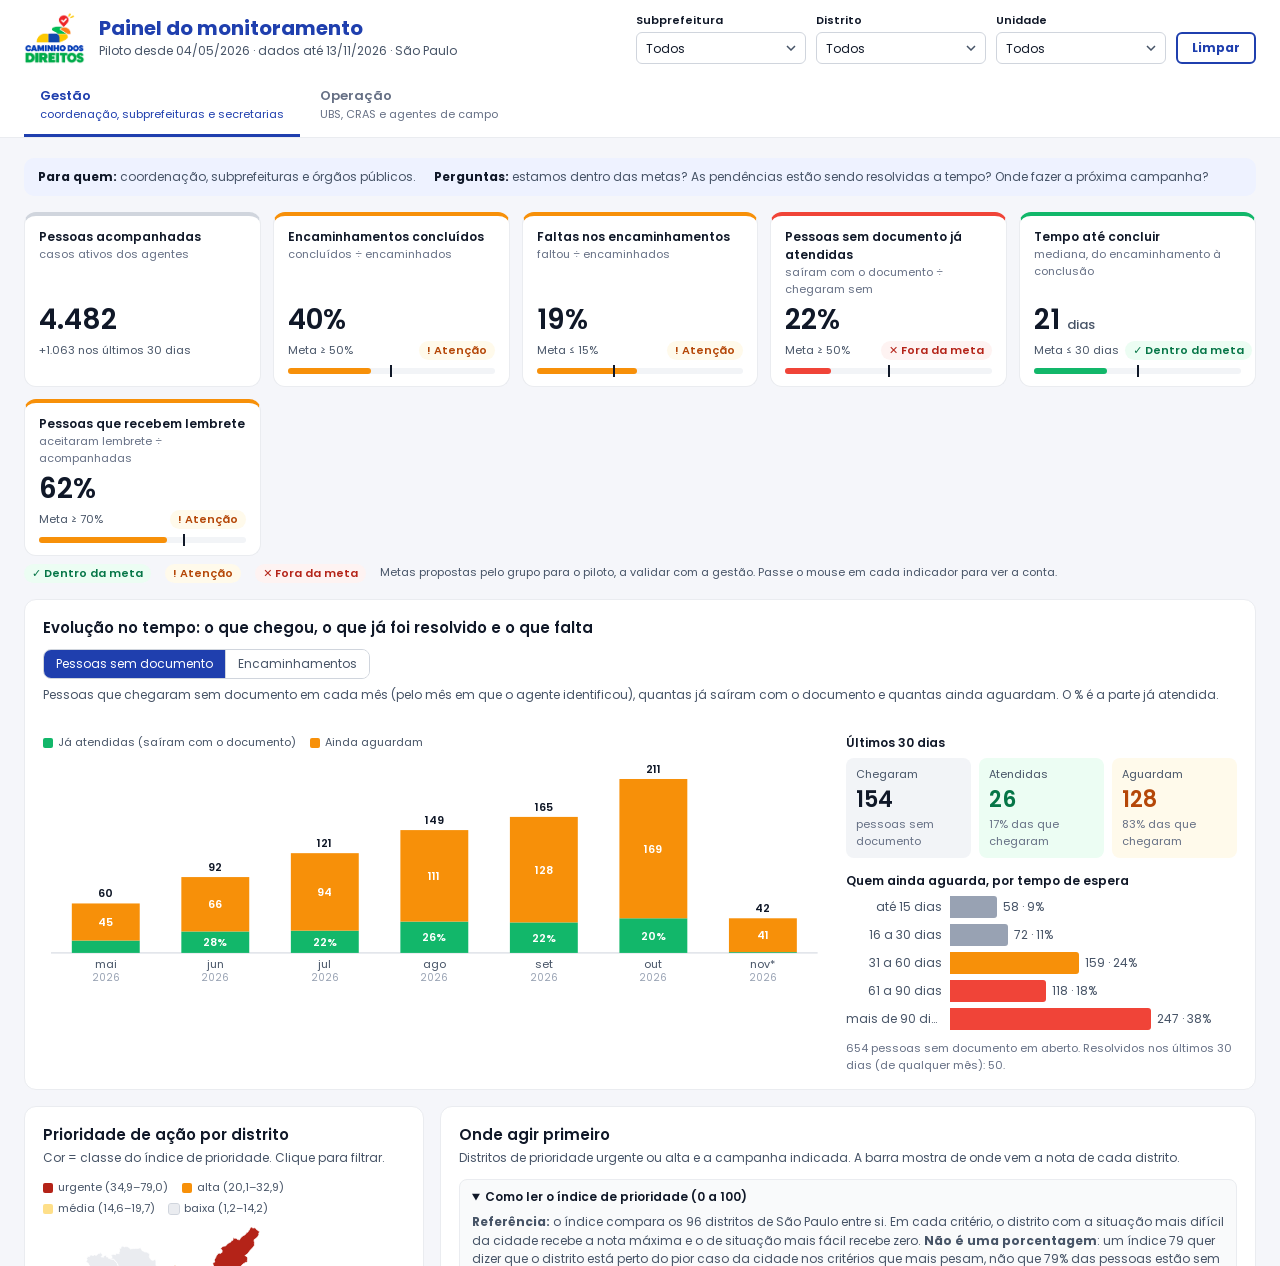
<file: index.html>
<!DOCTYPE html>
<html lang="pt-BR">
<head>
<meta charset="utf-8">
<meta name="viewport" content="width=device-width, initial-scale=1">
<title>Caminho dos Direitos</title>
<meta http-equiv="refresh" content="0; url=dashboard/">
<link rel="canonical" href="dashboard/">
</head>
<body style="font-family:system-ui,sans-serif;text-align:center;padding:40px">
<p>Abrindo o <a href="dashboard/">Painel do monitoramento</a>…</p>
</body>
</html>
</file>
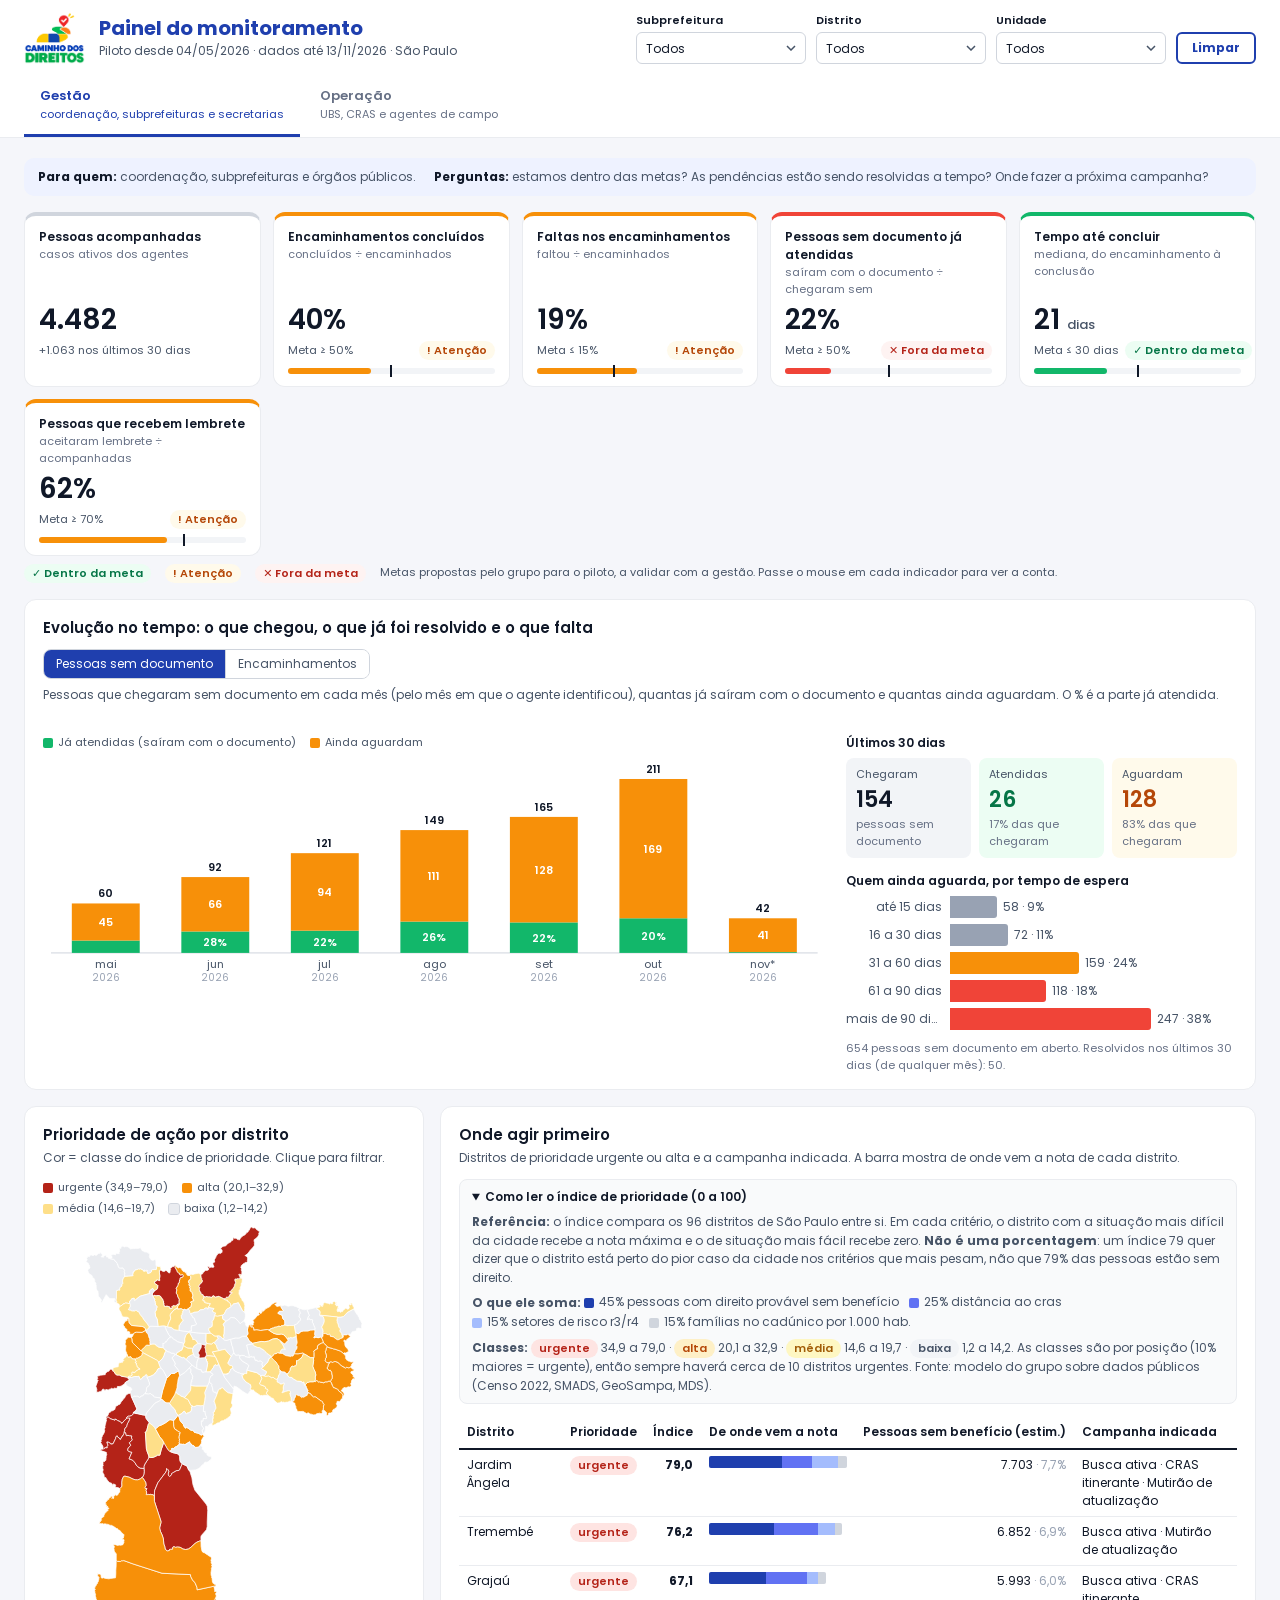
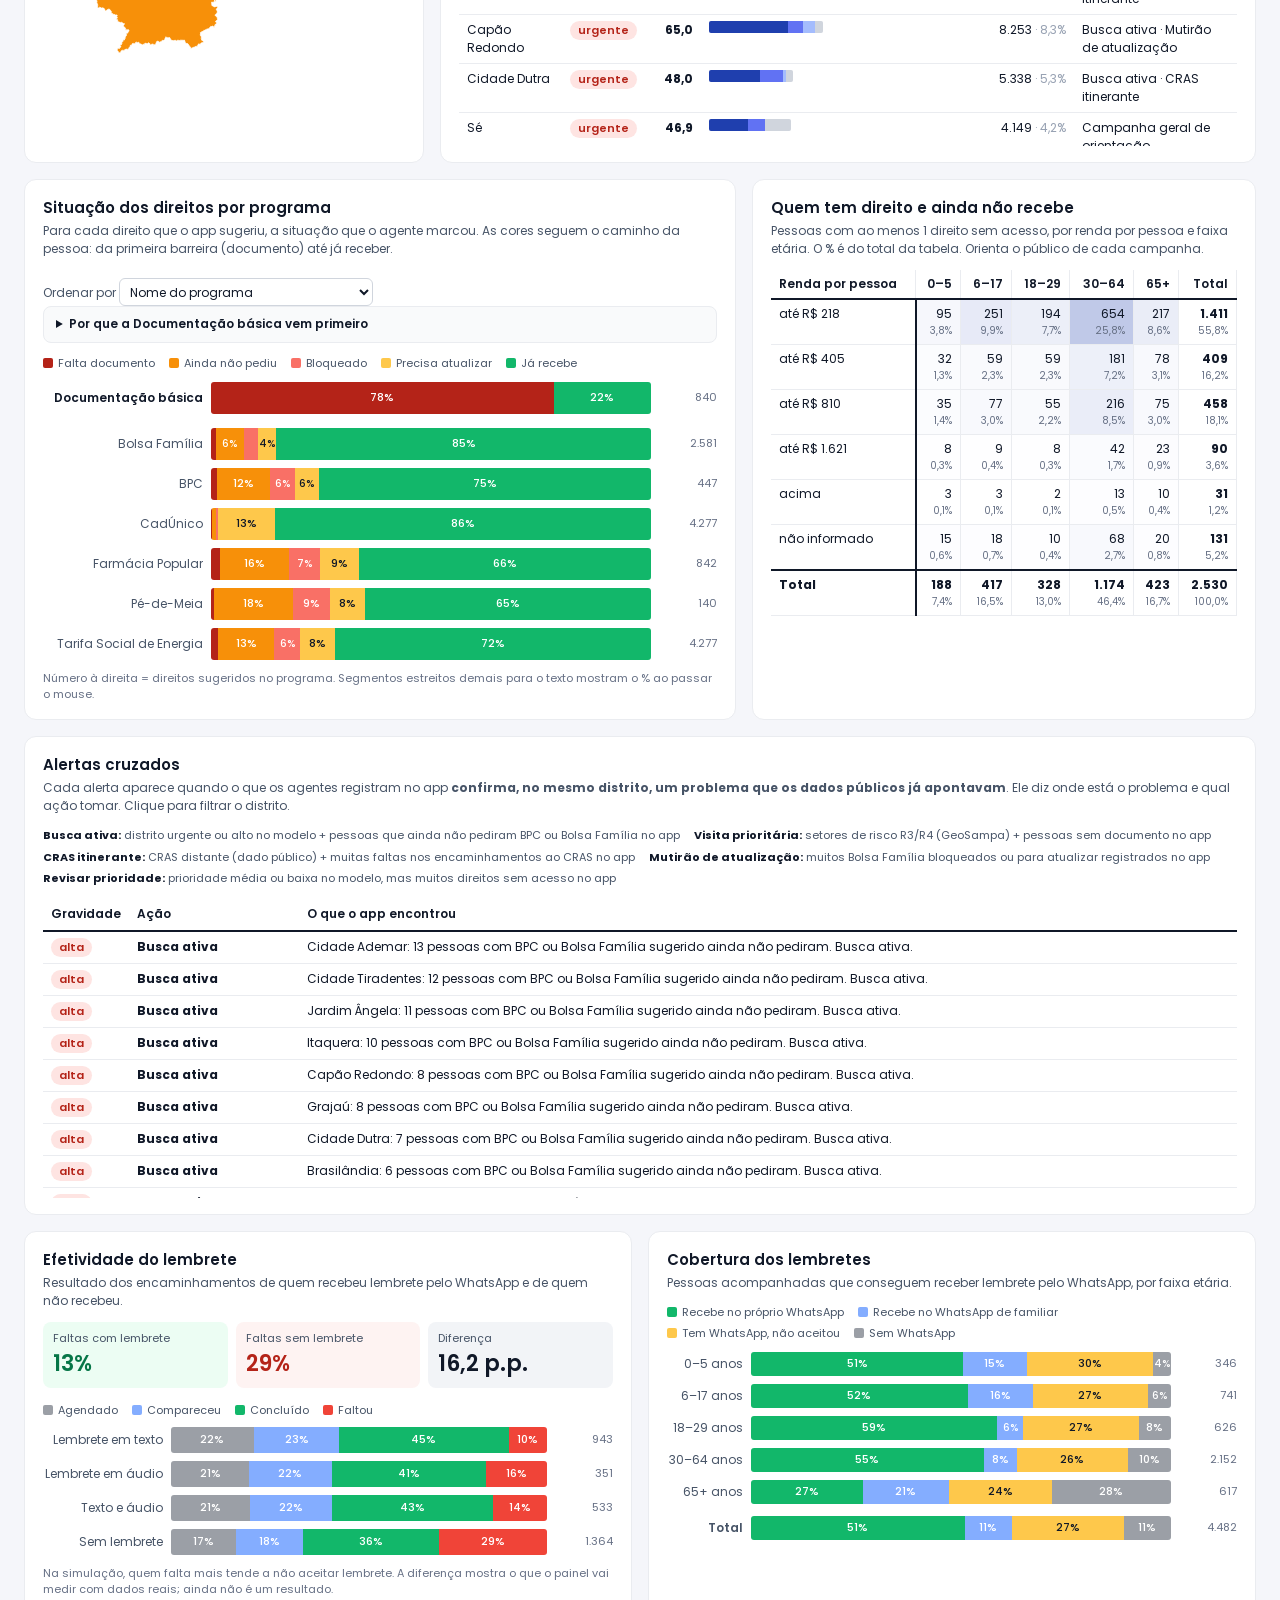
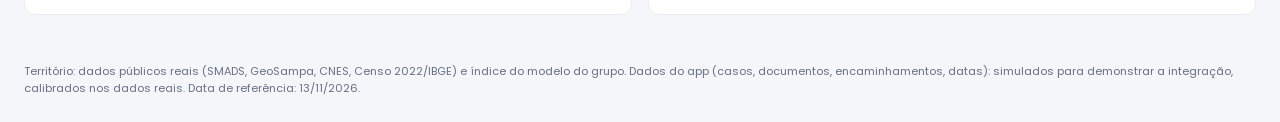
<file: dashboard/index.html>
<!DOCTYPE html>
<html lang="pt-BR">
<head>
<meta charset="utf-8">
<meta name="viewport" content="width=device-width, initial-scale=1">
<title>Caminho dos Direitos · Painel do monitoramento</title>
<link rel="preconnect" href="https://fonts.googleapis.com">
<link rel="preconnect" href="https://fonts.gstatic.com" crossorigin>
<link href="https://fonts.googleapis.com/css2?family=Poppins:wght@400;500;600;700&display=swap" rel="stylesheet">
<style>
  :root{
    --ink:#101828; --ink2:#475467; --ink3:#667085; --line:#EAECF0; --line2:#D0D5DD; --bg:#F5F6FA; --card:#fff;
    --blue:#1F3FAE; --blue-bg:#EEF2FF;
    --ok:#067647; --ok-bg:#ECFDF3; --ok-bar:#12B76A;
    --warn:#B54708; --warn-bg:#FFFAEB; --warn-bar:#F79009;
    --bad:#B42318; --bad-bg:#FEF3F2; --bad-bar:#F04438;
  }
  *{box-sizing:border-box}
  html,body{margin:0;background:var(--bg);font-family:Poppins,"Segoe UI",system-ui,sans-serif;color:var(--ink);font-size:13px}
  button,select{font:inherit}
  /* cabeçalho */
  header{background:#fff;border-bottom:1px solid var(--line);position:sticky;top:0;z-index:5}
  .topo{max-width:1440px;margin:0 auto;padding:12px 24px;display:flex;flex-wrap:wrap;align-items:center;gap:12px 24px}
  .marca{display:flex;align-items:center;gap:14px;margin-right:auto}
  .marca img{height:52px}
  .marca h1{margin:0;font-size:20px;color:var(--blue);font-weight:700;line-height:1.2}
  .marca p{margin:2px 0 0;font-size:12px;color:var(--ink2)}
  #filtros{display:flex;flex-wrap:wrap;gap:10px;align-items:flex-end}
  .slicer{display:flex;flex-direction:column;gap:3px;width:170px}
  .slicer label{font-size:11px;font-weight:600}
  .slicer select{appearance:none;-webkit-appearance:none;font-size:12px;color:var(--ink);height:32px;padding:0 26px 0 9px;
     border:1px solid var(--line2);border-radius:6px;background:#fff url("data:image/svg+xml,%3Csvg xmlns='http://www.w3.org/2000/svg' width='10' height='6'%3E%3Cpath d='M1 1l4 4 4-4' fill='none' stroke='%23475467' stroke-width='1.5'/%3E%3C/svg%3E") right 9px center no-repeat;
     cursor:pointer;text-overflow:ellipsis;white-space:nowrap;overflow:hidden;width:100%}
  .slicer select.on{border-color:var(--blue);box-shadow:0 0 0 1px var(--blue) inset}
  .slicer select:disabled{background-color:#F2F4F7;color:var(--ink2);cursor:not-allowed}
  #limpar{height:32px;padding:0 14px;border:2px solid var(--blue);border-radius:6px;background:#fff;color:var(--blue);font-weight:700;font-size:12px;cursor:pointer}
  #limpar:hover{background:var(--blue-bg)}
  .abas{max-width:1440px;margin:0 auto;padding:0 24px;display:flex;gap:4px}
  .aba{border:none;background:none;padding:10px 16px 11px;font-size:13px;font-weight:600;color:var(--ink3);cursor:pointer;border-bottom:3px solid transparent;text-align:left}
  .aba small{display:block;font-size:11px;font-weight:400}
  .aba[aria-selected="true"]{color:var(--blue);border-bottom-color:var(--blue)}
  .aba:hover{color:var(--ink)}
  main{max-width:1440px;margin:0 auto;padding:20px 24px 32px}
  .intro{display:flex;flex-wrap:wrap;gap:6px 18px;align-items:baseline;background:var(--blue-bg);border-radius:10px;padding:10px 14px;margin-bottom:16px;font-size:12px;color:var(--ink2)}
  .intro b{color:var(--ink)}
  /* grade */
  .grade{display:grid;grid-template-columns:repeat(12,1fr);gap:16px;margin-bottom:16px}
  .c3{grid-column:span 3}.c4{grid-column:span 4}.c5{grid-column:span 5}.c6{grid-column:span 6}.c7{grid-column:span 7}.c8{grid-column:span 8}.c12{grid-column:span 12}
  @media (max-width:1100px){ .c3,.c4,.c5,.c6,.c7,.c8{grid-column:span 12} }
  .card{background:var(--card);border:1px solid var(--line);border-radius:12px;padding:16px 18px;min-width:0}
  .card h2{margin:0;font-size:15px;font-weight:600}
  .card .sub{margin:3px 0 12px;font-size:12px;color:var(--ink2);line-height:1.5}
  .cab{display:flex;flex-wrap:wrap;gap:8px 16px;justify-content:space-between;align-items:flex-start}
  .nota{font-size:11px;color:var(--ink3);line-height:1.5;margin-top:10px}
  details.doc{background:#F9FAFB;border:1px solid var(--line);border-radius:8px;padding:8px 12px;margin:0 0 12px;font-size:12px;color:var(--ink2);line-height:1.55}
  details.doc summary{cursor:pointer;font-weight:600;color:var(--ink)}
  details.doc p{margin:6px 0 0}
  /* KPIs com meta */
  .kpis{display:grid;grid-template-columns:repeat(auto-fit,minmax(200px,1fr));gap:12px;margin-bottom:8px}
  .kpi{background:#fff;border:1px solid var(--line);border-radius:12px;padding:12px 14px;border-top:4px solid var(--line2);cursor:default;display:flex;flex-direction:column}
  .kpi .cabk{flex:1}  /* título ocupa o espaço que sobra: o número fica na mesma altura em todos os cards */
  .kpi.ok{border-top-color:var(--ok-bar)}.kpi.atencao{border-top-color:var(--warn-bar)}.kpi.ruim{border-top-color:var(--bad-bar)}
  .kpi .t{font-size:12px;font-weight:600}
  .kpi .d{font-size:11px;color:var(--ink3);min-height:15px}
  .kpi .v{font-size:28px;font-weight:600;line-height:1.15;margin:6px 0 4px;font-variant-numeric:tabular-nums}
  .kpi .v small{font-size:13px;font-weight:500;color:var(--ink2)}
  .kpi .m span{white-space:nowrap}
  .kpi .m{min-height:20px;display:flex;justify-content:space-between;align-items:center;gap:6px;font-size:11px;color:var(--ink2)}
  .st{display:inline-flex;align-items:center;gap:4px;padding:1px 8px;border-radius:10px;font-size:11px;font-weight:600;white-space:nowrap}
  .st.ok{background:var(--ok-bg);color:var(--ok)}.st.atencao{background:var(--warn-bg);color:var(--warn)}.st.ruim{background:var(--bad-bg);color:var(--bad)}.st.neutro{background:#F2F4F7;color:var(--ink2)}
  .trilho{position:relative;height:6px;background:#F2F4F7;border-radius:3px;margin-top:8px}
  .trilho i{position:absolute;left:0;top:0;bottom:0;border-radius:3px}
  .trilho b{position:absolute;top:-3px;width:2px;height:12px;background:var(--ink)}
  .legenda-metas{display:flex;flex-wrap:wrap;gap:6px 14px;font-size:11px;color:var(--ink2);margin-bottom:16px}
  /* controles */
  .seg-ctl{display:inline-flex;border:1px solid var(--line2);border-radius:8px;overflow:hidden}
  .seg-ctl button{border:none;background:#fff;padding:5px 12px;font-size:12px;color:var(--ink2);cursor:pointer}
  .seg-ctl button+button{border-left:1px solid var(--line2)}
  .seg-ctl button[aria-pressed="true"]{background:var(--blue);color:#fff}
  .sel-mini{font-size:12px;height:28px;border:1px solid var(--line2);border-radius:6px;padding:0 6px;background:#fff;color:var(--ink)}
  /* barras */
  .legend{display:flex;flex-wrap:wrap;gap:4px 14px;font-size:11px;color:var(--ink2)}
  .lg{display:inline-flex;align-items:center;gap:5px}
  .lg i{width:10px;height:10px;border-radius:2px;display:inline-block}
  .brow{display:flex;align-items:center;gap:8px;cursor:pointer;margin-bottom:8px}
  .brow .lbl{font-size:12px;color:var(--ink2);text-align:right;flex:none;white-space:nowrap;overflow:hidden;text-overflow:ellipsis}
  .brow .bar{flex:1;display:flex;height:100%;overflow:hidden;border-radius:3px}
  .brow .tot{flex:none;width:58px;font-size:11px;color:var(--ink3);text-align:right;font-variant-numeric:tabular-nums}
  .seg{height:100%;display:flex;align-items:center;justify-content:center;font-size:11px;font-weight:500;white-space:nowrap;overflow:hidden;transition:flex-basis .25s}
  .brow.dim{opacity:.3}
  .brow:hover .lbl{color:var(--ink)}
  .dbar{height:100%;background:#8EA0CA;border-radius:0 3px 3px 0;transition:width .25s}
  .dval{font-size:12px;color:var(--ink2);margin-left:6px;font-variant-numeric:tabular-nums;white-space:nowrap}
  /* tabelas */
  .tbl{overflow:auto;font-size:12px}
  .tbl table{width:100%;border-collapse:collapse}
  .tbl th{position:sticky;top:0;background:#fff;text-align:left;font-weight:600;font-size:12px;padding:7px 8px;border-bottom:2px solid var(--ink);white-space:nowrap;z-index:1}
  .tbl td{padding:6px 8px;border-bottom:1px solid var(--line);vertical-align:top}
  .tbl tbody tr{cursor:pointer}
  .tbl tbody tr:hover td{background:#F2F4F7}
  .tbl tr.sel td{background:var(--blue-bg)}
  .tbl td.num,.tbl th.num{text-align:right;font-variant-numeric:tabular-nums}
  .pill{display:inline-block;padding:1px 8px;border-radius:10px;font-size:11px;font-weight:600;white-space:nowrap}
  .p-urgente{background:#FEE4E2;color:#B42318}.p-alta{background:#FEF0C7;color:#B54708}.p-media{background:#FEF7C3;color:#A15C07}.p-baixa{background:#F2F4F7;color:#475467}
  .tbl::-webkit-scrollbar{width:8px;height:8px}.tbl::-webkit-scrollbar-thumb{background:var(--line2);border-radius:4px}
  .comp{display:flex;height:12px;width:120px;border-radius:2px;overflow:hidden;background:#F2F4F7}
  .comp i{height:100%}
  /* mapa */
  #mapa{width:100%;height:auto;display:block;max-height:430px}
  #mapa path{stroke:#fff;stroke-width:.7;cursor:pointer;transition:opacity .15s}
  #mapa path:hover{stroke:#101828;stroke-width:1.2}
  #mapa path.sel{stroke:#101828;stroke-width:1.8}
  /* matriz */
  #matriz table{border-collapse:collapse;font-size:12px;width:100%}
  #matriz th,#matriz td{padding:5px 8px;border:1px solid var(--line);text-align:right;font-variant-numeric:tabular-nums}
  #matriz th{font-weight:600;border-top:none;border-bottom:2px solid var(--ink)}
  #matriz th:first-child,#matriz td:first-child{text-align:left;border-left:none;white-space:nowrap}
  #matriz td:first-child{border-right:2px solid var(--ink)}
  #matriz tr.tot td{font-weight:700;border-top:2px solid var(--ink)}
  #matriz td.t{font-weight:700}
  #matriz td small{display:block;font-size:10px;color:var(--ink3);font-weight:400}
  /* evolução */
  .evo{display:grid;grid-template-columns:minmax(0,2fr) minmax(240px,1fr);gap:20px}
  @media (max-width:900px){ .evo{grid-template-columns:1fr} }
  .tiles{display:grid;grid-template-columns:repeat(3,1fr);gap:8px;margin-bottom:14px}
  .tile{border-radius:8px;padding:8px 10px;background:#F2F4F7}
  .tile .a{font-size:11px;color:var(--ink2)}
  .tile .b{font-size:22px;font-weight:600;font-variant-numeric:tabular-nums}
  .tile .c{font-size:11px;color:var(--ink3)}
  svg text{font-family:Poppins,"Segoe UI",system-ui,sans-serif}
  .vazio{color:var(--ink3);font-size:12px;padding:20px;text-align:center}
  .tag-risco{display:inline-block;font-size:10px;font-weight:600;color:#B42318;background:#FEE4E2;border-radius:4px;padding:0 5px;margin-left:4px}
  .dias{display:inline-block;min-width:44px;text-align:center;border-radius:10px;font-size:11px;font-weight:600;padding:1px 6px}
  /* tooltip */
  #tip{position:fixed;pointer-events:none;z-index:10;background:#fff;border:1px solid var(--line2);border-radius:8px;box-shadow:0 8px 24px rgba(16,24,40,.14);
       padding:9px 11px;font-size:12px;min-width:170px;max-width:320px;display:none;line-height:1.45}
  #tip .h{font-weight:700;font-size:13px;margin-bottom:3px}
  #tip .r{display:flex;justify-content:space-between;gap:14px}
  #tip .r span:first-child{color:var(--ink3)}
  footer{max-width:1440px;margin:0 auto;padding:0 24px 24px;font-size:11px;color:var(--ink3);line-height:1.6}
  [hidden]{display:none!important}
  @media (max-width:700px){
    header{position:static}
    .topo,.abas,main,footer{padding-left:16px;padding-right:16px}
    .marca img{height:40px}.marca h1{font-size:17px}
    #filtros{display:grid;grid-template-columns:1fr 1fr;width:100%}
    .slicer{width:auto}
    #limpar{grid-column:span 2}
    .brow .lbl{width:92px!important}
    .brow .tot{width:40px}
    .tiles{grid-template-columns:1fr}
  }
</style>
</head>
<body>
<header>
  <div class="topo">
    <div class="marca">
      <img src="../assets/logo.png" alt="Caminho dos Direitos">
      <div><h1>Painel do monitoramento</h1><p id="periodo">Monitoramento de documentos e benefícios · São Paulo</p></div>
    </div>
    <div id="filtros">
      <div class="slicer"><label for="f-sub">Subprefeitura</label><select id="f-sub"></select></div>
      <div class="slicer"><label for="f-dist">Distrito</label><select id="f-dist"></select></div>
      <div class="slicer"><label for="f-uni">Unidade</label><select id="f-uni"></select></div>
      <button id="limpar" type="button">Limpar</button>
    </div>
  </div>
  <div class="abas" role="tablist">
    <button class="aba" role="tab" id="tab-gestao" aria-controls="aba-gestao" data-aba="gestao">Gestão<small>coordenação, subprefeituras e secretarias</small></button>
    <button class="aba" role="tab" id="tab-operacao" aria-controls="aba-operacao" data-aba="operacao">Operação<small>UBS, CRAS e agentes de campo</small></button>
  </div>
</header>

<main>
<!-- ===================== GESTÃO ===================== -->
<section id="aba-gestao" role="tabpanel" aria-labelledby="tab-gestao">
  <div class="intro"><span><b>Para quem:</b> coordenação, subprefeituras e órgãos públicos.</span><span><b>Perguntas:</b> estamos dentro das metas? As pendências estão sendo resolvidas a tempo? Onde fazer a próxima campanha?</span></div>

  <div class="kpis" id="kpis-g"></div>
  <div class="legenda-metas"><span class="st ok">✓ Dentro da meta</span><span class="st atencao">! Atenção</span><span class="st ruim">✕ Fora da meta</span><span>Metas propostas pelo grupo para o piloto, a validar com a gestão. Passe o mouse em cada indicador para ver a conta.</span></div>

  <div class="grade">
    <div class="card c12">
      <h2>Evolução no tempo: o que chegou, o que já foi resolvido e o que falta</h2>
      <div class="seg-ctl" id="evo-tipo" style="margin:10px 0 4px"><button data-v="doc" aria-pressed="true">Pessoas sem documento</button><button data-v="enc" aria-pressed="false">Encaminhamentos</button></div>
      <p class="sub" id="evo-sub" style="min-height:36px"></p>
      <div class="evo">
        <div><div class="legend" id="evo-leg" style="margin-bottom:6px"></div><div id="evo-graf"></div></div>
        <div>
          <div style="font-size:12px;font-weight:600;margin-bottom:6px">Últimos 30 dias</div>
          <div class="tiles" id="evo-30"></div>
          <div style="font-size:12px;font-weight:600;margin-bottom:6px">Quem ainda aguarda, por tempo de espera</div>
          <div id="evo-espera"></div>
        </div>
      </div>
    </div>
  </div>

  <div class="grade">
    <div class="card c4">
      <h2>Prioridade de ação por distrito</h2>
      <p class="sub">Cor = classe do índice de prioridade. Clique para filtrar.</p>
      <div class="legend" id="legenda-mapa" style="margin-bottom:8px"></div>
      <svg id="mapa" role="img" aria-label="Mapa dos distritos de São Paulo por prioridade"></svg>
    </div>
    <div class="card c8">
      <h2>Onde agir primeiro</h2>
      <p class="sub">Distritos de prioridade urgente ou alta e a campanha indicada. A barra mostra de onde vem a nota de cada distrito.</p>
      <details class="doc" open>
        <summary>Como ler o índice de prioridade (0 a 100)</summary>
        <p><b>Referência:</b> o índice compara os 96 distritos de São Paulo entre si. Em cada critério, o distrito com a situação mais difícil da cidade recebe a nota máxima e o de situação mais fácil recebe zero. <b>Não é uma porcentagem</b>: um índice 79 quer dizer que o distrito está perto do pior caso da cidade nos critérios que mais pesam, não que 79% das pessoas estão sem direito.</p>
        <p><b>O que ele soma:</b> <span id="pesos-leg"></span></p>
        <p><b>Classes:</b> <span id="faixas-leg"></span>. As classes são por posição (10% maiores = urgente), então sempre haverá cerca de 10 distritos urgentes. Fonte: modelo do grupo sobre dados públicos (Censo 2022, SMADS, GeoSampa, MDS).</p>
      </details>
      <div id="campanhas" class="tbl" style="max-height:330px"></div>
    </div>
  </div>

  <div class="grade">
    <div class="card c7">
      <div class="cab">
        <div><h2>Situação dos direitos por programa</h2>
        <p class="sub">Para cada direito que o app sugeriu, a situação que o agente marcou. As cores seguem o caminho da pessoa: da primeira barreira (documento) até já receber.</p></div>
        <label style="font-size:12px;color:var(--ink2)">Ordenar por <select id="ord-sit" class="sel-mini"></select></label>
      </div>
      <details class="doc">
        <summary>Por que a Documentação básica vem primeiro</summary>
        <p>Sem RG, CPF ou certidão a pessoa não consegue pedir nenhum dos outros benefícios. Por isso ela fica sempre no topo, como pré-requisito, e os outros programas seguem a ordem escolhida ao lado.</p>
      </details>
      <div class="legend" id="sit-leg" style="margin-bottom:10px"></div>
      <div id="situacao"></div>
    </div>
    <div class="card c5">
      <h2>Quem tem direito e ainda não recebe</h2>
      <p class="sub">Pessoas com ao menos 1 direito sem acesso, por renda por pessoa e faixa etária. O % é do total da tabela. Orienta o público de cada campanha.</p>
      <div id="matriz" class="tbl"></div>
    </div>
  </div>

  <div class="grade">
    <div class="card c12">
      <h2>Alertas cruzados</h2>
      <p class="sub">Cada alerta aparece quando o que os agentes registram no app <b>confirma, no mesmo distrito, um problema que os dados públicos já apontavam</b>. Ele diz onde está o problema e qual ação tomar. Clique para filtrar o distrito.</p>
      <div class="legend" id="regras-leg" style="margin-bottom:10px;line-height:1.6"></div>
      <div id="alertas-g" class="tbl" style="max-height:300px"></div>
    </div>
  </div>

  <div class="grade">
    <div class="card c6">
      <h2>Efetividade do lembrete</h2>
      <p class="sub">Resultado dos encaminhamentos de quem recebeu lembrete pelo WhatsApp e de quem não recebeu.</p>
      <div id="efetividade"></div>
    </div>
    <div class="card c6">
      <h2>Cobertura dos lembretes</h2>
      <p class="sub">Pessoas acompanhadas que conseguem receber lembrete pelo WhatsApp, por faixa etária.</p>
      <div id="cobertura"></div>
    </div>
  </div>
</section>

<!-- ===================== OPERAÇÃO ===================== -->
<section id="aba-operacao" role="tabpanel" aria-labelledby="tab-operacao" hidden>
  <div class="intro"><span><b>Para quem:</b> UBS, CRAS e agentes de campo.</span><span><b>Perguntas:</b> quem está esperando, há quanto tempo, e qual é o próximo passo de cada caso?</span></div>

  <div class="kpis" id="kpis-o"></div>
  <div class="legenda-metas"><span class="st ok">✓ Dentro da meta</span><span class="st atencao">! Atenção</span><span class="st ruim">✕ Fora da meta</span><span>Prazo de referência: nenhuma pendência deveria passar de 30 dias sem resposta.</span></div>

  <div class="grade">
    <div class="card c12">
      <h2>Ritmo da equipe nas últimas 12 semanas</h2>
      <p class="sub">Casos novos cadastrados e pendências resolvidas (encaminhamento concluído) por semana. Quando os casos novos ficam acima dos resolvidos por várias semanas, a fila cresce.</p>
      <div class="legend" id="ritmo-leg" style="margin-bottom:6px"></div>
      <div id="ritmo"></div>
    </div>
  </div>

  <div class="grade">
    <div class="card c12">
      <div class="cab">
        <div><h2>Fila de trabalho</h2>
        <p class="sub">Pessoas com pendência em aberto (documento faltando ou encaminhamento sem conclusão), das que esperam há mais tempo para as mais recentes. Casos em área de risco aparecem marcados.</p></div>
        <div class="seg-ctl" id="fila-filtro"><button data-v="todas" aria-pressed="true">Todas</button><button data-v="atraso" aria-pressed="false">Há mais de 30 dias</button><button data-v="faltou" aria-pressed="false">Faltou: remarcar</button></div>
      </div>
      <div id="fila" class="tbl" style="max-height:420px"></div>
      <div class="nota" id="fila-nota"></div>
    </div>
  </div>

  <div class="grade">
    <div class="card c5">
      <h2>Documentos que faltam</h2>
      <p class="sub">Pessoas com o documento ainda pendente. O % é das pessoas sem documento. Clique para filtrar.</p>
      <div id="documentos"></div>
    </div>
    <div class="card c7">
      <h2>Encaminhamentos por destino</h2>
      <p class="sub">Do encaminhamento ao resultado, em % dos encaminhamentos de cada destino. Clique para filtrar.</p>
      <div id="encaminhamentos"></div>
    </div>
  </div>

  <div class="grade">
    <div class="card c12">
      <h2>Alertas cruzados do território</h2>
      <p class="sub">Problemas que o app confirmou em distritos que os dados públicos já apontavam. Use para planejar a busca ativa e as visitas da semana.</p>
      <div id="alertas-o" class="tbl" style="max-height:300px"></div>
    </div>
  </div>
</section>
</main>
<footer id="fonte"></footer>
<div id="tip"></div>

<script src="dados_painel.js"></script>
<script>
/* ======================= constantes ======================= */
const fmt = n => n.toLocaleString('pt-BR');
const pct = (n, d=0) => (n*100).toLocaleString('pt-BR',{minimumFractionDigits:d,maximumFractionDigits:d})+'%';
const num1 = n => n.toLocaleString('pt-BR',{minimumFractionDigits:1,maximumFractionDigits:1});
const esc = s => String(s).replace(/[&<>"]/g, c => ({'&':'&amp;','<':'&lt;','>':'&gt;','"':'&quot;'}[c]));
const $ = id => document.getElementById(id);

const COR_CLASSE = {urgente:'#B42318', alta:'#F79009', 'média':'#FEDF89', baixa:'#EAECF0'};
const CLASSES = ['urgente','alta','média','baixa'];
const COR_SIT = {'Falta documento':'#B42318','Ainda não pediu':'#F79009','Bloqueado':'#F97066','Precisa atualizar':'#FEC84B','Já recebe':'#12B76A'};
const TXT_SIT = {'Precisa atualizar':'#101828'};
const COR_RES = {'Agendado':'#9B9FA6','Compareceu':'#84ADFF','Concluído':'#12B76A','Faltou':'#F04438'};
const COR_COMP = ['#1F3FAE','#6172F3','#A4BCFD','#D0D5DD'];
const NOME_COMP = ['Pessoas com direito provável sem benefício','Distância ao CRAS','Setores de risco R3/R4','Famílias no CadÚnico por 1.000 hab.'];
const COR_FEITO = '#12B76A', COR_ABERTO = '#F79009';
const MESES = ['jan','fev','mar','abr','mai','jun','jul','ago','set','out','nov','dez'];

/* regras dos alertas: nome claro + o que cruza */
const REGRAS = {
  'Prioridade alta + direito não pedido': ['Busca ativa', 'distrito urgente ou alto no modelo + pessoas que ainda não pediram BPC ou Bolsa Família no app'],
  'Risco + documento': ['Visita prioritária', 'setores de risco R3/R4 (GeoSampa) + pessoas sem documento no app'],
  'Distância + falta': ['CRAS itinerante', 'CRAS distante (dado público) + muitas faltas nos encaminhamentos ao CRAS no app'],
  'Bloqueio no Bolsa Família': ['Mutirão de atualização', 'muitos Bolsa Família bloqueados ou para atualizar registrados no app'],
  'Modelo subestimando': ['Revisar prioridade', 'prioridade média ou baixa no modelo, mas muitos direitos sem acesso no app'],
};

/* metas: valor bom, limite de atenção, direção. Propostas do grupo para o piloto. */
const METAS = {
  conc:  {meta:.50, atencao:.35, dir:'max', txt:'≥ 50%'},
  falta: {meta:.15, atencao:.25, dir:'min', txt:'≤ 15%'},
  doc:   {meta:.50, atencao:.30, dir:'max', txt:'≥ 50%'},
  tempo: {meta:30,  atencao:45,  dir:'min', txt:'≤ 30 dias'},
  lemb:  {meta:.70, atencao:.55, dir:'max', txt:'≥ 70%'},
  atraso:{meta:.20, atencao:.40, dir:'min', txt:'≤ 20%'},
};
function status(id, v){
  const m = METAS[id]; if (v===null || isNaN(v)) return 'neutro';
  if (m.dir==='max') return v>=m.meta ? 'ok' : v>=m.atencao ? 'atencao' : 'ruim';
  return v<=m.meta ? 'ok' : v<=m.atencao ? 'atencao' : 'ruim';
}
const ROT_ST = {ok:'✓ Dentro da meta', atencao:'! Atenção', ruim:'✕ Fora da meta', neutro:'sem dados'};

/* datas: D guarda "dia do piloto" (0 = início) */
const T0 = Date.parse(D.inicio+'T00:00:00Z');
const dataDe = d => new Date(T0 + d*864e5);
const dataTxt = d => { const x = dataDe(d); return String(x.getUTCDate()).padStart(2,'0')+'/'+String(x.getUTCMonth()+1).padStart(2,'0')+'/'+x.getUTCFullYear(); };
const mesDe = d => { const x = dataDe(d); return x.getUTCFullYear()*12 + x.getUTCMonth(); };
const REF = D.ref;
$('periodo').textContent = `Piloto desde ${dataTxt(0)} · dados até ${dataTxt(REF)} · São Paulo`;

const progId = Object.fromEntries(Object.entries(D.prog).map(([k,v])=>[v,+k]));
const ID_DOC = progId['Documentação básica'];

/* ======================= índices auxiliares ======================= */
const docsPorCaso = {}; D.docs.forEach(x => (docsPorCaso[x[0]] ||= []).push(x));
const docsPendPorCaso = {}; D.docs.forEach(([c,d,di,dr]) => { if (dr<0) (docsPendPorCaso[c] ||= new Set()).add(d); });
const encPorCaso = {}; D.enc.forEach(x => (encPorCaso[x[0]] ||= []).push(x));
const destPorCaso = {}; D.enc.forEach(([c,p,de]) => (destPorCaso[c] ||= new Set()).add(de));
const lemPorCaso = {}; D.enc.forEach(([c,p,de,r,l]) => (lemPorCaso[c] ||= new Set()).add(l));
const subs = [...new Set(Object.values(D.distritos).map(d=>d.s))].sort((a,b)=>a.localeCompare(b,'pt'));
const iConc = D.RES.indexOf('Concluído'), iFaltou = D.RES.indexOf('Faltou'), iAg = D.RES.indexOf('Agendado'), iComp = D.RES.indexOf('Compareceu');

/* ======================= estado ======================= */
const F = {sub:null, dist:null, uni:null, doc:null, dest:null, lem:null, cob:null};
const UI = {aba:'gestao', evo:'doc', ordSit:'nome', fila:'todas'};
const TRAVA = {};
(() => {
  const q = new URLSearchParams(location.search);
  const sub = q.get('sub'), uni = +q.get('uni'), dist = +q.get('dist'), aba = q.get('aba');
  if (sub && subs.includes(sub)) F.sub = sub;
  if (dist && D.distritos[dist]) { F.dist = dist; F.sub = F.sub || D.distritos[dist].s; }
  if (uni && D.unidades[uni]) { F.uni = uni; F.sub = D.distritos[D.unidades[uni][1]].s; }
  if (q.get('travar') === '1') { if (F.sub) TRAVA.sub = F.sub; if (F.uni) TRAVA.uni = F.uni; }
  UI.aba = aba==='operacao' || aba==='gestao' ? aba : (uni ? 'operacao' : 'gestao');
})();
function aplicarTrava(){
  if (TRAVA.sub) { F.sub = TRAVA.sub; if (F.dist && D.distritos[F.dist].s !== TRAVA.sub) F.dist = null; }
  if (TRAVA.uni) { F.uni = TRAVA.uni; F.dist = null; }
}
function distritosGeo(){
  if (F.uni) return new Set([D.unidades[F.uni][1]]);
  return new Set(Object.keys(D.distritos).map(Number).filter(k =>
    (!F.sub || D.distritos[k].s === F.sub) && (!F.dist || k === F.dist)));
}
function casoPassa(id, c, geo, ignorar){
  if (!geo.has(c[0])) return false;
  if (F.uni && c[1] !== F.uni) return false;
  if (F.doc!==null && ignorar!=='doc' && !(docsPendPorCaso[id] && docsPendPorCaso[id].has(F.doc))) return false;
  if (F.dest!==null && ignorar!=='dest' && !(destPorCaso[id] && destPorCaso[id].has(F.dest))) return false;
  if (F.lem!==null && ignorar!=='lem' && !(lemPorCaso[id] && lemPorCaso[id].has(F.lem))) return false;
  if (F.cob!==null && ignorar!=='cob' && c[6]!==F.cob) return false;
  return true;
}
function casosFiltrados(geo, ignorar){
  const s = new Set();
  for (const [id,c] of Object.entries(D.casos)) if (casoPassa(+id, c, geo, ignorar)) s.add(+id);
  return s;
}

/* ======================= filtros e abas ======================= */
function opts(sel, itens, atual){
  sel.innerHTML = '<option value="">Todos</option>' + itens.map(([v,t]) => `<option value="${esc(v)}"${String(v)===String(atual)?' selected':''}>${esc(t)}</option>`).join('');
  sel.classList.toggle('on', atual!==null && atual!=='');
}
function montarFiltros(){
  aplicarTrava();
  opts($('f-sub'), subs.map(s=>[s,s]), F.sub);
  const ds = Object.entries(D.distritos).filter(([k,d]) => !F.sub || d.s===F.sub)
     .sort((a,b)=>a[1].n.localeCompare(b[1].n,'pt')).map(([k,d])=>[k,d.n]);
  opts($('f-dist'), ds, F.dist);
  const us = Object.entries(D.unidades).filter(([k,u]) => {
     const d = D.distritos[u[1]]; return d && (!F.sub || d.s===F.sub) && (!F.dist || u[1]===F.dist);
  }).sort((a,b)=>a[1][0].localeCompare(b[1][0],'pt')).map(([k,u])=>[k,u[0]]);
  opts($('f-uni'), us, F.uni);
  $('f-sub').disabled = !!TRAVA.sub; $('f-dist').disabled = !!TRAVA.uni; $('f-uni').disabled = !!TRAVA.uni;
}
$('f-sub').onchange = e => { F.sub = e.target.value || null; F.dist = null; F.uni = null; render(); };
$('f-dist').onchange = e => { F.dist = e.target.value ? +e.target.value : null; F.uni = null; render(); };
$('f-uni').onchange = e => { F.uni = e.target.value ? +e.target.value : null; render(); };
$('limpar').onclick = () => { Object.keys(F).forEach(k=>F[k]=null); render(); };
function escolherDistrito(k){
  if (F.dist === k) F.dist = null;
  else { F.dist = k; if (F.sub && D.distritos[k].s !== F.sub) F.sub = null; }
  F.uni = null; render();
}
document.querySelectorAll('.aba').forEach(b => b.onclick = () => {
  UI.aba = b.dataset.aba;
  const q = new URLSearchParams(location.search); q.set('aba', UI.aba);
  try { history.replaceState(null, '', '?' + q.toString()); } catch(e) {}
  render();
});
function ligarSeg(id, chave){
  $(id).querySelectorAll('button').forEach(b => b.onclick = () => { UI[chave] = b.dataset.v; render(); });
}
ligarSeg('evo-tipo','evo'); ligarSeg('fila-filtro','fila');
function marcarSeg(id, v){ $(id).querySelectorAll('button').forEach(b => b.setAttribute('aria-pressed', String(b.dataset.v===v))); }

/* ======================= tooltip ======================= */
const tip = $('tip');
function mostrarTip(e, html){ tip.innerHTML = html; tip.style.display='block'; moverTip(e); }
function moverTip(e){
  const w = tip.offsetWidth, h = tip.offsetHeight;
  let x = e.clientX + 14, y = e.clientY + 14;
  if (x + w > innerWidth - 6) x = e.clientX - w - 14;
  if (y + h > innerHeight - 6) y = e.clientY - h - 14;
  tip.style.left = Math.max(6,x)+'px'; tip.style.top = Math.max(6,y)+'px';
}
function esconderTip(){ tip.style.display='none'; }
function ligarTip(el, fn){ el.onmouseenter = e => mostrarTip(e, fn()); el.onmousemove = moverTip; el.onmouseleave = esconderTip; }
const linha = (a,b) => `<div class="r"><span>${a}</span><b>${b}</b></div>`;
const dica = t => `<div style="color:#667085;font-size:11px;margin-top:4px">${t}</div>`;

/* ======================= peças reutilizáveis ======================= */
function kpiCard(o){
  // o: {t, d, v (texto), st, metaTxt, frac (0..1 para o trilho), metaFrac, tip}
  const el = document.createElement('div');
  el.className = 'kpi ' + (o.st || '');
  el.innerHTML = `<div class="cabk"><div class="t">${o.t}</div><div class="d">${o.d||''}</div></div><div class="v">${o.v}</div>
    <div class="m">${o.metaTxt ? `<span>Meta ${o.metaTxt}</span>` : `<span>${o.extra||''}</span>`}${o.st ? `<span class="st ${o.st}">${ROT_ST[o.st]}</span>` : ''}</div>
    ${o.frac!==undefined ? `<div class="trilho"><i style="width:${Math.min(100,o.frac*100)}%;background:${o.st==='ok'?'var(--ok-bar)':o.st==='atencao'?'var(--warn-bar)':o.st==='ruim'?'var(--bad-bar)':'#98A2B3'}"></i>${o.metaFrac!==undefined?`<b style="left:calc(${Math.min(100,o.metaFrac*100)}% - 1px)"></b>`:''}</div>` : '<div class="trilho" style="visibility:hidden"></div>'}`;
  if (o.tip) ligarTip(el, () => o.tip);
  return el;
}
/* barra empilhada com % em todos os segmentos que cabem; o resto fica no tooltip */
function barraEmp(cont, {nome, v, cats, cores, txt={}, larguraLbl=150, altura=30, dim=false, onClick, tipExtra='', unidade='', mostrarTot=true}){
  const tot = v.reduce((a,b)=>a+b,0);
  const row = document.createElement('div');
  row.className = 'brow' + (dim ? ' dim' : '');
  row.style.height = altura+'px';
  row.innerHTML = `<div class="lbl" style="width:${larguraLbl}px" title="${esc(nome)}">${esc(nome)}</div><div class="bar">${
    tot ? cats.map((s,i) => v[i] ? `<div class="seg" data-i="${i}" style="flex:0 0 ${v[i]/tot*100}%;background:${cores[s]||cores[i]};color:${txt[s]||'#fff'}${v[i]/tot < .07 ? ';font-size:10px' : ''}">${pct(v[i]/tot)}</div>` : '').join('') : '<span class="dval">sem dados</span>'
  }</div>${mostrarTot?`<div class="tot">${fmt(tot)}${unidade}</div>`:''}`;
  if (onClick) row.onclick = onClick;
  row.querySelectorAll('.seg').forEach(sg => {
    const i = +sg.dataset.i;
    ligarTip(sg, () => `<div class="h">${esc(nome)}</div>${linha(cats[i], fmt(v[i]))}${linha('% da linha', pct(v[i]/tot,1))}${linha('Total da linha', fmt(tot))}${tipExtra}`);
  });
  cont.appendChild(row);
  // mostra o % em todo segmento onde o texto cabe; nos estreitos demais ele fica no tooltip
  const larg = row.querySelector('.bar').clientWidth;
  row.querySelectorAll('.seg').forEach(sg => { const i = +sg.dataset.i; if (larg * v[i]/tot < sg.textContent.length * 6.2 + 4) sg.textContent = ''; });
  return row;
}
function legenda(el, cats, cores){ el.innerHTML = cats.map((s,i)=>`<span class="lg"><i style="background:${cores[s]||cores[i]}"></i>${esc(s)}</span>`).join(''); }
const corDias = d => d > 60 ? ['#FEE4E2','#B42318'] : d > 30 ? ['#FEF0C7','#B54708'] : ['#F2F4F7','#475467'];

/* barras verticais empilhadas (feito + aberto) com rótulos — SVG */
function grafColunas(el, grupos, {series, cores, altura=230, rotTopo, rotDentro, tipFn}){
  const W = Math.max(320, el.clientWidth || 700), H = altura, mL = 8, mR = 8, mT = 22, mB = 34;
  const n = grupos.length, bw = Math.min(70, (W-mL-mR)/n*0.62), passo = (W-mL-mR)/n;
  const max = Math.max(1, ...grupos.map(g => series.reduce((a,s)=>a+g[s],0)));
  const y = v => (H-mB) - v/max*(H-mB-mT);
  let s = `<svg width="100%" viewBox="0 0 ${W} ${H}" role="img">`;
  s += `<line x1="${mL}" x2="${W-mR}" y1="${H-mB}" y2="${H-mB}" stroke="#D0D5DD"/>`;
  grupos.forEach((g,i) => {
    const x = mL + passo*i + (passo-bw)/2; let base = 0;
    series.forEach(ser => {
      const v = g[ser]; if (!v) return;
      const y1 = y(base+v), y0 = y(base);
      s += `<rect class="col" data-i="${i}" x="${x}" y="${y1}" width="${bw}" height="${Math.max(0,y0-y1)}" fill="${cores[ser]}"/>`;
      const rd = rotDentro && rotDentro(g, ser);
      if (rd && y0-y1 >= 15) s += `<text x="${x+bw/2}" y="${(y0+y1)/2+4}" text-anchor="middle" font-size="11" fill="#fff" font-weight="600" pointer-events="none">${rd}</text>`;
      base += v;
    });
    s += `<text x="${x+bw/2}" y="${y(base)-6}" text-anchor="middle" font-size="11" fill="#101828" font-weight="600">${rotTopo(g)}</text>`;
    s += `<text x="${x+bw/2}" y="${H-mB+15}" text-anchor="middle" font-size="11" fill="#475467">${g.rot}</text>`;
    if (g.rot2) s += `<text x="${x+bw/2}" y="${H-mB+28}" text-anchor="middle" font-size="10" fill="#98A2B3">${g.rot2}</text>`;
  });
  el.innerHTML = s + '</svg>';
  el.querySelectorAll('rect.col').forEach(r => ligarTip(r, () => tipFn(grupos[+r.dataset.i])));
}

/* ======================= mapa ======================= */
const svg = $('mapa');
svg.setAttribute('viewBox', `0 0 ${D.mapW} ${D.mapH}`);
const pathEls = {};
for (const [k,d] of Object.entries(D.paths)) {
  const p = document.createElementNS('http://www.w3.org/2000/svg','path');
  p.setAttribute('d', d); svg.appendChild(p); pathEls[k] = p;
  p.onclick = () => { esconderTip(); escolherDistrito(+k); };
}
$('legenda-mapa').innerHTML = CLASSES.map(c => `<span class="lg"><i style="background:${COR_CLASSE[c]};${c==='baixa'?'outline:1px solid #D0D5DD':''}"></i>${c} (${num1(D.faixas[c][0])}–${num1(D.faixas[c][1])})</span>`).join('');
$('pesos-leg').innerHTML = D.pesos.map((w,i)=>`<span class="lg" style="margin-right:10px"><i style="background:${COR_COMP[i]}"></i>${Math.round(w*100)}% ${NOME_COMP[i].toLowerCase()}</span>`).join('');
$('faixas-leg').innerHTML = CLASSES.map(c=>`<span class="pill p-${c==='média'?'media':c}">${c}</span> ${num1(D.faixas[c][0])} a ${num1(D.faixas[c][1])}`).join(' · ');
$('regras-leg').innerHTML = Object.values(REGRAS).map(([n,t])=>`<span><b style="color:#101828">${n}:</b> ${t}</span>`).join('');
legenda($('sit-leg'), D.SIT, COR_SIT);
$('ord-sit').innerHTML = `<option value="nome">Nome do programa</option>` + D.SIT.map((s,i)=>`<option value="${i}">% ${s.toLowerCase()} (maior primeiro)</option>`).join('');
$('ord-sit').onchange = e => { UI.ordSit = e.target.value; render(); };
$('fonte').textContent = `Território: dados públicos reais (SMADS, GeoSampa, CNES, Censo 2022/IBGE) e índice do modelo do grupo. Dados do app (casos, documentos, encaminhamentos, datas): simulados para demonstrar a integração, calibrados nos dados reais. Data de referência: ${dataTxt(REF)}.`;

/* ======================= cálculos comuns ======================= */
function fluxoDocs(casos){
  // por pessoa: chegou sem documento em [di]; atendida quando todos os documentos foram resolvidos
  const out = [];
  casos.forEach(id => {
    const ds = docsPorCaso[id]; if (!ds) return;
    const fs = F.doc===null ? ds : ds.filter(x=>x[1]===F.doc); if (!fs.length) return;
    const di = Math.min(...fs.map(x=>x[2])), pend = fs.some(x=>x[3]<0);
    out.push({id, ini:di, fim: pend ? -1 : Math.max(...fs.map(x=>x[3]))});
  });
  return out;
}
function fluxoEnc(casos){
  const out = [];
  D.enc.forEach(([c,p,de,r,l,dEnc,dRes]) => {
    if (!casos.has(c) ||(F.dest!==null && de!==F.dest) || (F.lem!==null && l!==F.lem)) return;
    out.push({id:c, ini:dEnc, fim: r===iConc ? dRes : -1, r, de, p});
  });
  return out;
}
const mediana = a => { if (!a.length) return null; const s=[...a].sort((x,y)=>x-y), m=s.length>>1; return s.length%2 ? s[m] : (s[m-1]+s[m])/2; };

/* ======================= render ======================= */
function render(){
  esconderTip();
  montarFiltros();
  document.querySelectorAll('.aba').forEach(b => b.setAttribute('aria-selected', String(b.dataset.aba===UI.aba)));
  $('aba-gestao').hidden = UI.aba!=='gestao'; $('aba-operacao').hidden = UI.aba!=='operacao';
  const geo = distritosGeo();
  const casos = casosFiltrados(geo);
  const ctx = {geo, casos};
  if (UI.aba==='gestao') renderGestao(ctx); else renderOperacao(ctx);
}

/* ----------------------- GESTÃO ----------------------- */
function renderGestao({geo, casos}){
  // KPIs com meta
  let ativos = 0, novos30 = 0;
  casos.forEach(id => { const c = D.casos[id]; if (c[5]) ativos++; if (c[7] > REF-30) novos30++; });
  const fe = fluxoEnc(casos);
  const encTot = fe.length, encConc = fe.filter(x=>x.r===iConc).length, encFalta = fe.filter(x=>x.r===iFaltou).length;
  const tempos = fe.filter(x=>x.r===iConc && x.fim>=0).map(x=>x.fim-x.ini);
  const tMed = mediana(tempos);
  const fd = fluxoDocs(casos), docAt = fd.filter(x=>x.fim>=0).length;
  let lembSim = 0; casos.forEach(id => { const c = D.casos[id]; if (c[5] && c[6]<=1) lembSim++; });
  const vConc = encTot ? encConc/encTot : null, vFalta = encTot ? encFalta/encTot : null, vDoc = fd.length ? docAt/fd.length : null, vLemb = ativos ? lembSim/ativos : null;
  const k = $('kpis-g'); k.innerHTML = '';
  k.appendChild(kpiCard({t:'Pessoas acompanhadas', d:'casos ativos dos agentes', v:fmt(ativos), extra:`+${fmt(novos30)} nos últimos 30 dias`,
    tip:`<div class="h">Pessoas acompanhadas</div>${linha('Casos ativos', fmt(ativos))}${linha('Total, com encerrados', fmt(casos.size))}${linha('Cadastrados nos últimos 30 dias', fmt(novos30))}${dica('Contexto, sem meta: o volume depende do tamanho da equipe.')}`}));
  const st1 = status('conc', vConc);
  k.appendChild(kpiCard({t:'Encaminhamentos concluídos', d:'concluídos ÷ encaminhados', v: vConc===null?'–':pct(vConc), st:st1, metaTxt:METAS.conc.txt, frac:vConc||0, metaFrac:METAS.conc.meta,
    tip:`<div class="h">Encaminhamentos concluídos</div>${linha('Concluídos', fmt(encConc))}${linha('Encaminhados', fmt(encTot))}${linha('Meta', METAS.conc.txt)}${dica('Atenção entre 35% e 50%. Abaixo de 35%, fora da meta.')}`}));
  const st2 = status('falta', vFalta);
  k.appendChild(kpiCard({t:'Faltas nos encaminhamentos', d:'faltou ÷ encaminhados', v: vFalta===null?'–':pct(vFalta), st:st2, metaTxt:METAS.falta.txt, frac:(vFalta||0)/.4, metaFrac:METAS.falta.meta/.4,
    tip:`<div class="h">Faltas nos encaminhamentos</div>${linha('Faltaram', fmt(encFalta))}${linha('Encaminhados', fmt(encTot))}${linha('Meta', METAS.falta.txt)}${dica('Quanto menor, melhor. Atenção até 25%. A barra vai de 0% a 40%.')}`}));
  const st3 = status('doc', vDoc);
  k.appendChild(kpiCard({t:'Pessoas sem documento já atendidas', d:'saíram com o documento ÷ chegaram sem', v: vDoc===null?'–':pct(vDoc), st:st3, metaTxt:METAS.doc.txt, frac:vDoc||0, metaFrac:METAS.doc.meta,
    tip:`<div class="h">Pessoas sem documento já atendidas</div>${linha('Chegaram sem documento', fmt(fd.length))}${linha('Já atendidas', fmt(docAt))}${linha('Ainda aguardam', fmt(fd.length-docAt))}${linha('Meta', METAS.doc.txt)}`}));
  const st4 = status('tempo', tMed);
  k.appendChild(kpiCard({t:'Tempo até concluir', d:'mediana, do encaminhamento à conclusão', v: tMed===null?'–':`${fmt(Math.round(tMed))} <small>dias</small>`, st:st4, metaTxt:METAS.tempo.txt, frac:(tMed||0)/60, metaFrac:METAS.tempo.meta/60,
    tip:`<div class="h">Tempo até concluir</div>${linha('Mediana', tMed===null?'–':fmt(Math.round(tMed))+' dias')}${linha('Encaminhamentos concluídos', fmt(tempos.length))}${linha('Meta', METAS.tempo.txt)}${dica('Quanto menor, melhor. Metade dos encaminhamentos concluídos levou até esse tempo. A barra vai de 0 a 60 dias.')}`}));
  const st5 = status('lemb', vLemb);
  k.appendChild(kpiCard({t:'Pessoas que recebem lembrete', d:'aceitaram lembrete ÷ acompanhadas', v: vLemb===null?'–':pct(vLemb), st:st5, metaTxt:METAS.lemb.txt, frac:vLemb||0, metaFrac:METAS.lemb.meta,
    tip:`<div class="h">Pessoas que recebem lembrete</div>${linha('Recebem (próprio ou de familiar)', fmt(lembSim))}${linha('Pessoas acompanhadas', fmt(ativos))}${linha('Meta', METAS.lemb.txt)}${dica('O lembrete reduz faltas: veja "Efetividade do lembrete".')}`}));

  // evolução no tempo
  marcarSeg('evo-tipo', UI.evo);
  const fl = UI.evo==='doc' ? fd : fe;
  const rotulos = UI.evo==='doc'
    ? {feito:'Já atendidas (saíram com o documento)', aberto:'Ainda aguardam', quem:'pessoas sem documento', chegou:'Chegaram sem documento', feitoC:'Atendidas', aguardaC:'Aguardam', dos:'das que chegaram'}
    : {feito:'Concluídos', aberto:'Em aberto (agendado, compareceu ou faltou)', quem:'encaminhamentos', chegou:'Encaminhados', feitoC:'Concluídos', aguardaC:'Em aberto', dos:'dos encaminhados'};
  $('evo-sub').innerHTML = UI.evo==='doc'
    ? 'Pessoas que chegaram sem documento em cada mês (pelo mês em que o agente identificou), quantas já saíram com o documento e quantas ainda aguardam. O % é a parte já atendida.'
    : 'Encaminhamentos feitos em cada mês, quantos já foram concluídos e quantos seguem em aberto. O % é a parte concluída.';
  legenda($('evo-leg'), [rotulos.feito, rotulos.aberto], [COR_FEITO, COR_ABERTO]);
  const m0 = mesDe(0), m1 = mesDe(REF);
  const grupos = [];
  for (let m = m0; m <= m1; m++) grupos.push({m, rot: MESES[m%12] + (m===m1 ? '*' : ''), rot2: String(Math.floor(m/12)), feito:0, aberto:0});
  fl.forEach(x => { const g = grupos[mesDe(x.ini)-m0]; if (!g) return; if (x.fim>=0) g.feito++; else g.aberto++; });
  grafColunas($('evo-graf'), grupos, {series:['feito','aberto'], cores:{feito:COR_FEITO, aberto:COR_ABERTO},
    rotTopo: g => fmt(g.feito+g.aberto), rotDentro: (g,s) => s==='feito' && g.feito ? pct(g.feito/(g.feito+g.aberto)) : (s==='aberto' && g.aberto ? fmt(g.aberto) : ''),
    tipFn: g => { const t=g.feito+g.aberto; return `<div class="h">${MESES[g.m%12]}/${Math.floor(g.m/12)}${g.m===m1?' (até '+dataTxt(REF)+')':''}</div>${linha(rotulos.chegou, fmt(t))}${linha(rotulos.feitoC, fmt(g.feito)+(t?' ('+pct(g.feito/t)+')':''))}${linha('Ainda aguardam', fmt(g.aberto)+(t?' ('+pct(g.aberto/t)+')':''))}`; }});
  // últimos 30 dias
  const rec = fl.filter(x => x.ini > REF-30), recF = rec.filter(x=>x.fim>=0).length;
  const resolvidos30 = fl.filter(x => x.fim > REF-30).length;
  $('evo-30').innerHTML = `
    <div class="tile"><div class="a">Chegaram</div><div class="b">${fmt(rec.length)}</div><div class="c">${rotulos.quem}</div></div>
    <div class="tile" style="background:var(--ok-bg)"><div class="a">${rotulos.feitoC}</div><div class="b" style="color:var(--ok)">${fmt(recF)}</div><div class="c">${rec.length?pct(recF/rec.length):'–'} ${rotulos.dos}</div></div>
    <div class="tile" style="background:var(--warn-bg)"><div class="a">${rotulos.aguardaC}</div><div class="b" style="color:var(--warn)">${fmt(rec.length-recF)}</div><div class="c">${rec.length?pct((rec.length-recF)/rec.length):'–'} ${rotulos.dos}</div></div>`;
  // espera de quem está em aberto
  const abertos = fl.filter(x=>x.fim<0).map(x=>REF-x.ini);
  const FX = [['até 15 dias',0,15],['16 a 30 dias',16,30],['31 a 60 dias',31,60],['61 a 90 dias',61,90],['mais de 90 dias',91,1e9]];
  const cnt = FX.map(([n,a,b]) => abertos.filter(d=>d>=a&&d<=b).length), maxF = Math.max(1,...cnt);
  $('evo-espera').innerHTML = FX.map(([n],i) => {
    const cor = i>=3 ? 'var(--bad-bar)' : i===2 ? 'var(--warn-bar)' : '#98A2B3';
    return `<div class="brow" style="height:22px;margin-bottom:6px;cursor:default"><div class="lbl" style="width:96px">${n}</div><div style="flex:1;display:flex;align-items:center;height:100%"><div class="dbar" style="width:${cnt[i]/maxF*70}%;background:${cor}"></div><span class="dval">${fmt(cnt[i])} · ${abertos.length?pct(cnt[i]/abertos.length):'–'}</span></div></div>`;
  }).join('') + `<div class="nota">${fmt(abertos.length)} ${rotulos.quem} em aberto. Resolvidos nos últimos 30 dias (de qualquer mês): ${fmt(resolvidos30)}.</div>`;

  // mapa
  const casosDistTodos = {};
  casosFiltrados(new Set(Object.keys(D.distritos).map(Number))).forEach(id => { const c = D.casos[id]; if (c[5] && (!F.uni || c[1]===F.uni)) casosDistTodos[c[0]] = (casosDistTodos[c[0]]||0)+1; });
  for (const [kk,p] of Object.entries(pathEls)) {
    const d = D.distritos[kk];
    p.setAttribute('fill', COR_CLASSE[d.c] || '#EAECF0');
    p.style.opacity = geo.has(+kk) ? 1 : .22;
    p.classList.toggle('sel', F.dist === +kk);
    ligarTip(p, () => `<div class="h">${esc(d.n)}</div>${linha('Subprefeitura', esc(d.s))}${linha('Índice de prioridade (0–100)', num1(d.idx))}${linha('Prioridade', `<span class="pill p-${d.c==='média'?'media':d.c}">${d.c}</span>`)}${linha('Pessoas com direito provável sem benefício', fmt(Math.round(d.lac)))}${linha('Distância ao CRAS', d.cras.toLocaleString('pt-BR',{maximumFractionDigits:1})+' km')}${linha('Setores de risco R3/R4', fmt(d.risco))}${linha('Pessoas acompanhadas (app)', fmt(casosDistTodos[kk]||0))}${dica('Clique para filtrar')}`);
  }

  // onde agir primeiro
  const regras = {};
  [...D.alertas].sort((a,b)=>a[4]-b[4]).forEach(([kk,regra]) => { const n = (REGRAS[regra]||[regra])[0]; (regras[kk] ||= []); if (!regras[kk].includes(n)) regras[kk].push(n); });
  const lacTot = Object.values(D.distritos).reduce((a,d)=>a+d.lac,0);
  const linhasCamp = Object.entries(D.distritos).filter(([kk,d]) => geo.has(+kk) && (d.c==='urgente' || d.c==='alta')).sort((a,b)=>b[1].idx-a[1].idx);
  $('campanhas').innerHTML = linhasCamp.length ? `<table><thead><tr><th>Distrito</th><th>Prioridade</th><th class="num">Índice</th><th>De onde vem a nota</th><th class="num">Pessoas sem benefício (estim.)</th><th>Campanha indicada</th></tr></thead><tbody>${
    linhasCamp.map(([kk,d]) => `<tr data-k="${kk}" class="${F.dist===+kk?'sel':''}"><td>${esc(d.n)}</td><td><span class="pill p-${d.c==='média'?'media':d.c}">${d.c}</span></td><td class="num"><b>${num1(d.idx)}</b></td>
      <td><div class="comp" style="width:${Math.max(8,d.idx/80*140)}px">${d.comp.map((v,i)=>`<i style="width:${v/d.idx*100}%;background:${COR_COMP[i]}"></i>`).join('')}</div></td>
      <td class="num">${fmt(Math.round(d.lac))} <span style="color:#98A2B3">· ${pct(d.lac/lacTot,1)}</span></td><td>${esc((regras[kk]||['Campanha geral de orientação']).join(' · '))}</td></tr>`).join('')
  }</tbody></table>` : `<div class="vazio">Nenhum distrito de prioridade urgente ou alta na seleção.<br>Campanhas só são indicadas para prioridade urgente ou alta.</div>`;
  $('campanhas').querySelectorAll('tbody tr').forEach(tr => {
    const kk = +tr.dataset.k, d = D.distritos[kk];
    tr.onclick = () => escolherDistrito(kk);
    ligarTip(tr, () => `<div class="h">${esc(d.n)} · índice ${num1(d.idx)}</div>${d.comp.map((v,i)=>linha(`<i style="display:inline-block;width:8px;height:8px;background:${COR_COMP[i]};margin-right:4px"></i>${NOME_COMP[i]} (peso ${Math.round(D.pesos[i]*100)}%)`, num1(v)+' pts')).join('')}
      <div style="border-top:1px solid #EAECF0;margin:4px 0"></div>${linha('Pessoas sem benefício (estim.)', fmt(Math.round(d.lac)))}${linha('Distância ao CRAS', d.cras.toLocaleString('pt-BR',{maximumFractionDigits:1})+' km')}${linha('Setores R3/R4', fmt(d.risco))}${linha('CadÚnico por 1.000 hab.', num1(d.cad1000))}${dica('Pts = quanto cada critério soma no índice. Clique para filtrar.')}`);
  });

  // situação dos direitos por programa
  const sit = {}; Object.keys(D.prog).forEach(p => sit[p] = D.SIT.map(()=>0));
  D.itens.forEach(([c,p,s]) => { if (casos.has(c)) sit[p][s]++; });
  $('ord-sit').value = UI.ordSit;
  const outros = Object.keys(D.prog).map(Number).filter(p => p!==ID_DOC);
  const share = (p,i) => { const t = sit[p].reduce((a,b)=>a+b,0); return t ? sit[p][i]/t : 0; };
  outros.sort((a,b) => UI.ordSit==='nome' ? D.prog[a].localeCompare(D.prog[b],'pt') : share(b,+UI.ordSit)-share(a,+UI.ordSit));
  const el = $('situacao'); el.innerHTML = '';
  [ID_DOC, ...outros].forEach((id, ix) => {
    const row = barraEmp(el, {nome:D.prog[id], v:sit[id], cats:D.SIT, cores:COR_SIT, txt:TXT_SIT, larguraLbl:160, altura:32, unidade:''});
    if (ix===0) { row.style.marginBottom='14px'; row.querySelector('.lbl').style.fontWeight='600'; row.querySelector('.lbl').style.color='#101828'; }
  });
  el.insertAdjacentHTML('beforeend', `<div class="nota">Número à direita = direitos sugeridos no programa. Segmentos estreitos demais para o texto mostram o % ao passar o mouse.</div>`);

  // matriz renda × faixa etária
  const m = D.REN.map(()=>D.ETA.map(()=>new Set()));
  D.itens.forEach(([c,p,s]) => { if (casos.has(c) && D.SIT[s]!=='Já recebe') { const kc = D.casos[c]; m[kc[3]][kc[2]].add(c); } });
  const colTot = D.ETA.map(()=>new Set()), linTot = D.REN.map(()=>new Set()), tudo = new Set();
  m.forEach((row,i)=>row.forEach((s,j)=>s.forEach(c=>{colTot[j].add(c);linTot[i].add(c);tudo.add(c);})));
  const T = tudo.size || 1, maxC = Math.max(1, ...m.flat().map(s=>s.size));
  const celula = n => `${n?fmt(n):'–'}<small>${n?pct(n/T,1):''}</small>`;
  $('matriz').innerHTML = `<table><thead><tr><th>Renda por pessoa</th>${D.ETA.map(e=>`<th>${e}</th>`).join('')}<th>Total</th></tr></thead><tbody>${
    D.REN.map((r,i)=>`<tr><td>${esc(r)}</td>${D.ETA.map((e,j)=>`<td class="cell" data-i="${i}" data-j="${j}" style="background:rgba(31,63,174,${(m[i][j].size/maxC*.28).toFixed(3)})">${celula(m[i][j].size)}</td>`).join('')}<td class="t">${celula(linTot[i].size)}</td></tr>`).join('')
  }<tr class="tot"><td>Total</td>${colTot.map(s=>`<td>${celula(s.size)}</td>`).join('')}<td>${celula(tudo.size)}</td></tr></tbody></table>`;
  $('matriz').querySelectorAll('td.cell').forEach(td => {
    const i = +td.dataset.i, j = +td.dataset.j;
    ligarTip(td, () => `<div class="h">Renda ${esc(D.REN[i])} · ${D.ETA[j]} anos</div>${linha('Pessoas com direito sem acesso', fmt(m[i][j].size))}${linha('% do total da tabela', pct(m[i][j].size/T,1))}${linha('% da faixa de renda', linTot[i].size?pct(m[i][j].size/linTot[i].size,1):'–')}`);
  });

  renderAlertas($('alertas-g'), geo);

  // efetividade do lembrete
  const casosSL = casosFiltrados(geo, 'lem');
  const porLem = D.LEM.map(()=>D.RES.map(()=>0));
  D.enc.forEach(([c,p,de,r,l]) => { if (casosSL.has(c) && (F.dest===null || de===F.dest)) porLem[l][r]++; });
  const somaL = v => v.reduce((a,b)=>a+b,0);
  const comL = D.RES.map((_,j)=>porLem[0][j]+porLem[1][j]+porLem[2][j]), semL = porLem[3];
  const taxa = (v,j) => somaL(v) ? v[j]/somaL(v) : 0;
  const ef = $('efetividade');
  ef.innerHTML = `<div class="tiles">
      <div class="tile" style="background:var(--ok-bg)"><div class="a">Faltas com lembrete</div><div class="b" style="color:var(--ok)">${somaL(comL)?pct(taxa(comL,iFaltou)):'–'}</div></div>
      <div class="tile" style="background:var(--bad-bg)"><div class="a">Faltas sem lembrete</div><div class="b" style="color:var(--bad)">${somaL(semL)?pct(taxa(semL,iFaltou)):'–'}</div></div>
      <div class="tile"><div class="a">Diferença</div><div class="b">${somaL(comL)&&somaL(semL)?((taxa(semL,iFaltou)-taxa(comL,iFaltou))*100).toLocaleString('pt-BR',{maximumFractionDigits:1})+' p.p.':'–'}</div></div>
    </div><div class="legend" id="ef-leg" style="margin-bottom:8px"></div>`;
  legenda($('ef-leg'), D.RES, COR_RES);
  const rotL = ['Lembrete em texto','Lembrete em áudio','Texto e áudio','Sem lembrete'];
  D.LEM.forEach((n,i) => barraEmp(ef, {nome:rotL[i], v:porLem[i], cats:D.RES, cores:COR_RES, larguraLbl:120, altura:26, dim: F.lem!==null && F.lem!==i,
    onClick: () => { F.lem = F.lem===i ? null : i; render(); }, tipExtra: dica('Clique para filtrar')}));
  ef.insertAdjacentHTML('beforeend', `<div class="nota">Na simulação, quem falta mais tende a não aceitar lembrete. A diferença mostra o que o painel vai medir com dados reais; ainda não é um resultado.</div>`);

  // cobertura dos lembretes
  const COR_COB = ['#12B76A','#84ADFF','#FEC84B','#9B9FA6'];
  const casosSC = casosFiltrados(geo, 'cob');
  const cobM = D.ETA.map(()=>D.COB.map(()=>0)); const cobT = D.COB.map(()=>0);
  casosSC.forEach(id => { const c = D.casos[id]; if (c[5]) { cobM[c[2]][c[6]]++; cobT[c[6]]++; } });
  const co = $('cobertura'); co.innerHTML = `<div class="legend" id="cob-leg" style="margin-bottom:10px"></div>`;
  legenda($('cob-leg'), D.COB, COR_COB);
  [...D.ETA.map((e,i)=>[e+' anos',cobM[i]]), ['Total',cobT]].forEach(([nome,v]) => {
    const row = barraEmp(co, {nome, v, cats:D.COB, cores:COR_COB, txt:{'Tem WhatsApp, não aceitou':'#101828'}, larguraLbl:76, altura:24});
    row.style.cursor = 'default';
    row.querySelectorAll('.seg').forEach(sg => { const kk = +sg.dataset.i; sg.style.cursor='pointer'; sg.style.opacity = F.cob!==null&&F.cob!==kk ? .3 : 1; sg.onclick = e => { e.stopPropagation(); F.cob = F.cob===kk ? null : kk; render(); }; });
    if (nome==='Total') { row.style.marginTop='12px'; row.querySelector('.lbl').style.fontWeight='600'; }
  });
}

/* alertas cruzados (as duas abas) */
function renderAlertas(box, geo){
  const gOrd = {alta:0,'média':1,baixa:2};
  const al = D.alertas.filter(a => geo.has(a[0])).sort((a,b)=>(gOrd[a[3]]-gOrd[b[3]]) || a[4]-b[4]);
  box.innerHTML = al.length ? `<table><thead><tr><th style="width:80px">Gravidade</th><th style="width:170px">Ação</th><th>O que o app encontrou</th></tr></thead><tbody>${
    al.map(a=>`<tr data-k="${a[0]}" class="${F.dist===a[0]?'sel':''}"><td><span class="pill p-${a[3]==='média'?'media':a[3]==='alta'?'urgente':'baixa'}">${a[3]}</span></td><td><b>${esc((REGRAS[a[1]]||[a[1]])[0])}</b></td><td>${esc(a[2])}</td></tr>`).join('')
  }</tbody></table>` : '<div class="vazio">Nenhum alerta para a seleção.</div>';
  box.querySelectorAll('tbody tr').forEach((tr,ix) => {
    const a = al[ix];
    tr.onclick = () => escolherDistrito(a[0]);
    ligarTip(tr, () => `<div class="h">${esc(D.distritos[a[0]].n)}</div>${linha('Ação', esc((REGRAS[a[1]]||[a[1]])[0]))}${linha('Gravidade', a[3])}<div style="margin-top:4px;color:#475467">Cruza: ${esc((REGRAS[a[1]]||['',a[1]])[1])}.</div>`);
  });
}

/* ----------------------- OPERAÇÃO ----------------------- */
function renderOperacao({geo, casos}){
  // pendências abertas por pessoa (ativos)
  const fila = [];
  casos.forEach(id => {
    const c = D.casos[id]; if (!c[5]) return;
    const itensAb = [];
    const ds = (docsPorCaso[id]||[]).filter(x => x[3]<0 && (F.doc===null || x[1]===F.doc));
    const encs = (encPorCaso[id]||[]).filter(x => (F.dest===null || x[2]===F.dest) && (F.lem===null || x[4]===F.lem));
    const encDoc = encs.filter(x => x[1]===ID_DOC);
    if (ds.length) {
      const e = encDoc.find(x => x[3]!==iConc);
      let passo = `Encaminhar para emitir ${ds.map(x=>D.DOCS[x[1]]).join(', ')}`, ord = 2;
      if (e && e[3]===iFaltou) { passo = `Remarcar no ${D.DEST[e[2]]} e ativar lembrete`; ord = 0; }
      else if (e && e[3]===iAg) { passo = `Confirmar ida ao ${D.DEST[e[2]]}`; ord = 3; }
      else if (e && e[3]===iComp) { passo = `Acompanhar a emissão no ${D.DEST[e[2]]}`; ord = 4; }
      itensAb.push({desde: Math.min(...ds.map(x=>x[2])), txt:`Sem ${ds.map(x=>D.DOCS[x[1]]).join(', ')}`, passo, ord, faltou: e && e[3]===iFaltou});
    }
    encs.filter(x => x[1]!==ID_DOC && x[3]!==iConc).forEach(x => {
      const r = x[3], dest = D.DEST[x[2]];
      const passo = r===iFaltou ? `Remarcar no ${dest} e ativar lembrete` : r===iAg ? `Confirmar presença no ${dest}` : `Acompanhar a resposta do ${dest}`;
      itensAb.push({desde:x[5], txt:`${D.prog[x[1]]} → ${dest}: ${D.RES[r].toLowerCase()}`, passo, ord: r===iFaltou?0:r===iAg?3:4, faltou: r===iFaltou});
    });
    if (!itensAb.length) return;
    itensAb.sort((a,b)=>a.ord-b.ord || a.desde-b.desde);
    const desde = Math.min(...itensAb.map(x=>x.desde));
    fila.push({id, c, desde, dias: REF-desde, itens: itensAb, faltou: itensAb.some(x=>x.faltou)});
  });
  fila.sort((a,b) => b.dias-a.dias || b.c[4]-a.c[4]);

  let ativos = 0; casos.forEach(id => { if (D.casos[id][5]) ativos++; });
  const atraso = fila.filter(x=>x.dias>30).length, vAtraso = fila.length ? atraso/fila.length : null;
  const fe = fluxoEnc(new Set([...casos].filter(id=>D.casos[id][5])));
  const agend = fe.filter(x=>x.r===iAg).length, faltas = fe.filter(x=>x.r===iFaltou).length;
  const semDoc = new Set(); D.docs.forEach(([c,d,di,dr]) => { if (dr<0 && casos.has(c) && D.casos[c][5] && (F.doc===null || d===F.doc)) semDoc.add(c); });
  const k = $('kpis-o'); k.innerHTML = '';
  k.appendChild(kpiCard({t:'Pessoas acompanhadas', d:'casos ativos', v:fmt(ativos), extra:`${fmt(fila.length)} com pendência em aberto`,
    tip:`<div class="h">Pessoas acompanhadas</div>${linha('Casos ativos', fmt(ativos))}${linha('Com pendência em aberto', fmt(fila.length))}${linha('Sem pendência', fmt(ativos-fila.length))}`}));
  const st = status('atraso', vAtraso);
  k.appendChild(kpiCard({t:'Esperando há mais de 30 dias', d:'pessoas com pendência antiga ÷ com pendência', v: vAtraso===null?'–':pct(vAtraso), st, metaTxt:METAS.atraso.txt, frac:vAtraso||0, metaFrac:METAS.atraso.meta,
    tip:`<div class="h">Esperando há mais de 30 dias</div>${linha('Pessoas', fmt(atraso))}${linha('Com pendência em aberto', fmt(fila.length))}${linha('Meta', METAS.atraso.txt)}${dica('Quanto menor, melhor. Atenção até 40%.')}`}));
  k.appendChild(kpiCard({t:'Pessoas sem documento', d:'ao menos 1 documento pendente', v:fmt(semDoc.size), extra: ativos?pct(semDoc.size/ativos)+' das acompanhadas':'',
    tip:`<div class="h">Pessoas sem documento</div>${linha('Com documento pendente', fmt(semDoc.size))}${linha('% das acompanhadas', ativos?pct(semDoc.size/ativos):'–')}`}));
  k.appendChild(kpiCard({t:'Agendados', d:'confirmar presença com a pessoa', v:fmt(agend), extra: fe.length?pct(agend/fe.length)+' dos encaminhamentos':'',
    tip:`<div class="h">Agendados</div>${linha('Encaminhamentos agendados', fmt(agend))}${dica('Enviar lembrete e confirmar a ida evita faltas.')}`}));
  k.appendChild(kpiCard({t:'Faltas para remarcar', d:'a pessoa não foi ao serviço', v:fmt(faltas), extra: fe.length?pct(faltas/fe.length)+' dos encaminhamentos':'',
    tip:`<div class="h">Faltas para remarcar</div>${linha('Encaminhamentos com falta', fmt(faltas))}${dica('Use o filtro "Faltou: remarcar" na fila de trabalho.')}`}));

  // ritmo semanal (12 semanas que terminam na data de referência)
  const sem = [];
  for (let i = 11; i >= 0; i--) { const fim = REF - 7*i, ini = fim - 6; sem.push({ini, fim, novos:0, resolv:0, rot: dataTxt(ini).slice(0,5), rot2: ''}); }
  casos.forEach(id => { const c = D.casos[id]; const s = sem.find(w => c[7]>=w.ini && c[7]<=w.fim); if (s) s.novos++; });
  fluxoEnc(casos).forEach(x => { if (x.fim>=0) { const s = sem.find(w => x.fim>=w.ini && x.fim<=w.fim); if (s) s.resolv++; } });
  legenda($('ritmo-leg'), ['Casos novos','Encaminhamentos concluídos'], ['#1F3FAE', COR_FEITO]);
  grafAgrupado($('ritmo'), sem);

  // fila de trabalho
  marcarSeg('fila-filtro', UI.fila);
  const vis = fila.filter(x => UI.fila==='todas' || (UI.fila==='atraso' ? x.dias>30 : x.faltou));
  const LIM = 150, mostra = vis.slice(0, LIM);
  $('fila').innerHTML = mostra.length ? `<table><thead><tr><th>Caso</th><th>Unidade · distrito</th><th>O que está pendente</th><th>Próximo passo</th><th class="num">Esperando há</th></tr></thead><tbody>${
    mostra.map(x => { const [bg,cor] = corDias(x.dias); const u = D.unidades[x.c[1]];
      return `<tr data-k="${x.c[0]}"><td>#${x.id}${x.c[4]?'<span class="tag-risco">R3/R4</span>':''}</td><td>${esc(u?u[0]:'–')}<br><span style="color:#667085">${esc(D.distritos[x.c[0]].n)}</span></td>
      <td>${x.itens.map(i=>esc(i.txt)).join('<br>')}</td><td><b>${esc(x.itens[0].passo)}</b>${x.itens.length>1?`<br><span style="color:#667085">+${x.itens.length-1} pendência(s)</span>`:''}</td>
      <td class="num"><span class="dias" style="background:${bg};color:${cor}">${x.dias} dias</span></td></tr>`; }).join('')
  }</tbody></table>` : '<div class="vazio">Nenhuma pendência em aberto para a seleção.</div>';
  $('fila').querySelectorAll('tbody tr').forEach((tr,ix) => {
    const x = mostra[ix];
    ligarTip(tr, () => `<div class="h">Caso #${x.id}</div>${linha('Aberto em', dataTxt(x.c[7]))}${linha('Pendência mais antiga desde', dataTxt(x.desde))}${linha('Faixa etária', D.ETA[x.c[2]]+' anos')}${linha('Área de risco R3/R4', x.c[4]?'sim':'não')}${dica('Nome e CPF não aparecem no painel (LGPD).')}`);
  });
  $('fila-nota').textContent = `${fmt(vis.length)} pessoas nesta lista${vis.length>LIM?`; mostrando as ${LIM} que esperam há mais tempo. Use os filtros de unidade ou distrito para ver a sua fila`:''}. Cores: cinza até 30 dias, laranja de 31 a 60, vermelho acima de 60.`;

  // documentos que faltam
  const casosSD = casosFiltrados(geo, 'doc');
  const porDoc = D.DOCS.map(()=>new Set()), comAlgum = new Set();
  D.docs.forEach(([c,d,di,dr]) => { if (dr<0 && casosSD.has(c) && D.casos[c][5]) { porDoc[d].add(c); comAlgum.add(c); } });
  const ordDoc = D.DOCS.map((n,i)=>[n,i,porDoc[i].size]).sort((a,b)=>b[2]-a[2]);
  const maxDoc = Math.max(1, ...ordDoc.map(x=>x[2]));
  const ed = $('documentos'); ed.innerHTML = '';
  ordDoc.forEach(([n,i,v]) => {
    const row = document.createElement('div');
    row.className = 'brow' + (F.doc!==null && F.doc!==i ? ' dim' : '');
    row.style.height = '26px'; row.style.marginBottom = '12px';
    row.innerHTML = `<div class="lbl" style="width:160px" title="${esc(n)}">${esc(n)}</div><div style="flex:1;display:flex;align-items:center;height:100%"><div class="dbar" style="width:${v/maxDoc*68}%"></div><span class="dval">${fmt(v)} · ${comAlgum.size?pct(v/comAlgum.size):'–'}</span></div>`;
    row.onclick = () => { F.doc = F.doc===i ? null : i; render(); };
    ligarTip(row, () => `<div class="h">${esc(n)}</div>${linha('Pessoas com o documento pendente', fmt(v))}${linha('% das pessoas sem documento', comAlgum.size?pct(v/comAlgum.size,1):'–')}${dica('Uma pessoa pode faltar mais de um documento, por isso a soma passa de 100%. Clique para filtrar.')}`);
    ed.appendChild(row);
  });
  ed.insertAdjacentHTML('beforeend', `<div class="nota">${fmt(comAlgum.size)} pessoas acompanhadas com ao menos 1 documento pendente.</div>`);

  // encaminhamentos por destino
  const casosSE = casosFiltrados(geo, 'dest');
  const porDest = D.DEST.map(()=>D.RES.map(()=>0));
  D.enc.forEach(([c,p,de,r,l]) => { if (casosSE.has(c) && (F.lem===null || l===F.lem)) porDest[de][r]++; });
  const ordDest = D.DEST.map((n,i)=>[n,i,porDest[i].reduce((a,b)=>a+b,0)]).sort((a,b)=>b[2]-a[2]);
  const ee = $('encaminhamentos'); ee.innerHTML = `<div class="legend" id="enc-leg" style="margin-bottom:10px"></div>`;
  legenda($('enc-leg'), D.RES, COR_RES);
  ordDest.forEach(([n,i]) => barraEmp(ee, {nome:n, v:porDest[i], cats:D.RES, cores:COR_RES, larguraLbl:84, altura:32, dim: F.dest!==null && F.dest!==i,
    onClick: () => { F.dest = F.dest===i ? null : i; render(); }, tipExtra: dica('Clique para filtrar')}));
  ee.insertAdjacentHTML('beforeend', `<div class="nota">Número à direita = encaminhamentos para o destino.</div>`);

  renderAlertas($('alertas-o'), geo);
}

/* colunas agrupadas do ritmo semanal */
function grafAgrupado(el, sem){
  const W = Math.max(320, el.clientWidth || 900), H = 210, mL = 8, mR = 8, mT = 20, mB = 26;
  const n = sem.length, passo = (W-mL-mR)/n, bw = Math.min(26, passo*0.34);
  const max = Math.max(1, ...sem.map(s=>Math.max(s.novos,s.resolv)));
  const y = v => (H-mB) - v/max*(H-mB-mT);
  let s = `<svg width="100%" viewBox="0 0 ${W} ${H}" role="img"><line x1="${mL}" x2="${W-mR}" y1="${H-mB}" y2="${H-mB}" stroke="#D0D5DD"/>`;
  sem.forEach((w,i) => {
    const cx = mL + passo*i + passo/2;
    [['novos','#1F3FAE',-bw-1],['resolv',COR_FEITO,1]].forEach(([k,cor,off]) => {
      const v = w[k];
      s += `<rect class="col" data-i="${i}" x="${cx+off}" y="${y(v)}" width="${bw}" height="${(H-mB)-y(v)}" fill="${cor}"/>`;
      s += `<text x="${cx+off+bw/2}" y="${y(v)-4}" text-anchor="middle" font-size="10" fill="#475467">${v}</text>`;
    });
    s += `<text x="${cx}" y="${H-mB+15}" text-anchor="middle" font-size="10" fill="#475467">${w.rot}</text>`;
  });
  el.innerHTML = s + '</svg>';
  el.querySelectorAll('rect.col').forEach(r => { const w = sem[+r.dataset.i];
    ligarTip(r, () => `<div class="h">Semana de ${dataTxt(w.ini)} a ${dataTxt(w.fim)}</div>${linha('Casos novos', fmt(w.novos))}${linha('Encaminhamentos concluídos', fmt(w.resolv))}${linha('Saldo da fila', (w.novos-w.resolv>0?'+':'')+fmt(w.novos-w.resolv))}`); });
}

let tR; addEventListener('resize', () => { clearTimeout(tR); tR = setTimeout(render, 150); });
render();
</script>
</body>
</html>
</file>
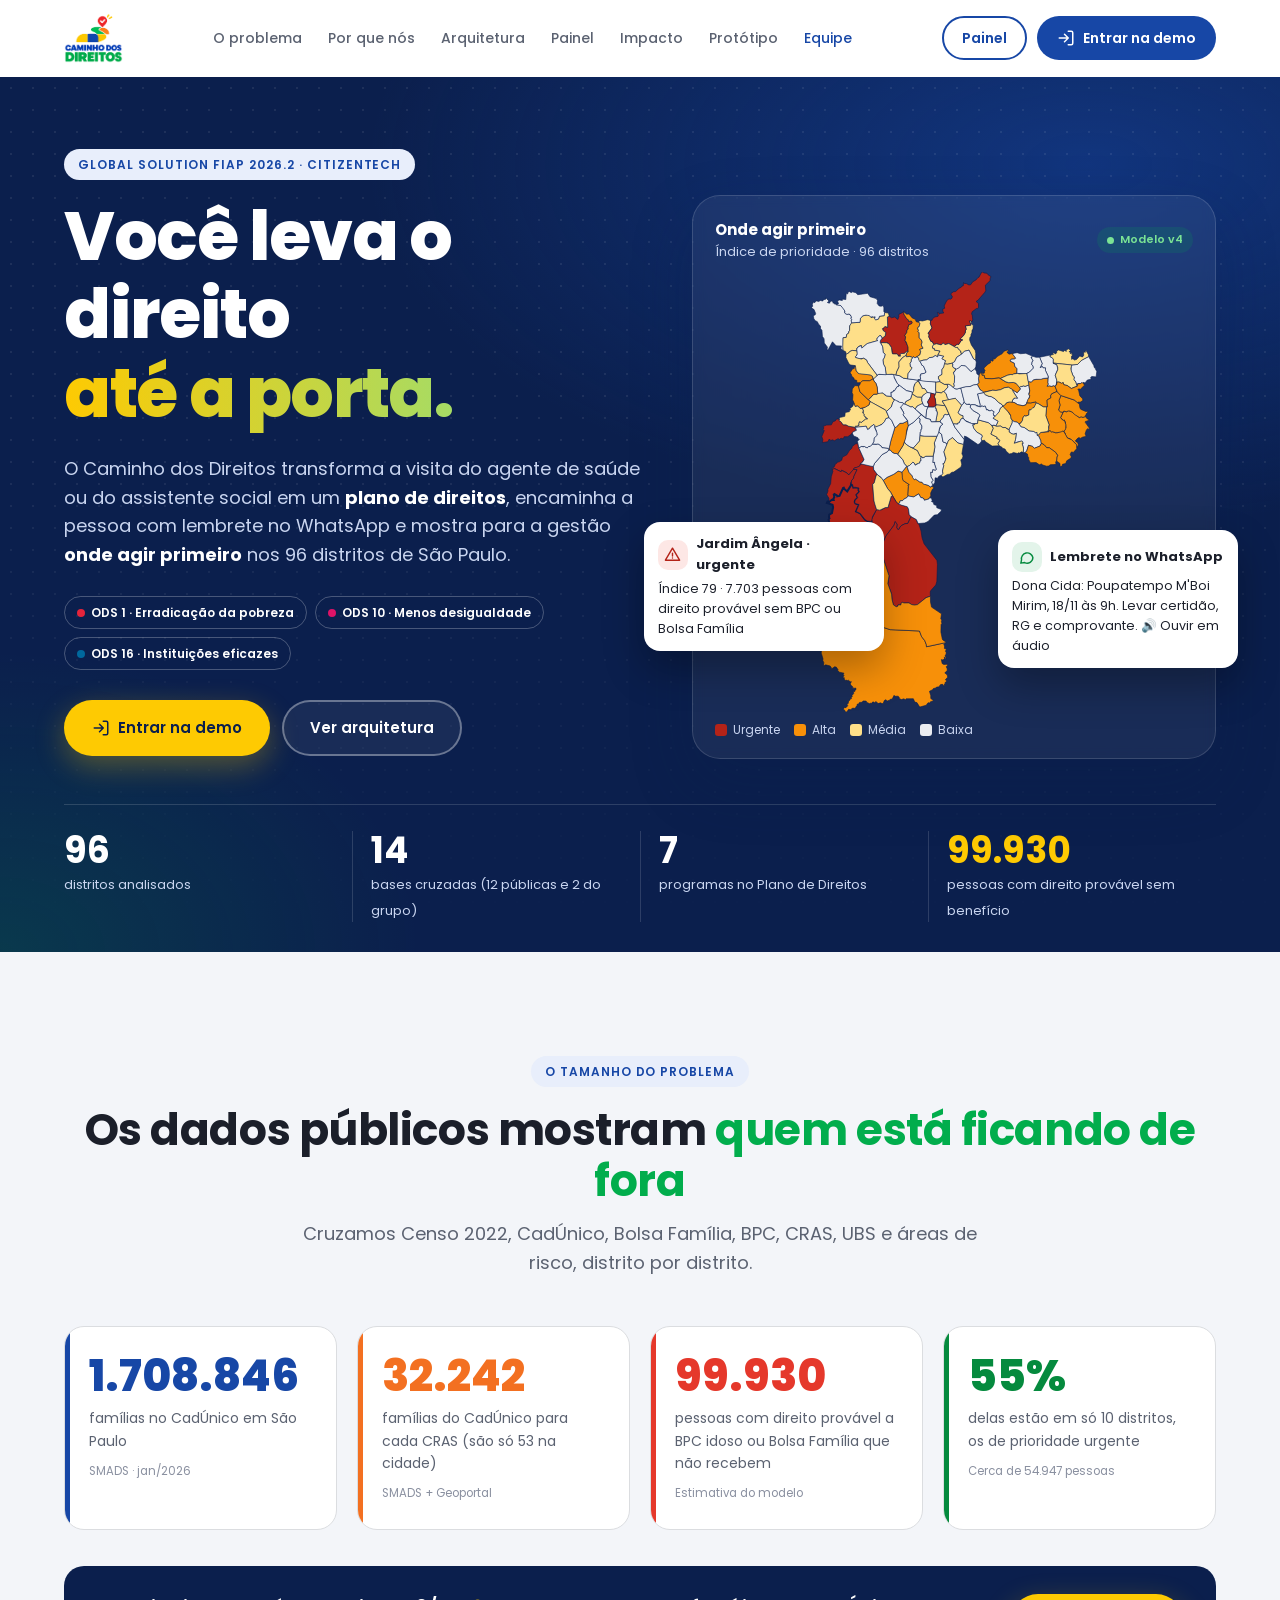
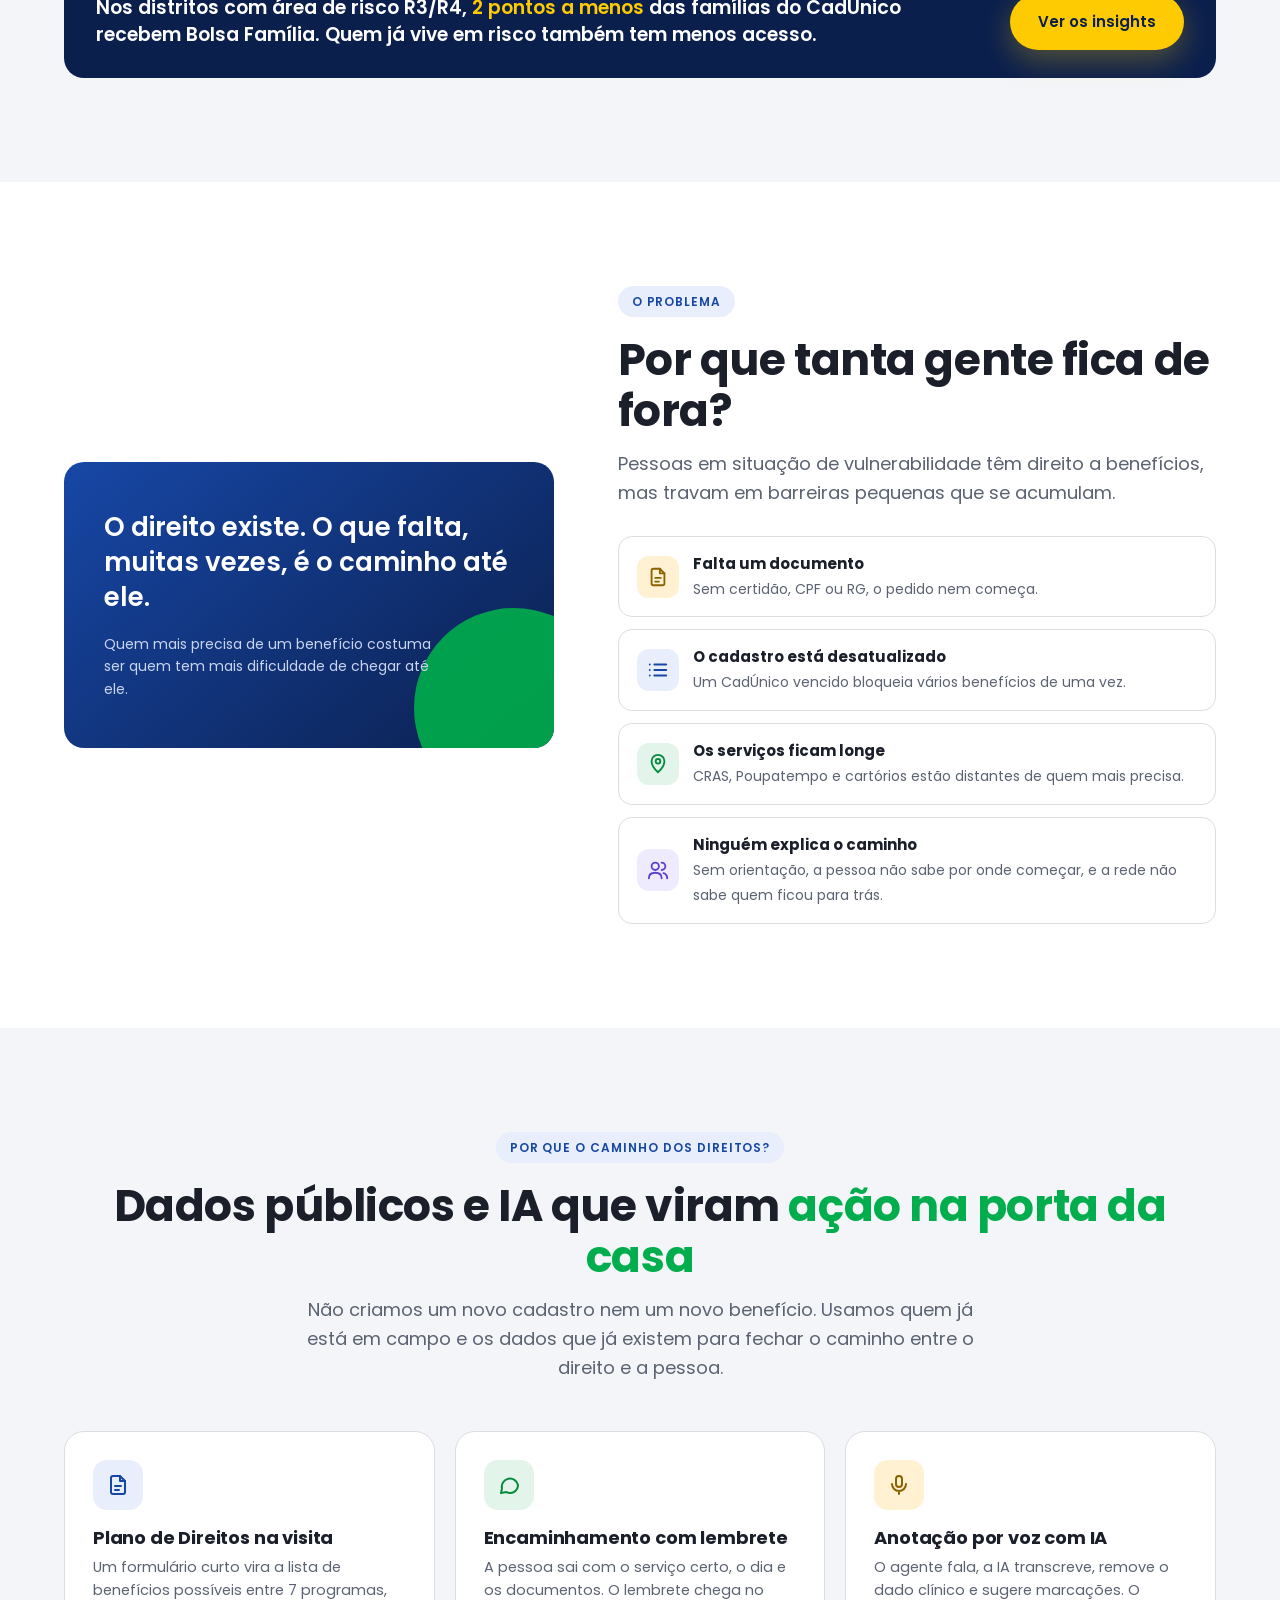
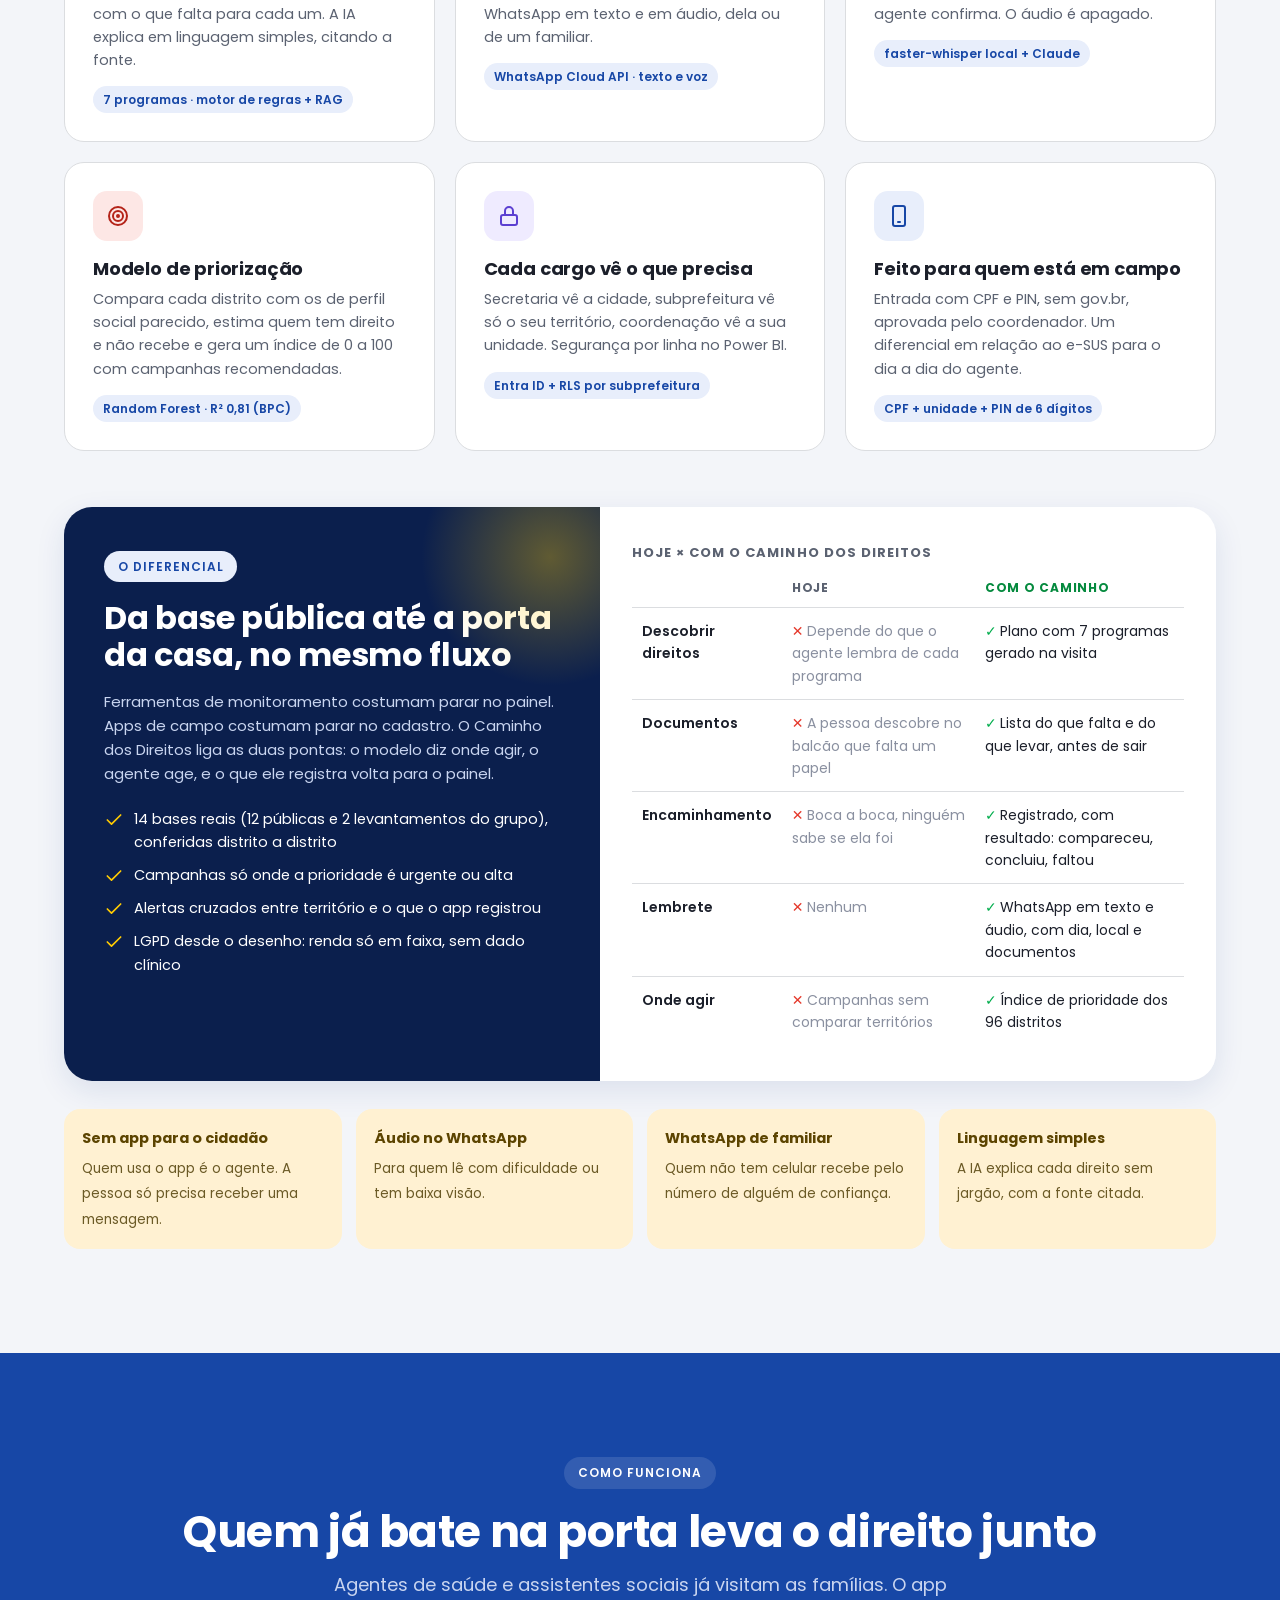
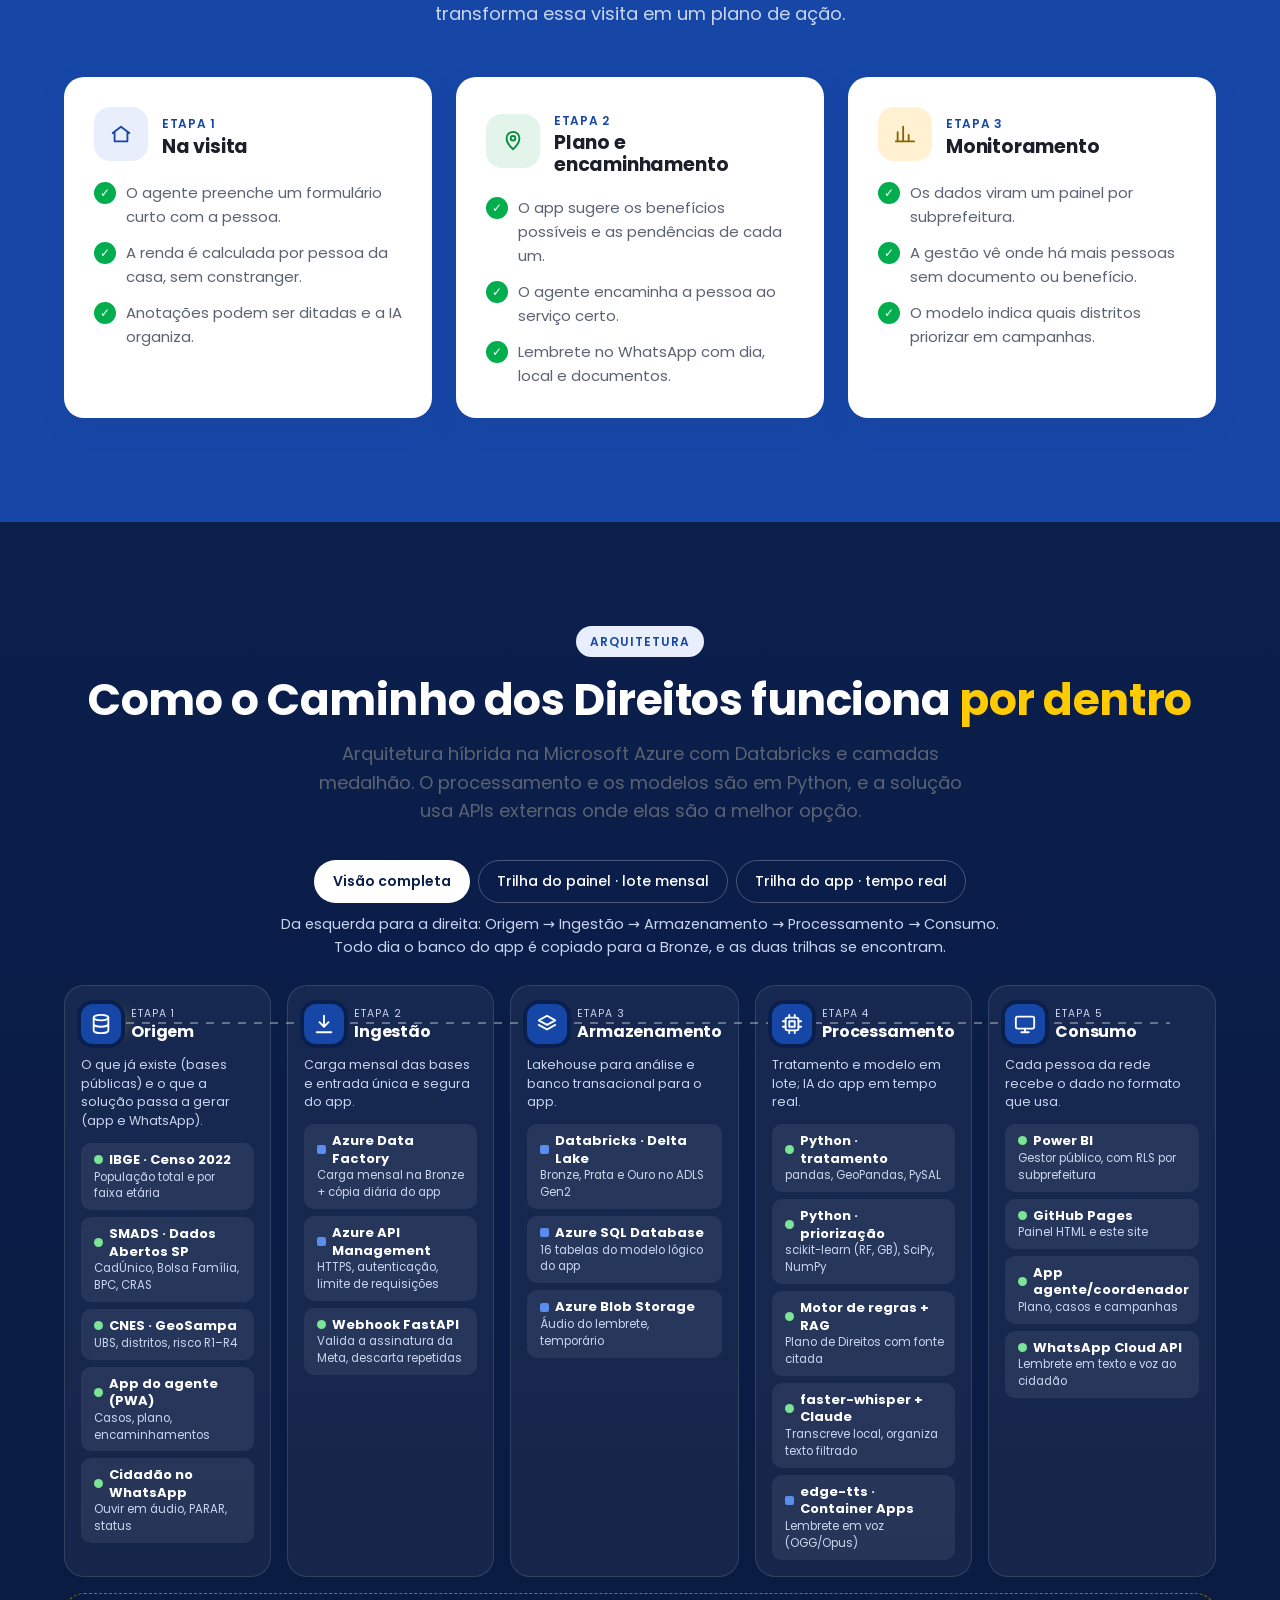
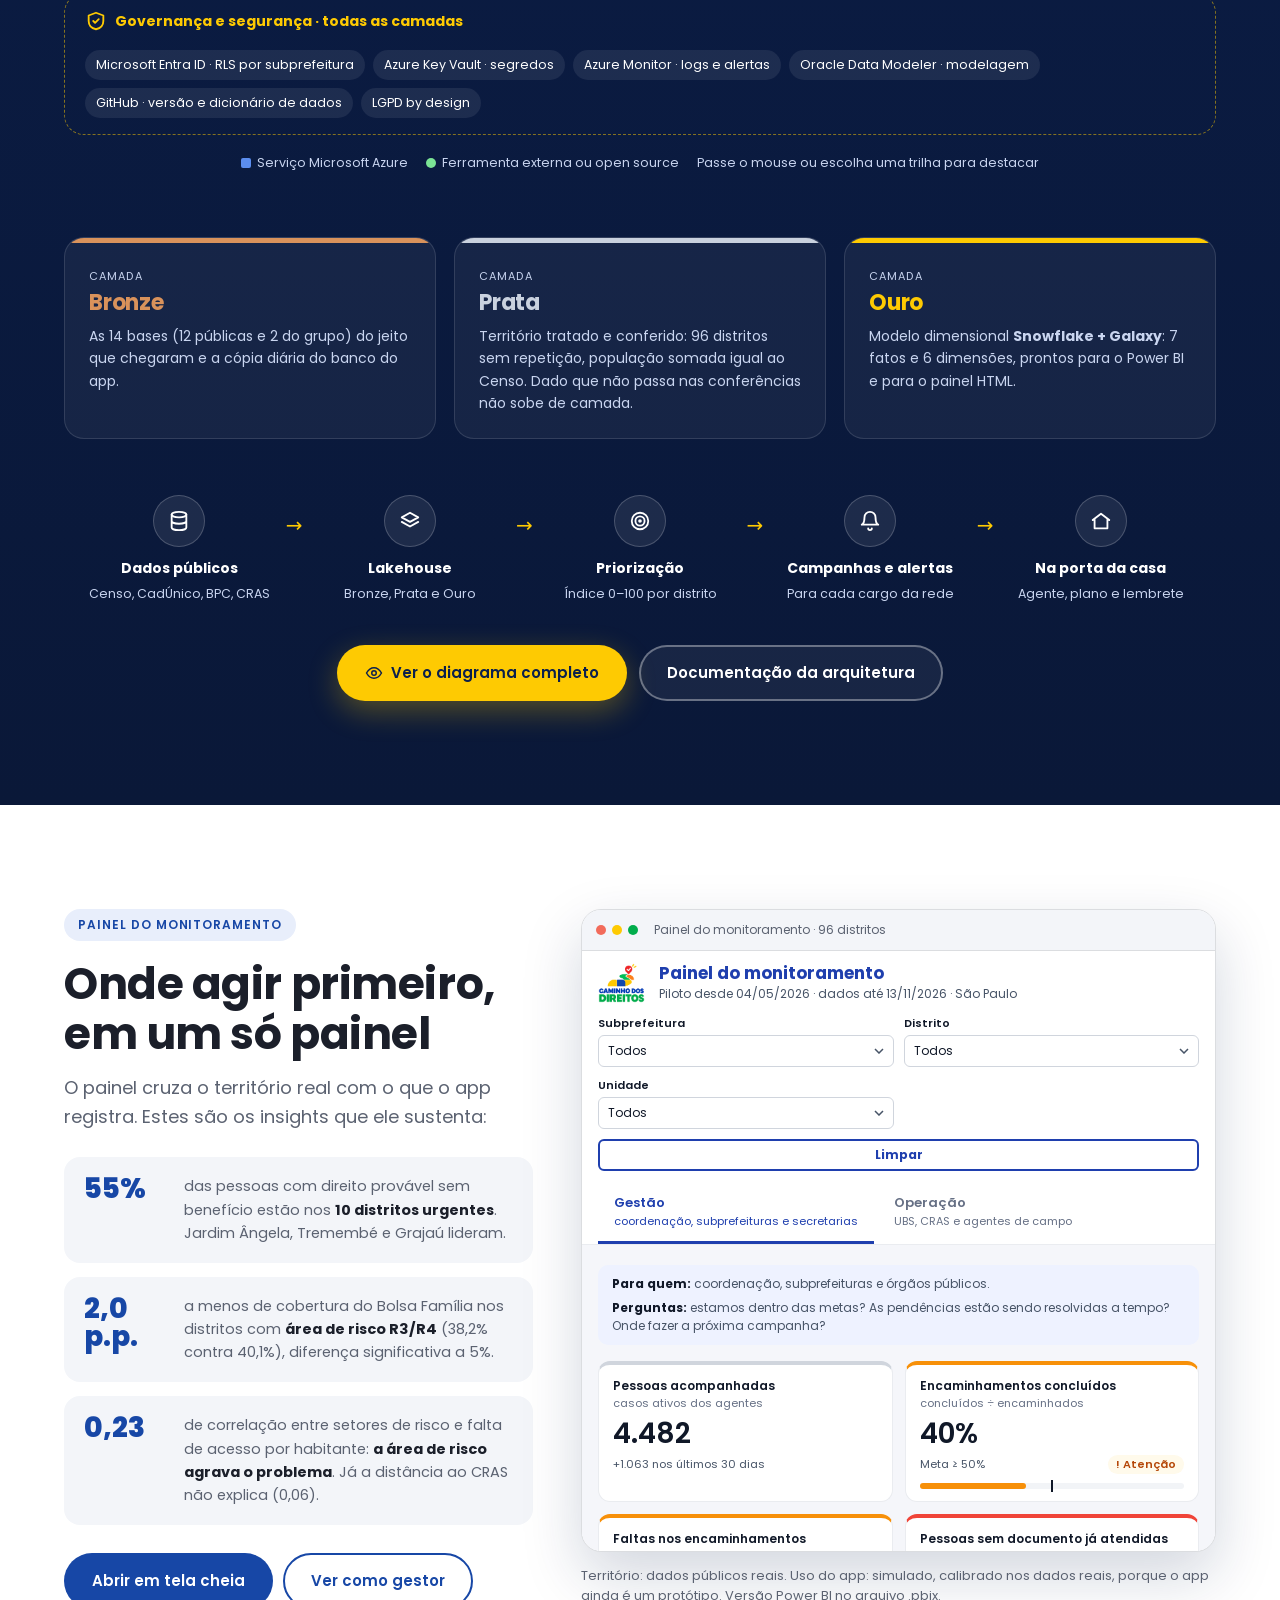
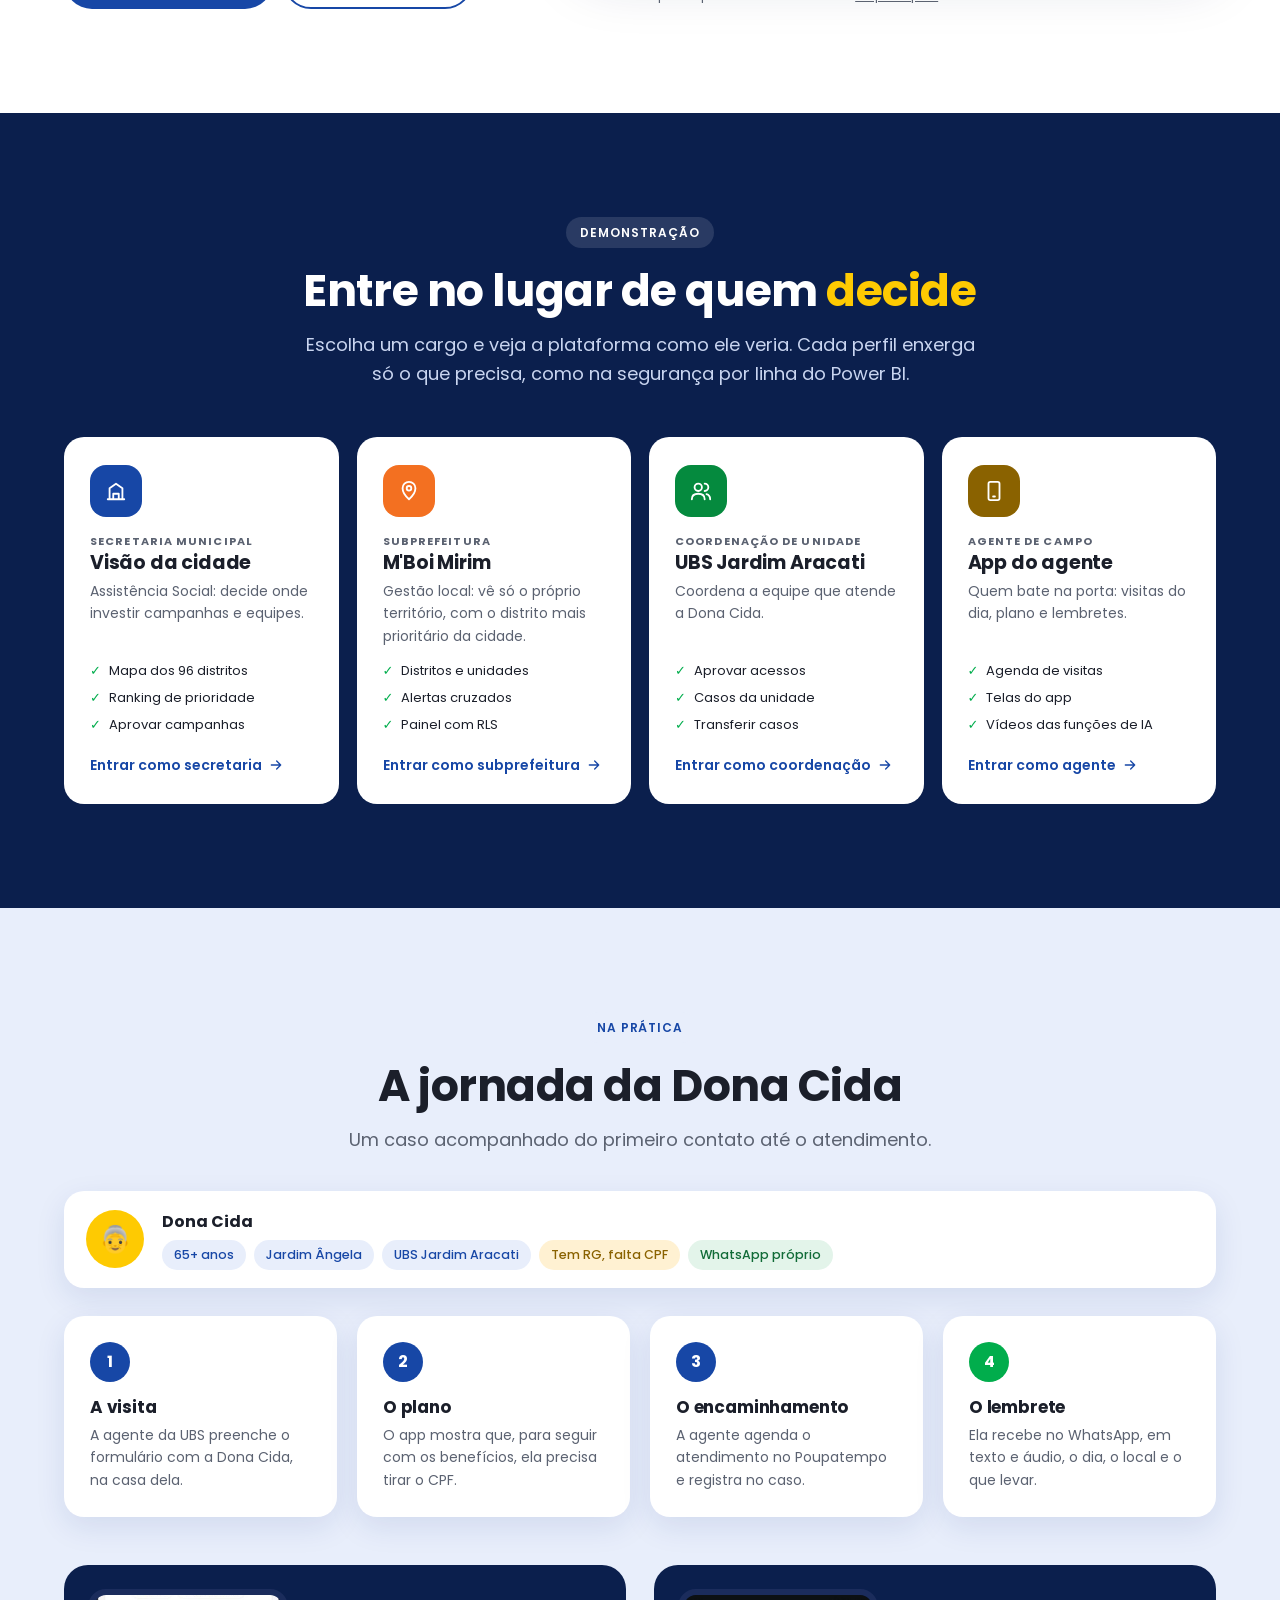
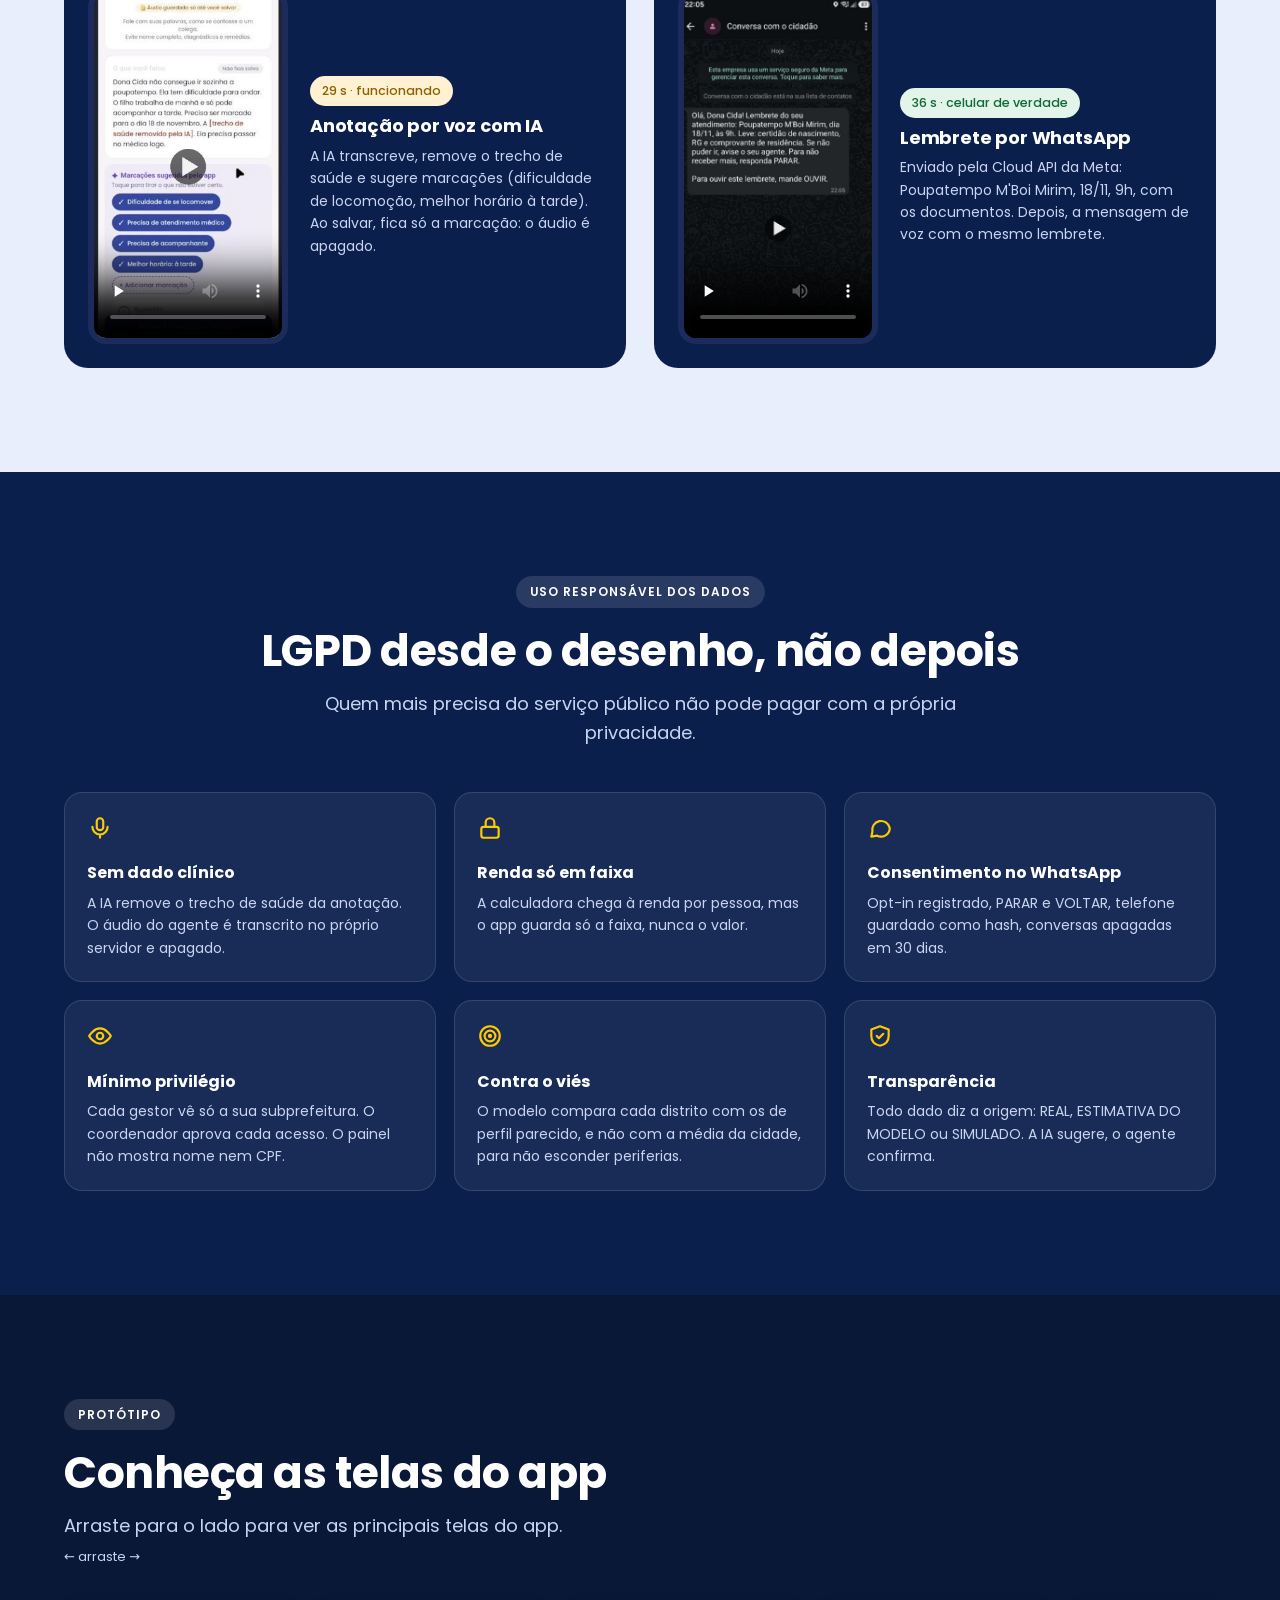
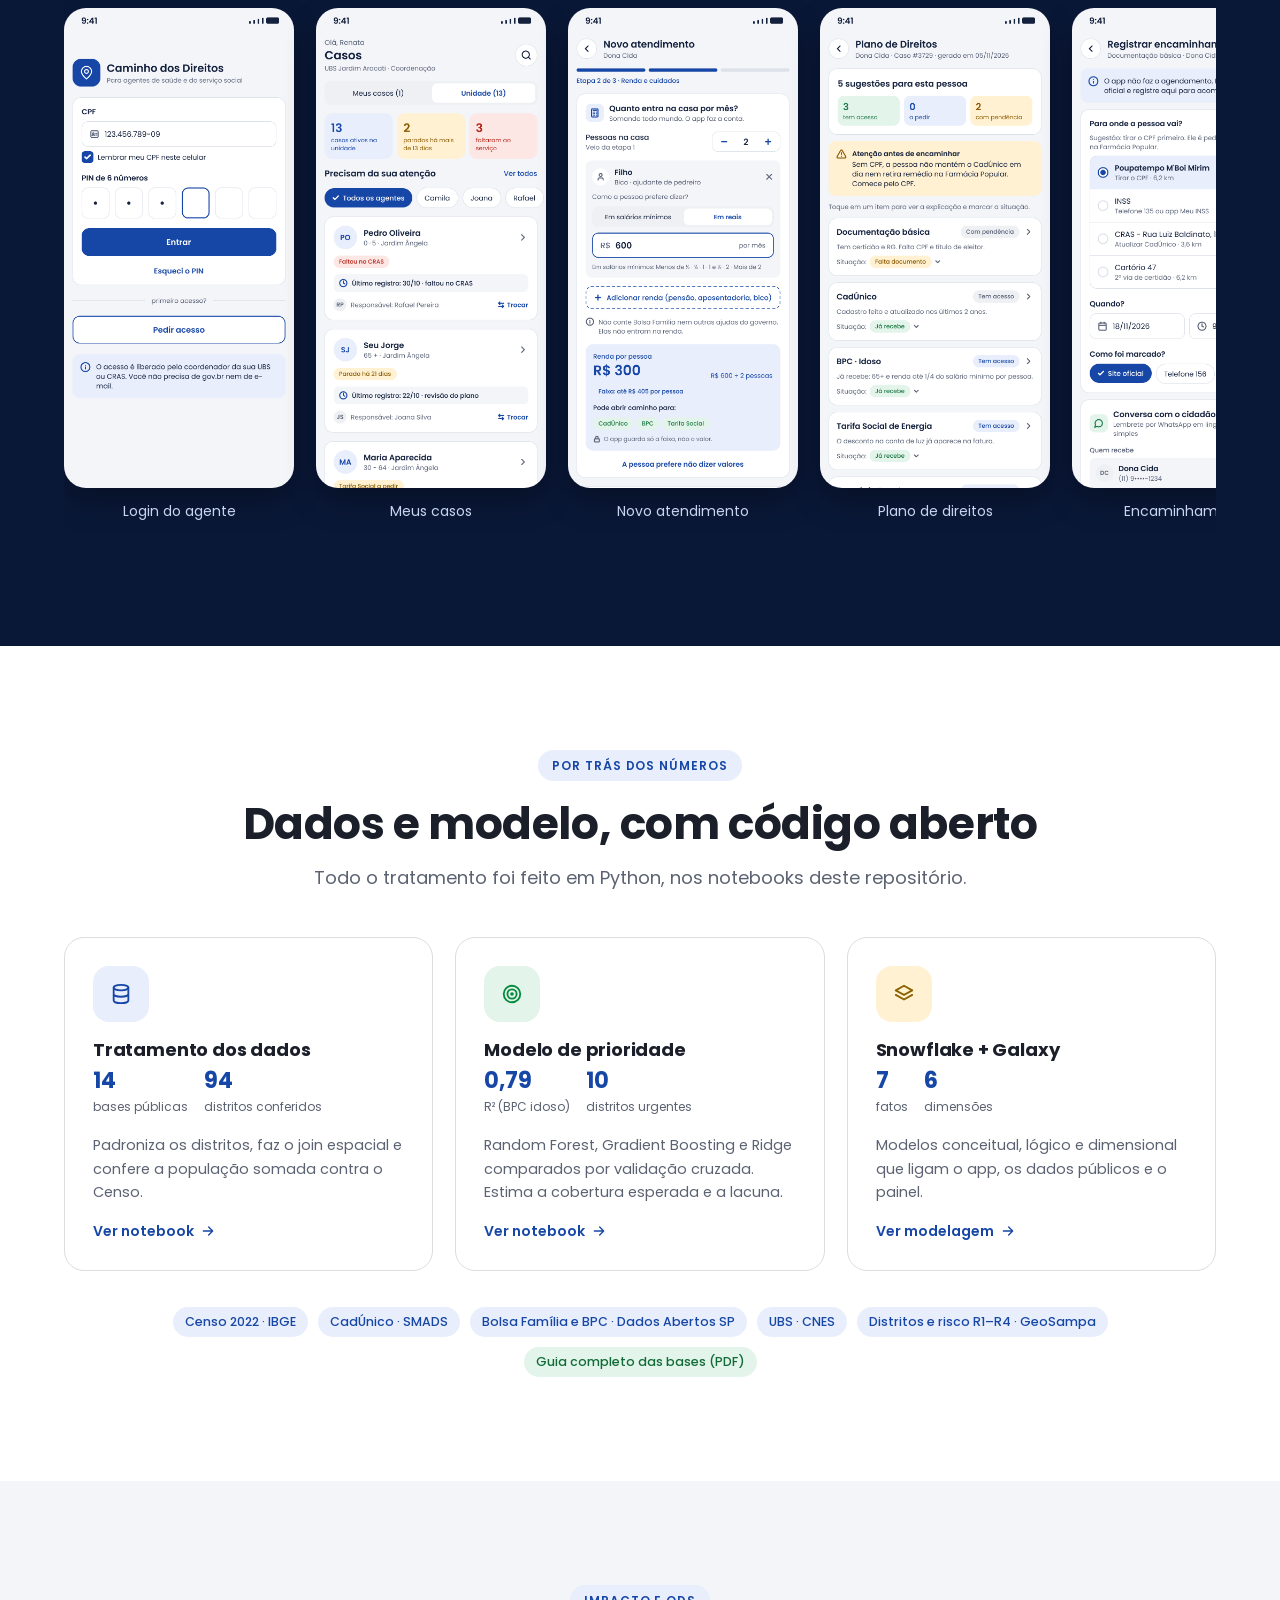
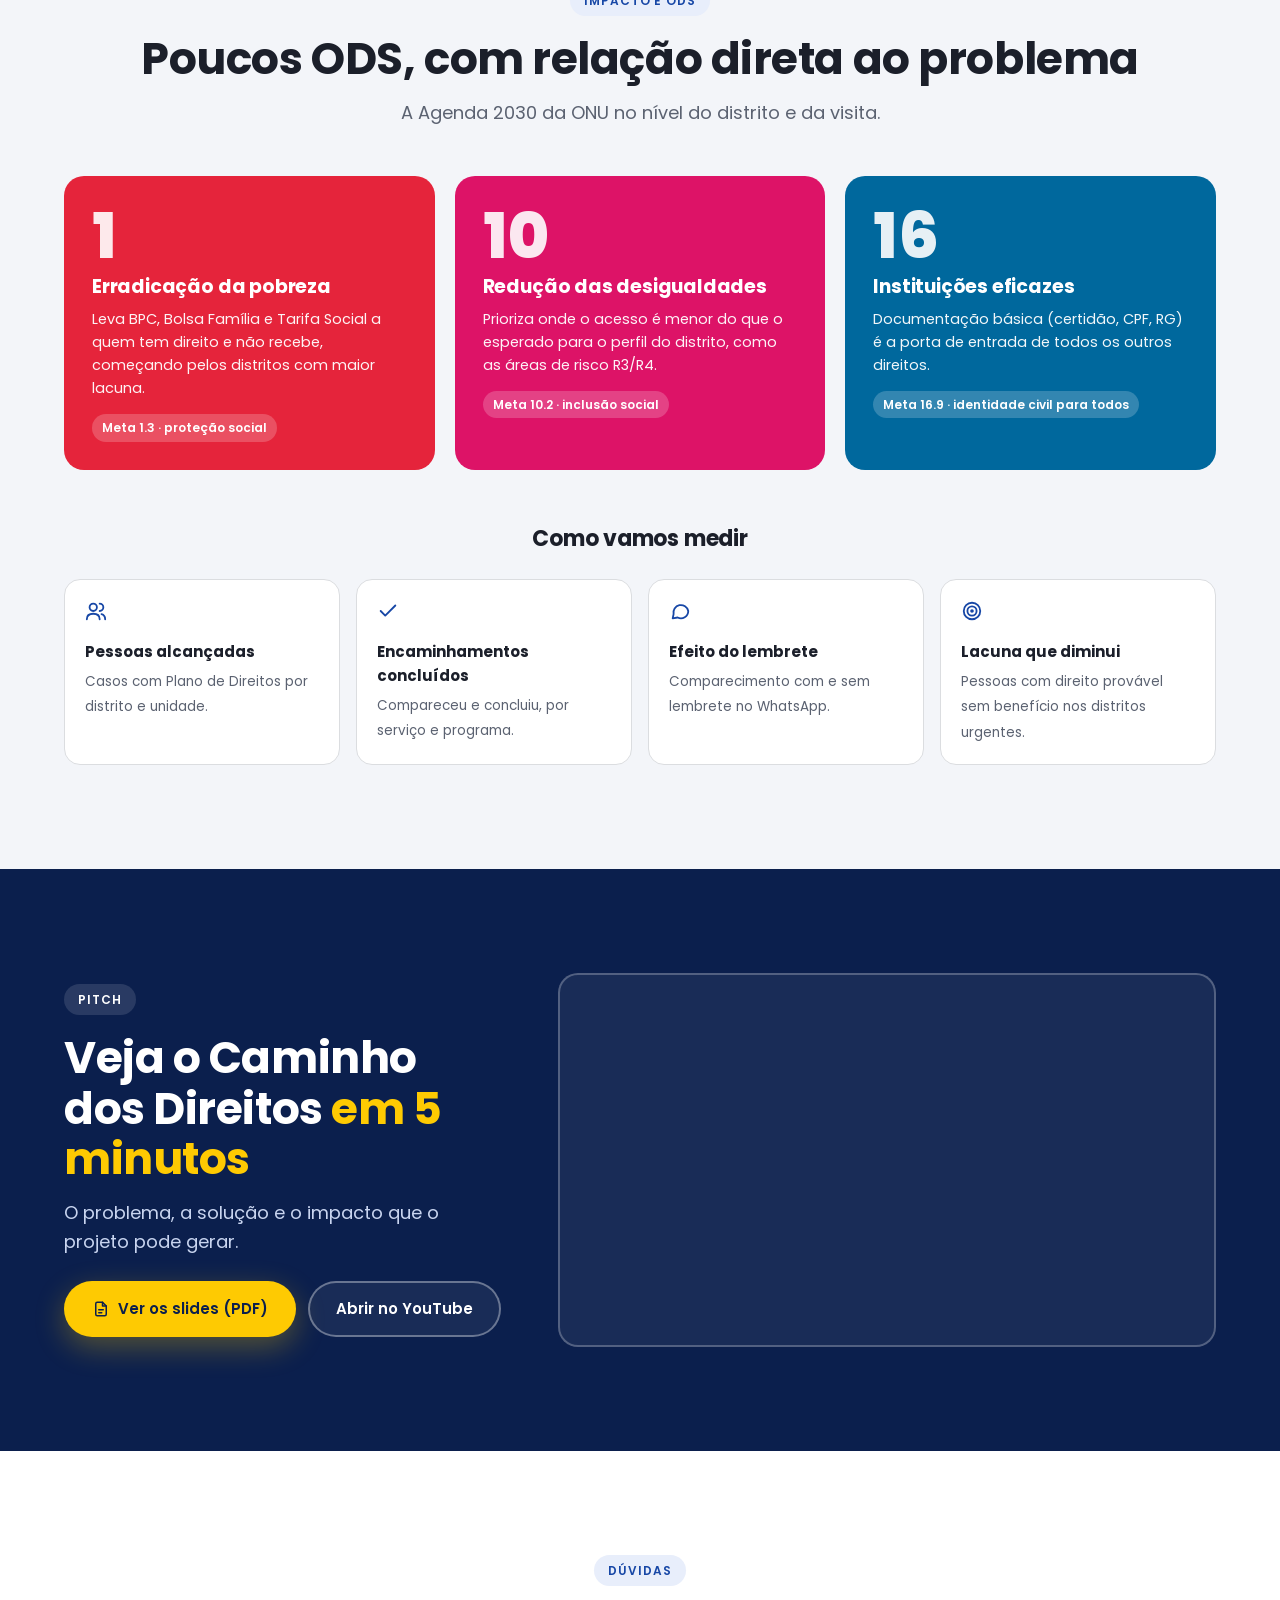
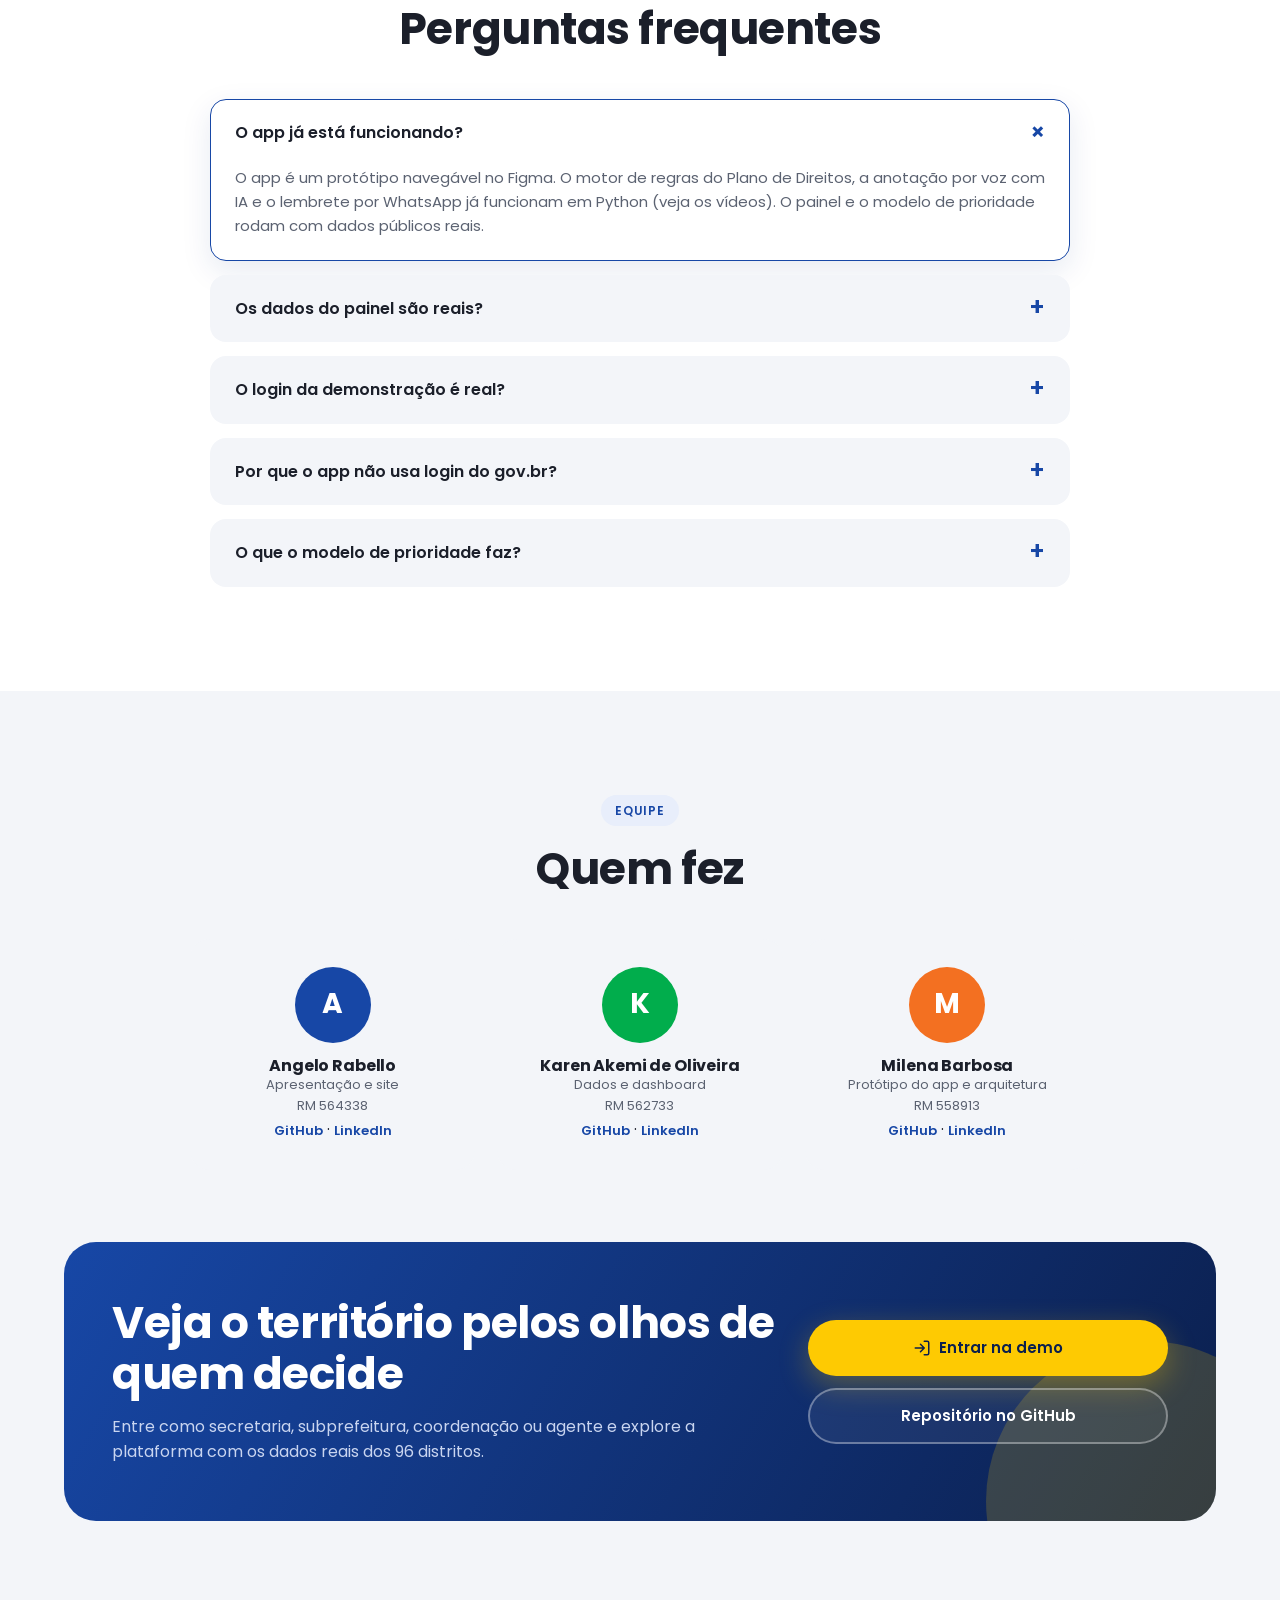
<file: indexsite.html>
<!DOCTYPE html>
<html lang="pt-BR">
<head>
<meta charset="UTF-8">
<meta name="viewport" content="width=device-width, initial-scale=1.0">
<title>Caminho dos Direitos | Você leva o direito até a porta</title>
<meta name="description" content="App para agentes de saúde e assistentes sociais levarem benefícios e documentos até quem mais precisa em São Paulo, com modelo de priorização e painel de monitoramento por território.">
<link rel="icon" href="assets/logo.png">
<link rel="preconnect" href="https://fonts.googleapis.com">
<link rel="preconnect" href="https://fonts.gstatic.com" crossorigin>
<link href="https://fonts.googleapis.com/css2?family=Poppins:wght@400;500;600;700;800&display=swap" rel="stylesheet">
<script>document.documentElement.classList.add('js')</script>
<link rel="stylesheet" href="site/site.css">
<style>
/* ===== HERO ===== */
.hero{background:radial-gradient(1200px 600px at 85% 10%,rgba(23,71,166,.55),transparent 60%),radial-gradient(700px 500px at 0% 100%,rgba(1,173,76,.18),transparent 60%),var(--navy);color:#fff;padding:72px 0 0;overflow:hidden}
.hero::before{content:"";position:absolute;inset:0;background-image:radial-gradient(rgba(255,255,255,.08) 1px,transparent 1px);background-size:22px 22px;mask-image:linear-gradient(180deg,#000 40%,transparent);pointer-events:none}
.hero-grid{display:grid;grid-template-columns:1.05fr .95fr;gap:48px;align-items:center;position:relative}
@media(max-width:980px){.hero-grid{grid-template-columns:1fr}}
.hero h1{font-size:clamp(40px,6vw,68px);font-weight:800;margin-bottom:22px;letter-spacing:-.02em}
.hero h1 .sub{display:block;background:linear-gradient(90deg,var(--amarelo),#7BE495);-webkit-background-clip:text;background-clip:text;color:transparent}
.hero .lead{color:var(--texto-inv);margin-bottom:26px}
.ods-pills{display:flex;gap:8px;flex-wrap:wrap;margin-bottom:30px}
.ods-pills span{font-size:12px;font-weight:600;padding:6px 12px;border-radius:999px;color:#fff;border:1px solid rgba(255,255,255,.25)}
.ods-pills i{display:inline-block;width:8px;height:8px;border-radius:50%;margin-right:6px}
.hero-btns{display:flex;gap:12px;flex-wrap:wrap;margin-bottom:48px}
.contadores{display:grid;grid-template-columns:repeat(4,1fr);gap:0;border-top:1px solid rgba(255,255,255,.14);padding:26px 0 30px}
.contadores div{padding:0 18px;border-left:1px solid rgba(255,255,255,.14)}
.contadores div:first-child{padding-left:0;border-left:0}
.contadores b{display:block;font-size:clamp(26px,3vw,36px);font-weight:700;line-height:1.1;font-variant-numeric:tabular-nums}
.contadores span{font-size:13px;color:var(--texto-inv)}
@media(max-width:700px){.contadores{grid-template-columns:1fr 1fr;gap:20px 0}.contadores div:nth-child(3){padding-left:0;border-left:0}}
/* cartão do mapa */
.mapa-card{position:relative;background:rgba(255,255,255,.06);border:1px solid rgba(255,255,255,.14);border-radius:28px;padding:22px 22px 18px;backdrop-filter:blur(6px);box-shadow:var(--sombra-forte)}
.mapa-card .cab{display:flex;justify-content:space-between;align-items:center;gap:10px;margin-bottom:10px;font-size:13px;color:var(--texto-inv)}
.mapa-card .cab b{color:#fff;font-size:15px;display:block}
.ao-vivo{display:inline-flex;align-items:center;gap:6px;font-size:11px;font-weight:600;color:#7BE495;background:rgba(1,173,76,.15);padding:4px 10px;border-radius:999px}
.ao-vivo::before{content:"";width:7px;height:7px;border-radius:50%;background:#7BE495;animation:pulso 1.6s infinite}
@keyframes pulso{0%{box-shadow:0 0 0 0 rgba(123,228,149,.7)}70%{box-shadow:0 0 0 8px rgba(123,228,149,0)}100%{box-shadow:0 0 0 0 rgba(123,228,149,0)}}
.mapa-card svg path{stroke:var(--navy)}
#mapa-hero{max-height:440px}
.mapa-card .legenda{color:var(--texto-inv);margin-top:8px}
.flutua{position:absolute;z-index:2;background:#fff;color:var(--texto);border-radius:16px;box-shadow:0 18px 40px rgba(0,0,0,.3);padding:12px 14px;font-size:12.5px;max-width:240px;animation:flutuar 6s ease-in-out infinite}
.flutua b{display:block;font-size:13px}
.flutua .lin{display:flex;align-items:center;gap:8px;margin-bottom:4px}
.flutua .bolinha{width:30px;height:30px;border-radius:10px;display:grid;place-items:center;flex-shrink:0}
.flutua .bolinha .ic{width:17px;height:17px}
.f1{left:-48px;top:58%}
.f2{right:-22px;bottom:16%;animation-delay:-3s}
@keyframes flutuar{0%,100%{transform:translateY(0)}50%{transform:translateY(-10px)}}
@media(max-width:1100px){.f1{left:8px}.f2{right:8px}}
@media(max-width:560px){.flutua{display:none}}

/* ===== TAMANHO DO PROBLEMA ===== */
.grandes{display:grid;grid-template-columns:repeat(4,1fr);gap:20px;margin-top:48px}
@media(max-width:900px){.grandes{grid-template-columns:1fr 1fr}}
@media(max-width:520px){.grandes{grid-template-columns:1fr}}
.grande{background:#fff;border:1px solid var(--borda);border-radius:var(--raio);padding:26px 24px;position:relative;overflow:hidden}
.grande::after{content:"";position:absolute;left:0;top:0;bottom:0;width:5px;background:var(--cor,var(--azul))}
.grande b{display:block;font-size:clamp(32px,3.6vw,44px);font-weight:800;color:var(--cor,var(--azul));line-height:1.05;font-variant-numeric:tabular-nums;margin-bottom:8px}
.grande p{font-size:14px;color:var(--texto-2)}
.grande small{display:block;font-size:11.5px;color:#8A90A0;margin-top:10px}
.destaque-frase{margin-top:36px;background:var(--navy);color:#fff;border-radius:var(--raio);padding:28px 32px;display:flex;gap:24px;align-items:center;flex-wrap:wrap}
.destaque-frase p{font-size:19px;font-weight:600;flex:1;min-width:260px;line-height:1.4}
.destaque-frase p em{font-style:normal;color:var(--amarelo)}

/* ===== PROBLEMA ===== */
.problema-grid{display:grid;grid-template-columns:.9fr 1.1fr;gap:64px;align-items:center}
@media(max-width:900px){.problema-grid{grid-template-columns:1fr}}
.citacao{background:linear-gradient(140deg,var(--azul),var(--navy));color:#fff;border-radius:var(--raio);padding:48px 40px;position:relative;overflow:hidden}
.citacao::after{content:"";position:absolute;right:-60px;bottom:-60px;width:200px;height:200px;border-radius:50%;background:var(--verde);opacity:.9}
.citacao p{font-size:26px;font-weight:600;line-height:1.35;position:relative;z-index:1}
.citacao small{display:block;margin-top:18px;color:var(--texto-inv);font-size:14px;position:relative;z-index:1;max-width:80%}
.pilulas{display:grid;gap:12px;margin-top:28px}
.pilula{display:flex;align-items:center;gap:14px;background:#fff;border:1px solid var(--borda);border-radius:14px;padding:15px 18px;transition:transform .15s,box-shadow .15s}
.pilula:hover{transform:translateX(4px);box-shadow:var(--sombra)}
.pilula>i{flex-shrink:0;width:42px;height:42px;border-radius:12px;display:grid;place-items:center}
.pilula b{display:block;font-size:15px}
.pilula span{font-size:14px;color:var(--texto-2)}

/* ===== POR QUE ===== */
.porque-grid{display:grid;grid-template-columns:repeat(3,1fr);gap:20px;margin-top:48px}
@media(max-width:900px){.porque-grid{grid-template-columns:1fr 1fr}}
@media(max-width:600px){.porque-grid{grid-template-columns:1fr}}
.pq{background:#fff;border:1px solid var(--borda);border-radius:var(--raio);padding:28px;transition:transform .2s,box-shadow .2s,border-color .2s}
.pq:hover{transform:translateY(-4px);box-shadow:var(--sombra);border-color:transparent}
.pq .ico{width:50px;height:50px;border-radius:14px;display:grid;place-items:center;margin-bottom:18px}
.pq .ico .ic{width:24px;height:24px}
.pq h3{font-size:18px;margin-bottom:8px}
.pq p{font-size:14.5px;color:var(--texto-2)}
.pq .num{display:inline-block;margin-top:14px;font-size:12px;font-weight:600;color:var(--azul);background:var(--azul-claro);padding:4px 10px;border-radius:999px}
.diferencial{margin-top:56px;display:grid;grid-template-columns:1fr 1.15fr;gap:0;border-radius:28px;overflow:hidden;box-shadow:var(--sombra)}
@media(max-width:980px){.diferencial{grid-template-columns:1fr}}
.dif-esq{background:var(--navy);color:#fff;padding:44px 40px;position:relative;overflow:hidden}
.dif-esq::after{content:"";position:absolute;width:260px;height:260px;border-radius:50%;background:radial-gradient(circle,rgba(254,202,2,.35),transparent 70%);right:-80px;top:-80px}
.dif-esq h3{font-size:clamp(24px,2.6vw,32px);margin-bottom:16px}
.dif-esq p{color:var(--texto-inv);font-size:15px;margin-bottom:22px}
.dif-esq ul{list-style:none;display:grid;gap:10px}
.dif-esq li{display:flex;gap:10px;font-size:14.5px}
.dif-esq li .ic{color:var(--amarelo);width:20px;height:20px;margin-top:2px}
.dif-dir{background:#fff;padding:36px 32px}
.dif-dir h4{font-size:13px;letter-spacing:.08em;text-transform:uppercase;color:var(--texto-2);margin-bottom:14px}
.compara{width:100%;border-collapse:collapse;font-size:14px}
.compara th{text-align:left;font-size:12px;text-transform:uppercase;letter-spacing:.06em;padding:0 10px 10px;color:var(--texto-2)}
.compara th:last-child{color:var(--verde-esc)}
.compara td{padding:12px 10px;border-top:1px solid var(--borda);vertical-align:top}
.compara td:first-child{font-weight:600;width:24%}
.compara td:nth-child(2){color:#8A90A0}
.compara td:nth-child(2)::before{content:"✕ ";color:var(--vermelho);font-weight:700}
.compara td:last-child{color:var(--texto)}
.compara td:last-child::before{content:"✓ ";color:var(--verde);font-weight:700}
@media(max-width:600px){.compara td:first-child{display:none}.compara th:first-child{display:none}}
.acessivel{margin-top:28px;display:grid;grid-template-columns:repeat(4,1fr);gap:14px}
@media(max-width:900px){.acessivel{grid-template-columns:1fr 1fr}}
@media(max-width:520px){.acessivel{grid-template-columns:1fr}}
.acessivel div{background:var(--amarelo-claro);border-radius:16px;padding:18px}
.acessivel b{display:block;font-size:14.5px;margin-bottom:4px;color:#5C4400}
.acessivel span{font-size:13.5px;color:#6B5A26}

/* ===== COMO FUNCIONA ===== */
.cards3{display:grid;grid-template-columns:repeat(3,1fr);gap:24px;margin-top:48px;position:relative}
@media(max-width:900px){.cards3{grid-template-columns:1fr}}
.card{background:#fff;color:var(--texto);border-radius:var(--raio);padding:30px;box-shadow:var(--sombra);position:relative}
.card-topo{display:flex;align-items:center;gap:14px;margin-bottom:20px}
.card-topo>i{width:54px;height:54px;border-radius:16px;display:grid;place-items:center;flex-shrink:0}
.card-topo h3{font-size:19px}
.card .etapa{font-size:12px;font-weight:600;color:var(--azul);text-transform:uppercase;letter-spacing:.06em}
.checks{list-style:none;display:grid;gap:12px}
.checks li{display:flex;gap:10px;font-size:15px;color:var(--texto-2)}
.checks li::before{content:"✓";flex-shrink:0;width:22px;height:22px;border-radius:50%;background:var(--verde);color:#fff;font-size:12px;font-weight:700;display:grid;place-items:center;margin-top:1px}

/* ===== ARQUITETURA ===== */
#arquitetura{background:linear-gradient(180deg,var(--navy) 0,var(--navy-2) 100%);color:#fff;overflow:hidden}
.trilhas{display:flex;gap:8px;flex-wrap:wrap;justify-content:center;margin:34px 0 10px}
.trilhas button{border:1px solid rgba(255,255,255,.25);background:transparent;color:#fff;border-radius:999px;padding:9px 18px;font-size:14px;font-weight:500;cursor:pointer;transition:background .15s}
.trilhas button[aria-pressed="true"]{background:#fff;color:var(--navy);font-weight:600}
.trilha-txt{text-align:center;color:var(--texto-inv);font-size:14.5px;min-height:46px;max-width:760px;margin:0 auto 26px}
.pipeline{display:grid;grid-template-columns:repeat(5,1fr);gap:16px;position:relative}
@media(max-width:1060px){.pipeline{grid-template-columns:1fr 1fr}}
@media(max-width:600px){.pipeline{grid-template-columns:1fr}}
.fluxo{position:absolute;left:4%;right:4%;top:37px;height:2px;background:repeating-linear-gradient(90deg,rgba(255,255,255,.35) 0 8px,transparent 8px 16px);background-size:32px 2px;animation:corre 1.2s linear infinite;z-index:0}
@keyframes corre{to{background-position:32px 0}}
.fluxo::after{content:"";position:absolute;top:-5px;width:12px;height:12px;border-radius:50%;background:var(--amarelo);box-shadow:0 0 18px var(--amarelo);animation:viaja 5s ease-in-out infinite}
@keyframes viaja{0%{left:0}100%{left:calc(100% - 12px)}}
@media(max-width:1060px){.fluxo{display:none}}
.etapa-arq{position:relative;z-index:1;background:rgba(255,255,255,.05);border:1px solid rgba(255,255,255,.12);border-radius:20px;padding:18px 16px 16px;transition:border-color .2s,background .2s}
.etapa-arq:hover{border-color:rgba(254,202,2,.6);background:rgba(255,255,255,.08)}
.etapa-arq .topo-e{display:flex;align-items:center;gap:10px;margin-bottom:12px}
.etapa-arq .circ{width:40px;height:40px;border-radius:12px;display:grid;place-items:center;background:var(--azul);flex-shrink:0;box-shadow:0 0 0 4px var(--navy)}
.etapa-arq small{display:block;font-size:10.5px;letter-spacing:.1em;text-transform:uppercase;color:var(--texto-inv)}
.etapa-arq h3{font-size:16px}
.etapa-arq p.desc{font-size:12.5px;color:var(--texto-inv);margin-bottom:12px;line-height:1.5}
.ferr{list-style:none;display:grid;gap:7px}
.ferr li{background:rgba(255,255,255,.07);border-radius:10px;padding:8px 10px;font-size:12.5px;line-height:1.35;transition:opacity .25s,background .25s,transform .25s;border-left:3px solid transparent}
.ferr li b{display:flex;align-items:center;gap:6px;font-size:13px}
.ferr li b i{width:9px;height:9px;flex-shrink:0;display:inline-block}
.ferr li b i.az{background:#5B8DEF;border-radius:2px}
.ferr li b i.ex{background:#7BE495;border-radius:50%}
.ferr li span{color:var(--texto-inv);font-size:11.5px}
.ferr li.apaga{opacity:.25}
.ferr li.acende{background:rgba(254,202,2,.14);border-left-color:var(--amarelo)}
.governanca{margin-top:16px;border:1px dashed rgba(254,202,2,.5);border-radius:20px;padding:16px 20px;display:flex;align-items:center;gap:18px;flex-wrap:wrap}
.governanca>b{display:flex;align-items:center;gap:8px;color:var(--amarelo);font-size:14px;white-space:nowrap}
.governanca div{display:flex;flex-wrap:wrap;gap:8px}
.governanca span{font-size:12.5px;background:rgba(255,255,255,.08);padding:5px 11px;border-radius:999px}
.leg-arq{display:flex;gap:18px;justify-content:center;flex-wrap:wrap;font-size:12.5px;color:var(--texto-inv);margin-top:18px}
.leg-arq span{display:inline-flex;align-items:center;gap:6px}
.medalhao{display:grid;grid-template-columns:repeat(3,1fr);gap:18px;margin-top:64px}
@media(max-width:900px){.medalhao{grid-template-columns:1fr}}
.med{border-radius:20px;padding:24px;background:rgba(255,255,255,.05);border:1px solid rgba(255,255,255,.12);position:relative;overflow:hidden}
.med::before{content:"";position:absolute;left:0;right:0;top:0;height:5px;background:var(--c)}
.med small{font-size:11px;letter-spacing:.1em;text-transform:uppercase;color:var(--texto-inv)}
.med h3{font-size:22px;margin:2px 0 10px;color:var(--c)}
.med p{font-size:14px;color:var(--texto-inv)}
.med code{font-size:12px;background:rgba(255,255,255,.1);padding:1px 6px;border-radius:6px;color:#fff}
.acao-fluxo{display:flex;align-items:stretch;gap:0;margin-top:56px;flex-wrap:wrap;justify-content:center}
.acao-fluxo div{flex:1;min-width:150px;text-align:center;padding:0 10px;position:relative}
.acao-fluxo div:not(:last-child)::after{content:"→";position:absolute;right:-8px;top:14px;color:var(--amarelo);font-size:20px}
.acao-fluxo i{width:52px;height:52px;border-radius:50%;display:grid;place-items:center;margin:0 auto 10px;background:rgba(255,255,255,.08);border:1px solid rgba(255,255,255,.2)}
.acao-fluxo b{display:block;font-size:14px}
.acao-fluxo span{font-size:12.5px;color:var(--texto-inv)}
@media(max-width:700px){.acao-fluxo div{min-width:45%;margin-bottom:18px}.acao-fluxo div::after{display:none}}
.arq-links{display:flex;gap:12px;justify-content:center;flex-wrap:wrap;margin-top:40px}
dialog.lightbox{border:0;border-radius:18px;padding:0;max-width:min(1200px,94vw);background:#fff;box-shadow:var(--sombra-forte)}
dialog.lightbox::backdrop{background:rgba(5,12,30,.75)}
dialog.lightbox img{width:100%;height:auto}
dialog.lightbox button{position:absolute;right:12px;top:12px;width:40px;height:40px;border-radius:50%;border:0;background:var(--navy);color:#fff;cursor:pointer;display:grid;place-items:center}

/* ===== PAINEL / INSIGHTS ===== */
.dash-grid{display:grid;grid-template-columns:.85fr 1.15fr;gap:48px;align-items:start}
@media(max-width:980px){.dash-grid{grid-template-columns:1fr}}
.insights{display:grid;gap:14px;margin:26px 0 28px}
.insight{display:flex;gap:16px;background:var(--fundo);border-radius:16px;padding:18px 20px}
.insight .n{font-size:28px;font-weight:800;color:var(--azul);line-height:1;min-width:84px;font-variant-numeric:tabular-nums}
.insight p{font-size:14.5px;color:var(--texto-2)}
.insight p b{color:var(--texto)}
.janela{border-radius:var(--raio);overflow:hidden;box-shadow:0 24px 60px rgba(11,31,77,.18);background:#fff;border:1px solid var(--borda)}
.janela-barra{display:flex;align-items:center;gap:6px;padding:10px 14px;background:var(--fundo);border-bottom:1px solid var(--borda);font-size:12px;color:var(--texto-2)}
.janela-barra s{width:10px;height:10px;border-radius:50%;background:#D4D8E0;display:inline-block}
.janela-barra s:nth-child(1){background:#F26B5B}.janela-barra s:nth-child(2){background:var(--amarelo)}.janela-barra s:nth-child(3){background:var(--verde)}
.janela-barra em{margin-left:10px;font-style:normal}
.janela iframe{width:100%;height:600px;border:0;display:block}
.nota{font-size:13px;color:var(--texto-2);margin-top:14px}

/* ===== PERFIS (login) ===== */
.perfis{display:grid;grid-template-columns:repeat(4,1fr);gap:18px;margin-top:48px}
@media(max-width:1000px){.perfis{grid-template-columns:1fr 1fr}}
@media(max-width:560px){.perfis{grid-template-columns:1fr}}
.perfil{display:flex;flex-direction:column;background:#fff;color:var(--texto);border-radius:var(--raio);padding:26px 24px;text-decoration:none;border:2px solid transparent;transition:transform .2s,border-color .2s,box-shadow .2s}
.perfil:hover{transform:translateY(-6px);border-color:var(--amarelo);box-shadow:0 24px 50px rgba(0,0,0,.25)}
.perfil .ico{width:52px;height:52px;border-radius:16px;display:grid;place-items:center;margin-bottom:16px;color:#fff}
.perfil small{font-size:11px;font-weight:700;letter-spacing:.1em;text-transform:uppercase;color:var(--texto-2)}
.perfil h3{font-size:19px;margin:2px 0 6px}
.perfil p{font-size:14px;color:var(--texto-2);flex:1}
.perfil ul{list-style:none;margin:14px 0 18px;display:grid;gap:6px}
.perfil li{font-size:13px;display:flex;gap:8px;color:var(--texto)}
.perfil li::before{content:"✓";color:var(--verde);font-weight:700}
.perfil .ir{display:inline-flex;align-items:center;gap:6px;font-weight:600;font-size:14px;color:var(--azul)}
.perfil .ir .ic{width:16px;height:16px;transition:transform .2s}
.perfil:hover .ir .ic{transform:translateX(4px)}

/* ===== JORNADA ===== */
.persona{display:flex;align-items:center;gap:18px;background:#fff;border-radius:var(--raio);padding:18px 22px;margin-top:36px;box-shadow:var(--sombra);flex-wrap:wrap}
.persona .av{width:58px;height:58px;border-radius:50%;background:var(--amarelo);display:grid;place-items:center;font-size:26px}
.chips{display:flex;flex-wrap:wrap;gap:8px}
.jornada{display:grid;grid-template-columns:repeat(4,1fr);gap:20px;margin-top:28px;position:relative}
@media(max-width:980px){.jornada{grid-template-columns:1fr 1fr}}
@media(max-width:560px){.jornada{grid-template-columns:1fr}}
.passo{background:#fff;border-radius:var(--raio);padding:26px;box-shadow:var(--sombra);position:relative}
.passo .num{width:40px;height:40px;border-radius:50%;background:var(--azul);color:#fff;font-weight:700;display:grid;place-items:center;margin-bottom:16px}
.passo:last-child .num{background:var(--verde)}
.passo h3{font-size:17px;margin-bottom:6px}
.passo p{font-size:14px;color:var(--texto-2)}
.videos{display:grid;grid-template-columns:1fr 1fr;gap:28px;margin-top:48px}
@media(max-width:800px){.videos{grid-template-columns:1fr}}
.video-card{background:var(--navy);color:#fff;border-radius:24px;padding:24px;display:grid;grid-template-columns:200px 1fr;gap:22px;align-items:center}
@media(max-width:520px){.video-card{grid-template-columns:1fr}}
.video-card video{width:100%;border-radius:18px;background:#000;aspect-ratio:9/16;object-fit:cover;border:6px solid #1b2c5c}
.video-card h3{font-size:18px;margin-bottom:8px}
.video-card p{font-size:14px;color:var(--texto-inv)}

/* ===== IMPACTO E ODS ===== */
.ods-grid{display:grid;grid-template-columns:repeat(3,1fr);gap:20px;margin-top:48px}
@media(max-width:900px){.ods-grid{grid-template-columns:1fr}}
.ods{border-radius:var(--raio);padding:28px;color:#fff;background:var(--c);position:relative;overflow:hidden}
.ods .n{font-size:64px;font-weight:800;line-height:1;opacity:.9}
.ods h3{font-size:19px;margin:8px 0 10px}
.ods p{font-size:14.5px;opacity:.95}
.ods .meta{display:inline-block;margin-top:14px;font-size:12px;font-weight:600;background:rgba(255,255,255,.2);padding:4px 10px;border-radius:999px}
.indicadores{display:grid;grid-template-columns:repeat(4,1fr);gap:16px;margin-top:28px}
@media(max-width:900px){.indicadores{grid-template-columns:1fr 1fr}}
@media(max-width:520px){.indicadores{grid-template-columns:1fr}}
.indicador{background:#fff;border:1px solid var(--borda);border-radius:16px;padding:20px}
.indicador .ic{color:var(--azul);margin-bottom:10px}
.indicador b{display:block;font-size:15px;margin-bottom:4px}
.indicador span{font-size:13.5px;color:var(--texto-2)}

/* ===== LGPD ===== */
.lgpd{display:grid;grid-template-columns:repeat(3,1fr);gap:18px;margin-top:44px}
@media(max-width:900px){.lgpd{grid-template-columns:1fr 1fr}}
@media(max-width:560px){.lgpd{grid-template-columns:1fr}}
.lg{background:rgba(255,255,255,.06);border:1px solid rgba(255,255,255,.12);border-radius:18px;padding:22px}
.lg .ic{color:var(--amarelo);margin-bottom:12px;width:26px;height:26px}
.lg b{display:block;font-size:16px;margin-bottom:6px}
.lg p{font-size:14px;color:var(--texto-inv)}

/* ===== PROTÓTIPO ===== */
.telas{display:flex;gap:22px;overflow-x:auto;padding:40px 4px 20px;scroll-snap-type:x mandatory}
.telas::-webkit-scrollbar{height:8px}.telas::-webkit-scrollbar-thumb{background:rgba(255,255,255,.25);border-radius:8px}
.telas figure{flex:0 0 230px;scroll-snap-align:start}
.telas img{border-radius:22px;height:480px;width:100%;object-fit:cover;object-position:top;box-shadow:0 14px 30px rgba(0,0,0,.3);transition:transform .2s}
.telas figure:hover img{transform:translateY(-6px)}
.telas figcaption{font-size:14px;text-align:center;margin-top:12px;color:var(--texto-inv)}
.embed{margin-top:28px;border-radius:var(--raio);overflow:hidden;background:#fff}
.embed iframe{width:100%;height:720px;border:0;display:block}
.dica-arraste{font-size:13px;color:var(--texto-inv);margin-top:6px}
@media(max-width:600px){.embed iframe{height:520px}}

/* ===== DADOS E MODELO ===== */
.dados-grid{display:grid;grid-template-columns:repeat(3,1fr);gap:22px;margin-top:44px}
@media(max-width:900px){.dados-grid{grid-template-columns:1fr}}
.dado{border:1px solid var(--borda);border-radius:var(--raio);padding:28px;display:flex;flex-direction:column}
.dado .ico{width:56px;height:56px;border-radius:16px;display:grid;place-items:center;margin-bottom:18px}
.dado h3{font-size:18px;margin-bottom:8px}
.dado p{font-size:14.5px;color:var(--texto-2);flex:1;margin-bottom:16px}
.dado .met{display:flex;gap:16px;margin-bottom:16px}
.dado .met b{display:block;font-size:22px;color:var(--azul);line-height:1.1}
.dado .met span{font-size:12px;color:var(--texto-2)}
.dado a{font-size:14px;font-weight:600;color:var(--azul);text-decoration:none;display:inline-flex;align-items:center;gap:6px}
.dado a .ic{width:16px;height:16px}
.fontes{display:flex;flex-wrap:wrap;gap:10px;justify-content:center;margin-top:36px}

/* ===== FAQ / PITCH / EQUIPE / CTA ===== */
.faq{max-width:860px;margin:44px auto 0;display:grid;gap:14px}
.faq details{background:var(--fundo);border-radius:16px;padding:0 24px;border:1px solid transparent}
.faq details[open]{background:#fff;border-color:var(--azul);box-shadow:var(--sombra)}
.faq summary{list-style:none;cursor:pointer;padding:20px 0;font-weight:600;display:flex;justify-content:space-between;gap:16px}
.faq summary::-webkit-details-marker{display:none}
.faq summary::after{content:"+";font-size:24px;line-height:1;color:var(--azul);transition:transform .2s}
.faq details[open] summary::after{transform:rotate(45deg)}
.faq details p{padding-bottom:22px;color:var(--texto-2);font-size:15px}
.pitch-grid{display:grid;grid-template-columns:.8fr 1.2fr;gap:56px;align-items:center}
@media(max-width:900px){.pitch-grid{grid-template-columns:1fr}}
.video{position:relative;padding-top:56.25%;border-radius:var(--raio);overflow:hidden;background:rgba(255,255,255,.06);border:2px dashed rgba(255,255,255,.25)}
.video>*{position:absolute;inset:0;width:100%;height:100%;border:0}
.video .ph{display:grid;place-items:center;text-align:center;color:var(--texto-inv);font-size:14px}
.equipe{display:grid;grid-template-columns:repeat(3,1fr);gap:22px;margin-top:44px;max-width:900px;margin-left:auto;margin-right:auto}
@media(max-width:700px){.equipe{grid-template-columns:1fr}}
.pessoa{text-align:center;background:var(--fundo);border-radius:var(--raio);padding:28px 18px;transition:transform .2s}
.pessoa:hover{transform:translateY(-4px)}
.pessoa .av{width:76px;height:76px;border-radius:50%;margin:0 auto 14px;display:grid;place-items:center;font-weight:700;font-size:28px;color:#fff;overflow:hidden}
.pessoa h3{font-size:16px}
.pessoa p{font-size:13px;color:var(--texto-2)}
.pessoa a{font-size:13px;font-weight:600;color:var(--azul);text-decoration:none}
.cta-final{background:linear-gradient(120deg,var(--azul),var(--navy));color:#fff;border-radius:32px;padding:56px 48px;display:grid;grid-template-columns:1.3fr .7fr;gap:28px;align-items:center;position:relative;overflow:hidden}
.cta-final::after{content:"";position:absolute;width:320px;height:320px;border-radius:50%;background:var(--amarelo);opacity:.18;right:-90px;bottom:-140px}
.cta-final h2{color:#fff}
.cta-final p{color:var(--texto-inv)}
.cta-final .btns{display:flex;flex-direction:column;gap:12px;position:relative;z-index:1}
@media(max-width:800px){.cta-final{grid-template-columns:1fr;padding:40px 26px}}
</style>
</head>
<body>
<a class="pular" href="#conteudo">Pular para o conteúdo</a>

<!-- =================== CABEÇALHO =================== -->
<header class="topo">
  <div class="wrap">
    <nav aria-label="Principal">
      <a href="#" class="marca" aria-label="Caminho dos Direitos, início"><img src="assets/logo.png" alt="Caminho dos Direitos"></a>
      <ul>
        <li><a href="#problema">O problema</a></li>
        <li><a href="#por-que">Por que nós</a></li>
        <li><a href="#arquitetura">Arquitetura</a></li>
        <li><a href="#painel">Painel</a></li>
        <li><a href="#impacto">Impacto</a></li>
        <li><a href="#prototipo">Protótipo</a></li>
        <li><a href="#equipe">Equipe</a></li>
      </ul>
      <div class="nav-btns">
        <a class="btn btn-contorno btn-sm so-desk" href="dashboard/">Painel</a>
        <a class="btn btn-azul btn-sm" href="site/entrar.html"><svg class="ic"><use href="#i-entrar"/></svg>Entrar na demo</a>
      </div>
    </nav>
  </div>
</header>

<main id="conteudo">

<!-- =================== 1. HERO =================== -->
<section class="hero">
  <div class="wrap">
    <div class="hero-grid">
      <div>
        <span class="tag rv">Global Solution FIAP 2026.2 · CitizenTech</span>
        <h1 class="rv d1">Você leva o direito <span class="sub">até a porta.</span></h1>
        <p class="lead rv d2">O Caminho dos Direitos transforma a visita do agente de saúde ou do assistente social em um <b style="color:#fff">plano de direitos</b>, encaminha a pessoa com lembrete no WhatsApp e mostra para a gestão <b style="color:#fff">onde agir primeiro</b> nos 96 distritos de São Paulo.</p>
        <div class="ods-pills rv d3">
          <span><i style="background:#E5243B"></i>ODS 1 · Erradicação da pobreza</span>
          <span><i style="background:#DD1367"></i>ODS 10 · Menos desigualdade</span>
          <span><i style="background:#00689D"></i>ODS 16 · Instituições eficazes</span>
        </div>
        <div class="hero-btns rv d4">
          <a class="btn btn-amarelo" href="site/entrar.html"><svg class="ic"><use href="#i-entrar"/></svg>Entrar na demo</a>
          <a class="btn btn-vidro" href="#arquitetura">Ver arquitetura</a>
        </div>
      </div>
      <div class="rv d2" style="position:relative">
        <div class="mapa-card">
          <div class="cab">
            <div><b>Onde agir primeiro</b>Índice de prioridade · 96 distritos</div>
            <span class="ao-vivo">Modelo v4</span>
          </div>
          <svg id="mapa-hero" aria-label="Mapa de prioridade dos 96 distritos de São Paulo"></svg>
          <div class="legenda" id="leg-hero"></div>
        </div>
        <div class="flutua f1">
          <div class="lin"><span class="bolinha" style="background:var(--vermelho-claro);color:var(--p-urgente)"><svg class="ic"><use href="#i-alerta"/></svg></span><b>Jardim Ângela · urgente</b></div>
          Índice 79 · 7.703 pessoas com direito provável sem BPC ou Bolsa Família
        </div>
        <div class="flutua f2">
          <div class="lin"><span class="bolinha" style="background:var(--verde-claro);color:var(--verde-esc)"><svg class="ic"><use href="#i-msg"/></svg></span><b>Lembrete no WhatsApp</b></div>
          Dona Cida: Poupatempo M'Boi Mirim, 18/11 às 9h. Levar certidão, RG e comprovante. 🔊 Ouvir em áudio
        </div>
      </div>
    </div>
    <div class="contadores">
      <div><b data-conta="96">96</b><span>distritos analisados</span></div>
      <div><b data-conta="14">14</b><span>bases cruzadas (12 públicas e 2 do grupo)</span></div>
      <div><b data-conta="7">7</b><span>programas no Plano de Direitos</span></div>
      <div><b data-conta="99930" style="color:var(--amarelo)">99.930</b><span>pessoas com direito provável sem benefício</span></div>
    </div>
  </div>
</section>

<!-- =================== 2. O TAMANHO DO PROBLEMA =================== -->
<section class="cinza" id="tamanho">
  <div class="wrap">
    <div class="centro">
      <span class="tag rv">O tamanho do problema</span>
      <h2 class="rv d1">Os dados públicos mostram <span class="verde-t">quem está ficando de fora</span></h2>
      <p class="lead rv d2">Cruzamos Censo 2022, CadÚnico, Bolsa Família, BPC, CRAS, UBS e áreas de risco, distrito por distrito.</p>
    </div>
    <div class="grandes">
      <div class="grande rv" style="--cor:var(--azul)"><b data-conta="1708846">1.708.846</b><p>famílias no CadÚnico em São Paulo</p><small>SMADS · jan/2026</small></div>
      <div class="grande rv d1" style="--cor:var(--laranja)"><b data-conta="32242">32.242</b><p>famílias do CadÚnico para cada CRAS (são só 53 na cidade)</p><small>SMADS + Geoportal</small></div>
      <div class="grande rv d2" style="--cor:var(--vermelho)"><b data-conta="99930">99.930</b><p>pessoas com direito provável a BPC idoso ou Bolsa Família que não recebem</p><small>Estimativa do modelo</small></div>
      <div class="grande rv d3" style="--cor:var(--verde-esc)"><b data-conta="55" data-suf="%">55%</b><p>delas estão em só 10 distritos, os de prioridade urgente</p><small>Cerca de 54.947 pessoas</small></div>
    </div>
    <div class="destaque-frase rv">
      <p>Nos distritos com área de risco R3/R4, <em>2 pontos a menos</em> das famílias do CadÚnico recebem Bolsa Família. Quem já vive em risco também tem menos acesso.</p>
      <a class="btn btn-amarelo" href="#painel">Ver os insights</a>
    </div>
  </div>
</section>

<!-- =================== 3. PROBLEMA =================== -->
<section id="problema">
  <div class="wrap problema-grid">
    <div class="citacao rv">
      <p>O direito existe. O que falta, muitas vezes, é o caminho até ele.</p>
      <small>Quem mais precisa de um benefício costuma ser quem tem mais dificuldade de chegar até ele.</small>
    </div>
    <div>
      <span class="tag rv">O problema</span>
      <h2 class="rv d1">Por que tanta gente fica de fora?</h2>
      <p class="lead rv d2">Pessoas em situação de vulnerabilidade têm direito a benefícios, mas travam em barreiras pequenas que se acumulam.</p>
      <div class="pilulas">
        <div class="pilula rv d1"><i style="background:var(--amarelo-claro);color:#8A6200"><svg class="ic"><use href="#i-doc"/></svg></i><div><b>Falta um documento</b><span>Sem certidão, CPF ou RG, o pedido nem começa.</span></div></div>
        <div class="pilula rv d2"><i style="background:var(--azul-claro);color:var(--azul)"><svg class="ic"><use href="#i-lista"/></svg></i><div><b>O cadastro está desatualizado</b><span>Um CadÚnico vencido bloqueia vários benefícios de uma vez.</span></div></div>
        <div class="pilula rv d3"><i style="background:var(--verde-claro);color:var(--verde-esc)"><svg class="ic"><use href="#i-pin"/></svg></i><div><b>Os serviços ficam longe</b><span>CRAS, Poupatempo e cartórios estão distantes de quem mais precisa.</span></div></div>
        <div class="pilula rv d4"><i style="background:var(--lilas);color:#5B3FD1"><svg class="ic"><use href="#i-pessoas"/></svg></i><div><b>Ninguém explica o caminho</b><span>Sem orientação, a pessoa não sabe por onde começar, e a rede não sabe quem ficou para trás.</span></div></div>
      </div>
    </div>
  </div>
</section>

<!-- =================== 4. POR QUE O CAMINHO DOS DIREITOS =================== -->
<section id="por-que" class="cinza">
  <div class="wrap">
    <div class="centro">
      <span class="tag rv">Por que o Caminho dos Direitos?</span>
      <h2 class="rv d1">Dados públicos e IA que viram <span class="verde-t">ação na porta da casa</span></h2>
      <p class="lead rv d2">Não criamos um novo cadastro nem um novo benefício. Usamos quem já está em campo e os dados que já existem para fechar o caminho entre o direito e a pessoa.</p>
    </div>
    <div class="porque-grid">
      <div class="pq rv"><div class="ico" style="background:var(--azul-claro);color:var(--azul)"><svg class="ic"><use href="#i-doc"/></svg></div><h3>Plano de Direitos na visita</h3><p>Um formulário curto vira a lista de benefícios possíveis entre 7 programas, com o que falta para cada um. A IA explica em linguagem simples, citando a fonte.</p><span class="num">7 programas · motor de regras + RAG</span></div>
      <div class="pq rv d1"><div class="ico" style="background:var(--verde-claro);color:var(--verde-esc)"><svg class="ic"><use href="#i-msg"/></svg></div><h3>Encaminhamento com lembrete</h3><p>A pessoa sai com o serviço certo, o dia e os documentos. O lembrete chega no WhatsApp em texto e em áudio, dela ou de um familiar.</p><span class="num">WhatsApp Cloud API · texto e voz</span></div>
      <div class="pq rv d2"><div class="ico" style="background:var(--amarelo-claro);color:#8A6200"><svg class="ic"><use href="#i-mic"/></svg></div><h3>Anotação por voz com IA</h3><p>O agente fala, a IA transcreve, remove o dado clínico e sugere marcações. O agente confirma. O áudio é apagado.</p><span class="num">faster-whisper local + Claude</span></div>
      <div class="pq rv"><div class="ico" style="background:var(--vermelho-claro);color:var(--p-urgente)"><svg class="ic"><use href="#i-alvo"/></svg></div><h3>Modelo de priorização</h3><p>Compara cada distrito com os de perfil social parecido, estima quem tem direito e não recebe e gera um índice de 0 a 100 com campanhas recomendadas.</p><span class="num">Random Forest · R² 0,81 (BPC)</span></div>
      <div class="pq rv d1"><div class="ico" style="background:var(--lilas);color:#5B3FD1"><svg class="ic"><use href="#i-cadeado"/></svg></div><h3>Cada cargo vê o que precisa</h3><p>Secretaria vê a cidade, subprefeitura vê só o seu território, coordenação vê a sua unidade. Segurança por linha no Power BI.</p><span class="num">Entra ID + RLS por subprefeitura</span></div>
      <div class="pq rv d2"><div class="ico" style="background:var(--azul-claro);color:var(--azul)"><svg class="ic"><use href="#i-celular"/></svg></div><h3>Feito para quem está em campo</h3><p>Entrada com CPF e PIN, sem gov.br, aprovada pelo coordenador. Um diferencial em relação ao e-SUS para o dia a dia do agente.</p><span class="num">CPF + unidade + PIN de 6 dígitos</span></div>
    </div>

    <div class="diferencial rv">
      <div class="dif-esq">
        <span class="tag">O diferencial</span>
        <h3>Da base pública até a porta da casa, no mesmo fluxo</h3>
        <p>Ferramentas de monitoramento costumam parar no painel. Apps de campo costumam parar no cadastro. O Caminho dos Direitos liga as duas pontas: o modelo diz onde agir, o agente age, e o que ele registra volta para o painel.</p>
        <ul>
          <li><svg class="ic"><use href="#i-check"/></svg>14 bases reais (12 públicas e 2 levantamentos do grupo), conferidas distrito a distrito</li>
          <li><svg class="ic"><use href="#i-check"/></svg>Campanhas só onde a prioridade é urgente ou alta</li>
          <li><svg class="ic"><use href="#i-check"/></svg>Alertas cruzados entre território e o que o app registrou</li>
          <li><svg class="ic"><use href="#i-check"/></svg>LGPD desde o desenho: renda só em faixa, sem dado clínico</li>
        </ul>
      </div>
      <div class="dif-dir">
        <h4>Hoje × com o Caminho dos Direitos</h4>
        <table class="compara">
          <thead><tr><th></th><th>Hoje</th><th>Com o Caminho</th></tr></thead>
          <tbody>
            <tr><td>Descobrir direitos</td><td>Depende do que o agente lembra de cada programa</td><td>Plano com 7 programas gerado na visita</td></tr>
            <tr><td>Documentos</td><td>A pessoa descobre no balcão que falta um papel</td><td>Lista do que falta e do que levar, antes de sair</td></tr>
            <tr><td>Encaminhamento</td><td>Boca a boca, ninguém sabe se ela foi</td><td>Registrado, com resultado: compareceu, concluiu, faltou</td></tr>
            <tr><td>Lembrete</td><td>Nenhum</td><td>WhatsApp em texto e áudio, com dia, local e documentos</td></tr>
            <tr><td>Onde agir</td><td>Campanhas sem comparar territórios</td><td>Índice de prioridade dos 96 distritos</td></tr>
          </tbody>
        </table>
      </div>
    </div>

    <div class="acessivel">
      <div class="rv"><b>Sem app para o cidadão</b><span>Quem usa o app é o agente. A pessoa só precisa receber uma mensagem.</span></div>
      <div class="rv d1"><b>Áudio no WhatsApp</b><span>Para quem lê com dificuldade ou tem baixa visão.</span></div>
      <div class="rv d2"><b>WhatsApp de familiar</b><span>Quem não tem celular recebe pelo número de alguém de confiança.</span></div>
      <div class="rv d3"><b>Linguagem simples</b><span>A IA explica cada direito sem jargão, com a fonte citada.</span></div>
    </div>
  </div>
</section>

<!-- =================== 5. COMO FUNCIONA =================== -->
<section id="como-funciona" class="azul">
  <div class="wrap">
    <div class="centro">
      <span class="tag rv">Como funciona</span>
      <h2 class="rv d1">Quem já bate na porta leva o direito junto</h2>
      <p class="lead rv d2">Agentes de saúde e assistentes sociais já visitam as famílias. O app transforma essa visita em um plano de ação.</p>
    </div>
    <div class="cards3">
      <div class="card rv">
        <div class="card-topo"><i style="background:var(--azul-claro);color:var(--azul)"><svg class="ic"><use href="#i-casa"/></svg></i><div><span class="etapa">Etapa 1</span><h3>Na visita</h3></div></div>
        <ul class="checks"><li>O agente preenche um formulário curto com a pessoa.</li><li>A renda é calculada por pessoa da casa, sem constranger.</li><li>Anotações podem ser ditadas e a IA organiza.</li></ul>
      </div>
      <div class="card rv d1">
        <div class="card-topo"><i style="background:var(--verde-claro);color:var(--verde-esc)"><svg class="ic"><use href="#i-pin"/></svg></i><div><span class="etapa">Etapa 2</span><h3>Plano e encaminhamento</h3></div></div>
        <ul class="checks"><li>O app sugere os benefícios possíveis e as pendências de cada um.</li><li>O agente encaminha a pessoa ao serviço certo.</li><li>Lembrete no WhatsApp com dia, local e documentos.</li></ul>
      </div>
      <div class="card rv d2">
        <div class="card-topo"><i style="background:var(--amarelo-claro);color:#8A6200"><svg class="ic"><use href="#i-grafico"/></svg></i><div><span class="etapa">Etapa 3</span><h3>Monitoramento</h3></div></div>
        <ul class="checks"><li>Os dados viram um painel por subprefeitura.</li><li>A gestão vê onde há mais pessoas sem documento ou benefício.</li><li>O modelo indica quais distritos priorizar em campanhas.</li></ul>
      </div>
    </div>
  </div>
</section>

<!-- =================== 6. ARQUITETURA =================== -->
<section id="arquitetura">
  <div class="wrap">
    <div class="centro">
      <span class="tag rv">Arquitetura</span>
      <h2 class="rv d1">Como o Caminho dos Direitos funciona <span class="amarelo-t">por dentro</span></h2>
      <p class="lead rv d2">Arquitetura híbrida na Microsoft Azure com Databricks e camadas medalhão. O processamento e os modelos são em Python, e a solução usa APIs externas onde elas são a melhor opção.</p>
    </div>
    <div class="trilhas rv" role="group" aria-label="Escolha a trilha de dados">
      <button type="button" data-trilha="todas" aria-pressed="true">Visão completa</button>
      <button type="button" data-trilha="p" aria-pressed="false">Trilha do painel · lote mensal</button>
      <button type="button" data-trilha="a" aria-pressed="false">Trilha do app · tempo real</button>
    </div>
    <p class="trilha-txt" id="trilha-txt" aria-live="polite"></p>
    <div class="pipeline" id="pipeline"><div class="fluxo" aria-hidden="true"></div></div>
    <div class="governanca rv">
      <b><svg class="ic"><use href="#i-escudo"/></svg>Governança e segurança · todas as camadas</b>
      <div>
        <span>Microsoft Entra ID · RLS por subprefeitura</span><span>Azure Key Vault · segredos</span><span>Azure Monitor · logs e alertas</span>
        <span>Oracle Data Modeler · modelagem</span><span>GitHub · versão e dicionário de dados</span><span>LGPD by design</span>
      </div>
    </div>
    <div class="leg-arq"><span><i style="width:10px;height:10px;background:#5B8DEF;border-radius:2px;display:inline-block"></i>Serviço Microsoft Azure</span><span><i style="width:10px;height:10px;background:#7BE495;border-radius:50%;display:inline-block"></i>Ferramenta externa ou open source</span><span>Passe o mouse ou escolha uma trilha para destacar</span></div>

    <div class="medalhao">
      <div class="med rv" style="--c:#D9925B"><small>Camada</small><h3>Bronze</h3><p>As 14 bases (12 públicas e 2 do grupo) do jeito que chegaram e a cópia diária do banco do app.</p></div>
      <div class="med rv d1" style="--c:#C9D1DE"><small>Camada</small><h3>Prata</h3><p>Território tratado e conferido: 96 distritos sem repetição, população somada igual ao Censo. Dado que não passa nas conferências não sobe de camada.</p></div>
      <div class="med rv d2" style="--c:#FECA02"><small>Camada</small><h3>Ouro</h3><p>Modelo dimensional <b>Snowflake + Galaxy</b>: 7 fatos e 6 dimensões, prontos para o Power BI e para o painel HTML.</p></div>
    </div>

    <div class="acao-fluxo">
      <div class="rv"><i><svg class="ic"><use href="#i-banco"/></svg></i><b>Dados públicos</b><span>Censo, CadÚnico, BPC, CRAS</span></div>
      <div class="rv d1"><i><svg class="ic"><use href="#i-camadas"/></svg></i><b>Lakehouse</b><span>Bronze, Prata e Ouro</span></div>
      <div class="rv d2"><i><svg class="ic"><use href="#i-alvo"/></svg></i><b>Priorização</b><span>Índice 0–100 por distrito</span></div>
      <div class="rv d3"><i><svg class="ic"><use href="#i-sino"/></svg></i><b>Campanhas e alertas</b><span>Para cada cargo da rede</span></div>
      <div class="rv d4"><i><svg class="ic"><use href="#i-casa"/></svg></i><b>Na porta da casa</b><span>Agente, plano e lembrete</span></div>
    </div>
    <div class="arq-links">
      <button class="btn btn-amarelo" type="button" id="abrir-diagrama"><svg class="ic"><use href="#i-olho"/></svg>Ver o diagrama completo</button>
      <a class="btn btn-vidro" href="https://github.com/Karen-Akemi/Caminho_dos_direitos/tree/main/arquitetura">Documentação da arquitetura</a>
    </div>
  </div>
  <dialog class="lightbox" id="diagrama" aria-label="Diagrama da arquitetura de dados">
    <button type="button" aria-label="Fechar" onclick="this.closest('dialog').close()"><svg class="ic"><use href="#i-x"/></svg></button>
    <img src="arquitetura/arquitetura_dados.png" alt="Diagrama: origem, ingestão, armazenamento, processamento e consumo, com governança atravessando todas as camadas" loading="lazy">
  </dialog>
</section>

<!-- =================== 7. PAINEL + INSIGHTS =================== -->
<section id="painel">
  <div class="wrap dash-grid">
    <div>
      <span class="tag rv">Painel do monitoramento</span>
      <h2 class="rv d1">Onde agir primeiro, em um só painel</h2>
      <p class="lead rv d2">O painel cruza o território real com o que o app registra. Estes são os insights que ele sustenta:</p>
      <div class="insights">
        <div class="insight rv"><div class="n" data-conta="55" data-suf="%">55%</div><p>das pessoas com direito provável sem benefício estão nos <b>10 distritos urgentes</b>. Jardim Ângela, Tremembé e Grajaú lideram.</p></div>
        <div class="insight rv d1"><div class="n" data-conta="2" data-dec="1" data-suf=" p.p.">2,0 p.p.</div><p>a menos de cobertura do Bolsa Família nos distritos com <b>área de risco R3/R4</b> (38,2% contra 40,1%), diferença significativa a 5%.</p></div>
        <div class="insight rv d2"><div class="n" data-conta="0.23" data-dec="2">0,23</div><p>de correlação entre setores de risco e falta de acesso por habitante: <b>a área de risco agrava o problema</b>. Já a distância ao CRAS não explica (0,06).</p></div>
      </div>
      <div style="display:flex;gap:10px;flex-wrap:wrap">
        <a class="btn btn-azul" href="dashboard/">Abrir em tela cheia</a>
        <a class="btn btn-contorno" href="site/entrar.html">Ver como gestor</a>
      </div>
    </div>
    <div class="rv d1">
      <div class="janela">
        <div class="janela-barra"><s></s><s></s><s></s><em>Painel do monitoramento · 96 distritos</em></div>
        <iframe src="dashboard/index.html" title="Painel do monitoramento Caminho dos Direitos" loading="lazy"></iframe>
      </div>
      <p class="nota">Território: dados públicos reais. Uso do app: simulado, calibrado nos dados reais, porque o app ainda é um protótipo. Versão Power BI no <a href="dashboard/caminho-dos-direitos-dashboard-v2.pbix">arquivo .pbix</a>.</p>
    </div>
  </div>
</section>

<!-- =================== 8. PERFIS / DEMO =================== -->
<section id="demo" class="escuro">
  <div class="wrap">
    <div class="centro">
      <span class="tag rv">Demonstração</span>
      <h2 class="rv d1">Entre no lugar de quem <span class="amarelo-t">decide</span></h2>
      <p class="lead rv d2">Escolha um cargo e veja a plataforma como ele veria. Cada perfil enxerga só o que precisa, como na segurança por linha do Power BI.</p>
    </div>
    <div class="perfis">
      <a class="perfil rv" href="site/plataforma.html?perfil=sec">
        <div class="ico" style="background:var(--azul)"><svg class="ic"><use href="#i-predio"/></svg></div>
        <small>Secretaria municipal</small><h3>Visão da cidade</h3>
        <p>Assistência Social: decide onde investir campanhas e equipes.</p>
        <ul><li>Mapa dos 96 distritos</li><li>Ranking de prioridade</li><li>Aprovar campanhas</li></ul>
        <span class="ir">Entrar como secretaria <svg class="ic"><use href="#i-seta"/></svg></span>
      </a>
      <a class="perfil rv d1" href="site/plataforma.html?perfil=sub">
        <div class="ico" style="background:var(--laranja)"><svg class="ic"><use href="#i-pin"/></svg></div>
        <small>Subprefeitura</small><h3>M'Boi Mirim</h3>
        <p>Gestão local: vê só o próprio território, com o distrito mais prioritário da cidade.</p>
        <ul><li>Distritos e unidades</li><li>Alertas cruzados</li><li>Painel com RLS</li></ul>
        <span class="ir">Entrar como subprefeitura <svg class="ic"><use href="#i-seta"/></svg></span>
      </a>
      <a class="perfil rv d2" href="site/plataforma.html?perfil=coord">
        <div class="ico" style="background:var(--verde-esc)"><svg class="ic"><use href="#i-pessoas"/></svg></div>
        <small>Coordenação de unidade</small><h3>UBS Jardim Aracati</h3>
        <p>Coordena a equipe que atende a Dona Cida.</p>
        <ul><li>Aprovar acessos</li><li>Casos da unidade</li><li>Transferir casos</li></ul>
        <span class="ir">Entrar como coordenação <svg class="ic"><use href="#i-seta"/></svg></span>
      </a>
      <a class="perfil rv d3" href="site/plataforma.html?perfil=agente">
        <div class="ico" style="background:#8A6200"><svg class="ic"><use href="#i-celular"/></svg></div>
        <small>Agente de campo</small><h3>App do agente</h3>
        <p>Quem bate na porta: visitas do dia, plano e lembretes.</p>
        <ul><li>Agenda de visitas</li><li>Telas do app</li><li>Vídeos das funções de IA</li></ul>
        <span class="ir">Entrar como agente <svg class="ic"><use href="#i-seta"/></svg></span>
      </a>
    </div>
  </div>
</section>

<!-- =================== 9. JORNADA =================== -->
<section class="claro">
  <div class="wrap">
    <div class="centro">
      <span class="tag rv">Na prática</span>
      <h2 class="rv d1">A jornada da Dona Cida</h2>
      <p class="lead rv d2">Um caso acompanhado do primeiro contato até o atendimento.</p>
    </div>
    <div class="persona rv">
      <div class="av" aria-hidden="true">👵</div>
      <div><b>Dona Cida</b><div class="chips" style="margin-top:6px">
        <span class="chip az">65+ anos</span><span class="chip az">Jardim Ângela</span><span class="chip az">UBS Jardim Aracati</span>
        <span class="chip am">Tem RG, falta CPF</span><span class="chip vd">WhatsApp próprio</span>
      </div></div>
    </div>
    <div class="jornada">
      <div class="passo rv"><div class="num">1</div><h3>A visita</h3><p>A agente da UBS preenche o formulário com a Dona Cida, na casa dela.</p></div>
      <div class="passo rv d1"><div class="num">2</div><h3>O plano</h3><p>O app mostra que, para seguir com os benefícios, ela precisa tirar o CPF.</p></div>
      <div class="passo rv d2"><div class="num">3</div><h3>O encaminhamento</h3><p>A agente agenda o atendimento no Poupatempo e registra no caso.</p></div>
      <div class="passo rv d3"><div class="num">4</div><h3>O lembrete</h3><p>Ela recebe no WhatsApp, em texto e áudio, o dia, o local e o que levar.</p></div>
    </div>
    <div class="videos">
      <div class="video-card rv">
        <video controls preload="none" poster="assets/videos/anotacao_app.jpg"><source src="assets/videos/anotacao_app.mp4" type="video/mp4"></video>
        <div><span class="chip am" style="margin-bottom:10px">29 s · funcionando</span><h3>Anotação por voz com IA</h3><p>A IA transcreve, remove o trecho de saúde e sugere marcações (dificuldade de locomoção, melhor horário à tarde). Ao salvar, fica só a marcação: o áudio é apagado.</p></div>
      </div>
      <div class="video-card rv d1">
        <video controls preload="none" poster="assets/videos/lembrete_whatsapp.jpg"><source src="assets/videos/lembrete_whatsapp.mp4" type="video/mp4"></video>
        <div><span class="chip vd" style="margin-bottom:10px">36 s · celular de verdade</span><h3>Lembrete por WhatsApp</h3><p>Enviado pela Cloud API da Meta: Poupatempo M'Boi Mirim, 18/11, 9h, com os documentos. Depois, a mensagem de voz com o mesmo lembrete.</p></div>
      </div>
    </div>
  </div>
</section>

<!-- =================== 11. USO RESPONSÁVEL =================== -->
<section id="lgpd" class="escuro">
  <div class="wrap">
    <div class="centro">
      <span class="tag rv">Uso responsável dos dados</span>
      <h2 class="rv d1">LGPD desde o desenho, não depois</h2>
      <p class="lead rv d2">Quem mais precisa do serviço público não pode pagar com a própria privacidade.</p>
    </div>
    <div class="lgpd">
      <div class="lg rv"><svg class="ic"><use href="#i-mic"/></svg><b>Sem dado clínico</b><p>A IA remove o trecho de saúde da anotação. O áudio do agente é transcrito no próprio servidor e apagado.</p></div>
      <div class="lg rv d1"><svg class="ic"><use href="#i-cadeado"/></svg><b>Renda só em faixa</b><p>A calculadora chega à renda por pessoa, mas o app guarda só a faixa, nunca o valor.</p></div>
      <div class="lg rv d2"><svg class="ic"><use href="#i-msg"/></svg><b>Consentimento no WhatsApp</b><p>Opt-in registrado, PARAR e VOLTAR, telefone guardado como hash, conversas apagadas em 30 dias.</p></div>
      <div class="lg rv"><svg class="ic"><use href="#i-olho"/></svg><b>Mínimo privilégio</b><p>Cada gestor vê só a sua subprefeitura. O coordenador aprova cada acesso. O painel não mostra nome nem CPF.</p></div>
      <div class="lg rv d1"><svg class="ic"><use href="#i-alvo"/></svg><b>Contra o viés</b><p>O modelo compara cada distrito com os de perfil parecido, e não com a média da cidade, para não esconder periferias.</p></div>
      <div class="lg rv d2"><svg class="ic"><use href="#i-escudo"/></svg><b>Transparência</b><p>Todo dado diz a origem: REAL, ESTIMATIVA DO MODELO ou SIMULADO. A IA sugere, o agente confirma.</p></div>
    </div>
  </div>
</section>

<!-- =================== 12. PROTÓTIPO =================== -->
<section id="prototipo" style="background:var(--navy-2);color:#fff" class="escuro">
  <div class="wrap">
    <span class="tag rv">Protótipo</span>
    <h2 class="rv d1">Conheça as telas do app</h2>
    <p class="lead rv d2">Arraste para o lado para ver as principais telas do app.</p>
    <p class="dica-arraste">← arraste →</p>
    <div class="telas" tabindex="0" aria-label="Telas do app">
      <figure><img src="assets/telas/login.png" alt="Tela de login" loading="lazy"><figcaption>Login do agente</figcaption></figure>
      <figure><img src="assets/telas/casos.png" alt="Tela de casos" loading="lazy"><figcaption>Meus casos</figcaption></figure>
      <figure><img src="assets/telas/formulario.png" alt="Tela de novo atendimento" loading="lazy"><figcaption>Novo atendimento</figcaption></figure>
      <figure><img src="assets/telas/plano.png" alt="Tela do plano de direitos" loading="lazy"><figcaption>Plano de direitos</figcaption></figure>
      <figure><img src="assets/telas/encaminhamento.png" alt="Tela de encaminhamento" loading="lazy"><figcaption>Encaminhamento</figcaption></figure>
      <figure><img src="assets/telas/dona-cida.png" alt="Tela do caso da Dona Cida" loading="lazy"><figcaption>Acompanhamento do caso</figcaption></figure>
      <figure><img src="assets/telas/anotacao-ia.png" alt="Tela de anotação por voz" loading="lazy"><figcaption>Anotação por voz com IA</figcaption></figure>
      <figure><img src="assets/telas/equipe.png" alt="Tela da equipe do coordenador" loading="lazy"><figcaption>Equipe do coordenador</figcaption></figure>
    </div>
  </div>
</section>

<!-- =================== 13. DADOS E MODELO =================== -->
<section id="dados">
  <div class="wrap">
    <div class="centro">
      <span class="tag rv">Por trás dos números</span>
      <h2 class="rv d1">Dados e modelo, com código aberto</h2>
      <p class="lead rv d2">Todo o tratamento foi feito em Python, nos notebooks deste repositório.</p>
    </div>
    <div class="dados-grid">
      <div class="dado rv">
        <div class="ico" style="background:var(--azul-claro);color:var(--azul)"><svg class="ic"><use href="#i-banco"/></svg></div>
        <h3>Tratamento dos dados</h3>
        <div class="met"><div><b data-conta="14">14</b><span>bases públicas</span></div><div><b data-conta="96">96</b><span>distritos conferidos</span></div></div>
        <p>Padroniza os distritos, faz o join espacial e confere a população somada contra o Censo.</p>
        <a href="https://github.com/Karen-Akemi/Caminho_dos_direitos/blob/main/notebooks/Tratamento_GS_v6.ipynb">Ver notebook <svg class="ic"><use href="#i-seta"/></svg></a>
      </div>
      <div class="dado rv d1">
        <div class="ico" style="background:var(--verde-claro);color:var(--verde-esc)"><svg class="ic"><use href="#i-alvo"/></svg></div>
        <h3>Modelo de prioridade</h3>
        <div class="met"><div><b data-conta="0.81" data-dec="2">0,81</b><span>R² (BPC idoso)</span></div><div><b data-conta="10">10</b><span>distritos urgentes</span></div></div>
        <p>Random Forest, Gradient Boosting e Ridge comparados por validação cruzada. Estima a cobertura esperada e a lacuna.</p>
        <a href="https://github.com/Karen-Akemi/Caminho_dos_direitos/blob/main/notebooks/Modelo_GS_v4.ipynb">Ver notebook <svg class="ic"><use href="#i-seta"/></svg></a>
      </div>
      <div class="dado rv d2">
        <div class="ico" style="background:var(--amarelo-claro);color:#8A6200"><svg class="ic"><use href="#i-camadas"/></svg></div>
        <h3>Snowflake + Galaxy</h3>
        <div class="met"><div><b data-conta="7">7</b><span>fatos</span></div><div><b data-conta="6">6</b><span>dimensões</span></div></div>
        <p>Modelos conceitual, lógico e dimensional que ligam o app, os dados públicos e o painel.</p>
        <a href="https://github.com/Karen-Akemi/Caminho_dos_direitos/tree/main/modelagem">Ver modelagem <svg class="ic"><use href="#i-seta"/></svg></a>
      </div>
    </div>
    <div class="fontes">
      <span class="chip az">Censo 2022 · IBGE</span><span class="chip az">CadÚnico · SMADS</span><span class="chip az">Bolsa Família e BPC · Dados Abertos SP</span>
      <span class="chip az">UBS · CNES</span><span class="chip az">Distritos e risco R1–R4 · GeoSampa</span>
      <a class="chip vd" href="documentacao/Notebooks_e_bases_de_dados.pdf" style="text-decoration:none">Guia completo das bases (PDF)</a>
    </div>
  </div>
</section>

<!-- =================== 10. IMPACTO E ODS =================== -->
<section id="impacto" class="cinza">
  <div class="wrap">
    <div class="centro">
      <span class="tag rv">Impacto e ODS</span>
      <h2 class="rv d1">Poucos ODS, com relação direta ao problema</h2>
      <p class="lead rv d2">A Agenda 2030 da ONU no nível do distrito e da visita.</p>
    </div>
    <div class="ods-grid">
      <div class="ods rv" style="--c:#E5243B"><div class="n">1</div><h3>Erradicação da pobreza</h3><p>Leva BPC, Bolsa Família e Tarifa Social a quem tem direito e não recebe, começando pelos distritos com maior lacuna.</p><span class="meta">Meta 1.3 · proteção social</span></div>
      <div class="ods rv d1" style="--c:#DD1367"><div class="n">10</div><h3>Redução das desigualdades</h3><p>Prioriza onde o acesso é menor do que o esperado para o perfil do distrito, como as áreas de risco R3/R4.</p><span class="meta">Meta 10.2 · inclusão social</span></div>
      <div class="ods rv d2" style="--c:#00689D"><div class="n">16</div><h3>Instituições eficazes</h3><p>Documentação básica (certidão, CPF, RG) é a porta de entrada de todos os outros direitos.</p><span class="meta">Meta 16.9 · identidade civil para todos</span></div>
    </div>
    <h3 class="rv" style="text-align:center;margin-top:56px;font-size:22px">Como vamos medir</h3>
    <div class="indicadores">
      <div class="indicador rv"><svg class="ic"><use href="#i-pessoas"/></svg><b>Pessoas alcançadas</b><span>Casos com Plano de Direitos por distrito e unidade.</span></div>
      <div class="indicador rv d1"><svg class="ic"><use href="#i-check"/></svg><b>Encaminhamentos concluídos</b><span>Compareceu e concluiu, por serviço e programa.</span></div>
      <div class="indicador rv d2"><svg class="ic"><use href="#i-msg"/></svg><b>Efeito do lembrete</b><span>Comparecimento com e sem lembrete no WhatsApp.</span></div>
      <div class="indicador rv d3"><svg class="ic"><use href="#i-alvo"/></svg><b>Lacuna que diminui</b><span>Pessoas com direito provável sem benefício nos distritos urgentes.</span></div>
    </div>
  </div>
</section>

<!-- =================== 14. PITCH =================== -->
<section id="pitch" class="escuro">
  <div class="wrap pitch-grid">
    <div>
      <span class="tag rv">Pitch</span>
      <h2 class="rv d1">Veja o Caminho dos Direitos <span class="amarelo-t">em 5 minutos</span></h2>
      <p class="lead rv d2">O problema, a solução e o impacto que o projeto pode gerar.</p>
      <div class="btns rv d3" style="display:flex;flex-wrap:wrap;gap:12px;margin-top:24px">
        <a class="btn btn-amarelo" href="apresentacao/GS_2TSCPV_Pitch_Caminho_dos_Direitos_AgentesTech.pdf" target="_blank" rel="noopener"><svg class="ic"><use href="#i-doc"/></svg>Ver os slides (PDF)</a>
        <a class="btn btn-vidro" href="https://youtu.be/J50OedLo1p4" target="_blank" rel="noopener">Abrir no YouTube</a>
      </div>
    </div>
    <div class="video rv d1" style="border-style:solid">
      <iframe src="https://www.youtube-nocookie.com/embed/J50OedLo1p4" title="Pitch do Caminho dos Direitos" loading="lazy" allow="accelerometer; clipboard-write; encrypted-media; gyroscope; picture-in-picture; web-share" referrerpolicy="strict-origin-when-cross-origin" allowfullscreen></iframe>
    </div>
  </div>
</section>

<!-- =================== 15. FAQ =================== -->
<section id="faq">
  <div class="wrap">
    <div class="centro"><span class="tag rv">Dúvidas</span><h2 class="rv d1">Perguntas frequentes</h2></div>
    <div class="faq">
      <details open><summary>O app já está funcionando?</summary><p>O app é um protótipo navegável no Figma. O motor de regras do Plano de Direitos, a anotação por voz com IA e o lembrete por WhatsApp já funcionam em Python (veja os vídeos). O painel e o modelo de prioridade rodam com dados públicos reais.</p></details>
      <details><summary>Os dados do painel são reais?</summary><p>Os dados de território são públicos e reais (Censo, CadÚnico, BPC, CNES, GeoSampa, entre outros). Os dados de uso do app, como casos e encaminhamentos, são simulados e calibrados nos dados reais, para mostrar como o painel funcionaria com o app em uso. Cada número diz a sua origem.</p></details>
      <details><summary>O login da demonstração é real?</summary><p>Não. Ele simula o que cada cargo veria. Na operação, os gestores entram pelo Microsoft Entra ID e o Power BI aplica a segurança por linha; os agentes entram com CPF, unidade e PIN, aprovados pelo coordenador.</p></details>
      <details><summary>Por que o app não usa login do gov.br?</summary><p>Muitos cidadãos têm grande dificuldade para acessar o gov.br. Por isso mantemos um sistema de login interno: o acesso é feito com CPF, unidade de trabalho e um PIN, e o coordenador da UBS ou do CRAS aprova o pedido.</p></details>
      <details><summary>O que o modelo de prioridade faz?</summary><p>Ele estima, por distrito, quantas pessoas têm direito provável a BPC idoso ou Bolsa Família e não recebem, comparando com distritos de perfil parecido. Daí sai um índice de 0 a 100 e campanhas só para os distritos de prioridade urgente ou alta.</p></details>
    </div>
  </div>
</section>

<!-- =================== 16. EQUIPE + CTA =================== -->
<section id="equipe" class="cinza">
  <div class="wrap">
    <div class="centro"><span class="tag rv">Equipe</span><h2 class="rv d1">Quem fez</h2></div>
    <div class="equipe">
      <div class="pessoa rv"><div class="av" style="background:var(--azul)">A</div><h3>Angelo Rabello</h3><p>Apresentação e site</p><p>RM 564338</p><a href="https://github.com/AngeloRBLL0">GitHub</a> · <a href="https://www.linkedin.com/in/angelo-rabello-ferreir4/">LinkedIn</a></div>
      <div class="pessoa rv d1"><div class="av" style="background:var(--verde)">K</div><h3>Karen Akemi de Oliveira</h3><p>Dados e dashboard</p><p>RM 562733</p><a href="https://github.com/Karen-Akemi">GitHub</a> · <a href="https://www.linkedin.com/in/karen-akemi-de-oliveira-8ab495353/">LinkedIn</a></div>
      <div class="pessoa rv d2"><div class="av" style="background:var(--laranja)">M</div><h3>Milena Barbosa</h3><p>Protótipo do app e arquitetura</p><p>RM 558913</p><a href="https://github.com/MiihDev">GitHub</a> · <a href="https://www.linkedin.com/in/milena-oliveira-11b563252">LinkedIn</a></div>
    </div>
    <div class="cta-final rv" style="margin-top:72px">
      <div>
        <h2>Veja o território pelos olhos de quem decide</h2>
        <p>Entre como secretaria, subprefeitura, coordenação ou agente e explore a plataforma com os dados reais dos 96 distritos.</p>
      </div>
      <div class="btns">
        <a class="btn btn-amarelo" href="site/entrar.html"><svg class="ic"><use href="#i-entrar"/></svg>Entrar na demo</a>
        <a class="btn btn-vidro" href="https://github.com/Karen-Akemi/Caminho_dos_direitos">Repositório no GitHub</a>
      </div>
    </div>
  </div>
</section>

</main>

<footer class="rodape-site">
  <div class="wrap rodape">
    <div>
      <span class="logo-branco"><img src="assets/logo.png" alt="Caminho dos Direitos"></span>
      <p>Você leva o direito até a porta.<br>Global Solution 2026.2 · FIAP · Tecnologia em Data Science.</p>
    </div>
    <div><h4>Projeto</h4><ul><li><a href="#problema">O problema</a></li><li><a href="#por-que">Por que nós</a></li><li><a href="#arquitetura">Arquitetura</a></li><li><a href="#prototipo">Protótipo</a></li><li><a href="#pitch">Pitch em vídeo</a></li><li><a href="apresentacao/GS_2TSCPV_Pitch_Caminho_dos_Direitos_AgentesTech.pdf">Slides (PDF)</a></li></ul></div>
    <div><h4>Dados</h4><ul><li><a href="dashboard/">Painel</a></li><li><a href="site/entrar.html">Demo por perfil</a></li><li><a href="https://github.com/Karen-Akemi/Caminho_dos_direitos/tree/main/notebooks">Notebooks</a></li><li><a href="documentacao/Notebooks_e_bases_de_dados.pdf">Guia das bases</a></li></ul></div>
    <div><h4>Código</h4><ul><li><a href="https://github.com/Karen-Akemi/Caminho_dos_direitos">Repositório no GitHub</a></li><li><a href="#equipe">Equipe</a></li></ul></div>
  </div>
  <div class="wrap copy"><span>© 2026 Caminho dos Direitos · projeto acadêmico</span><span>Dados públicos da Prefeitura de São Paulo e do Governo Federal</span></div>
  <div class="faixa-cores"></div>
</footer>

<script src="site/dados_site.js"></script>
<script src="site/site.js"></script>
<script>
(function(){
  const { ic, desenharMapa, legendaMapa, esc } = CDS;
  /* mapa do hero */
  desenharMapa(document.getElementById('mapa-hero'), { selecionado: 43 });
  document.getElementById('leg-hero').innerHTML = legendaMapa();

  /* arquitetura: etapas, ferramentas e trilhas (p = painel, a = app) */
  const ETAPAS = [
    { n: 'Origem', i: 'banco', d: 'O que já existe (bases públicas) e o que a solução passa a gerar (app e WhatsApp).', f: [
      ['IBGE · Censo 2022', 'População total e por faixa etária', 'ex', 'p'],
      ['SMADS · Dados Abertos SP', 'CadÚnico, Bolsa Família, BPC, CRAS', 'ex', 'p'],
      ['CNES · GeoSampa', 'UBS, distritos, risco R1–R4', 'ex', 'p'],
      ['App do agente (PWA)', 'Casos, plano, encaminhamentos', 'ex', 'a'],
      ['Cidadão no WhatsApp', 'Ouvir em áudio, PARAR, status', 'ex', 'a']] },
    { n: 'Ingestão', i: 'entrada', d: 'Carga mensal das bases e entrada única e segura do app.', f: [
      ['Azure Data Factory', 'Carga mensal na Bronze + cópia diária do app', 'az', 'pa'],
      ['Azure API Management', 'HTTPS, autenticação, limite de requisições', 'az', 'a'],
      ['Webhook FastAPI', 'Valida a assinatura da Meta, descarta repetidas', 'ex', 'a']] },
    { n: 'Armazenamento', i: 'camadas', d: 'Lakehouse para análise e banco transacional para o app.', f: [
      ['Databricks · Delta Lake', 'Bronze, Prata e Ouro no ADLS Gen2', 'az', 'p'],
      ['Azure SQL Database', '16 tabelas do modelo lógico do app', 'az', 'a'],
      ['Azure Blob Storage', 'Áudio do lembrete, temporário', 'az', 'a']] },
    { n: 'Processamento', i: 'cpu', d: 'Tratamento e modelo em lote; IA do app em tempo real.', f: [
      ['Python · tratamento', 'pandas, GeoPandas, PySAL', 'ex', 'p'],
      ['Python · priorização', 'scikit-learn (RF, GB), SciPy, NumPy', 'ex', 'p'],
      ['Motor de regras + RAG', 'Plano de Direitos com fonte citada', 'ex', 'a'],
      ['faster-whisper + Claude', 'Transcreve local, organiza texto filtrado', 'ex', 'a'],
      ['edge-tts · Container Apps', 'Lembrete em voz (OGG/Opus)', 'az', 'a']] },
    { n: 'Consumo', i: 'tela', d: 'Cada pessoa da rede recebe o dado no formato que usa.', f: [
      ['Power BI', 'Gestor público, com RLS por subprefeitura', 'ex', 'p'],
      ['GitHub Pages', 'Painel HTML e este site', 'ex', 'p'],
      ['App agente/coordenador', 'Plano, casos e campanhas', 'ex', 'a'],
      ['WhatsApp Cloud API', 'Lembrete em texto e voz ao cidadão', 'ex', 'a']] }
  ];
  const TXT = {
    todas: 'Da esquerda para a direita: Origem → Ingestão → Armazenamento → Processamento → Consumo. Todo dia o banco do app é copiado para a Bronze, e as duas trilhas se encontram.',
    p: 'Lote mensal: as 14 bases (12 públicas e 2 do grupo) entram no lakehouse, são tratadas e conferidas, passam pelo modelo de priorização e viram o modelo dimensional que o painel lê.',
    a: 'Tempo real: o atendimento é gravado na hora, a IA organiza a anotação e gera o lembrete, e o cidadão recebe e responde pelo WhatsApp.'
  };
  const pipe = document.getElementById('pipeline');
  pipe.insertAdjacentHTML('beforeend', ETAPAS.map((e, k) => `
    <div class="etapa-arq rv d${k}">
      <div class="topo-e"><span class="circ">${ic(e.i)}</span><div><small>Etapa ${k + 1}</small><h3>${e.n}</h3></div></div>
      <p class="desc">${e.d}</p>
      <ul class="ferr">${e.f.map(([n, r, t, tr]) => `<li data-tr="${tr}"><b><i class="${t}"></i>${esc(n)}</b><span>${esc(r)}</span></li>`).join('')}</ul>
    </div>`).join(''));
  const txt = document.getElementById('trilha-txt');
  function trilha(t) {
    document.querySelectorAll('.trilhas button').forEach(b => b.setAttribute('aria-pressed', b.dataset.trilha === t));
    pipe.querySelectorAll('.ferr li').forEach(li => {
      const tem = t === 'todas' || li.dataset.tr.includes(t);
      li.classList.toggle('apaga', !tem); li.classList.toggle('acende', tem && t !== 'todas');
    });
    txt.textContent = TXT[t];
  }
  document.querySelectorAll('.trilhas button').forEach(b => b.onclick = () => trilha(b.dataset.trilha));
  trilha('todas');
  CDS.observar(pipe);
  const dlg = document.getElementById('diagrama');
  document.getElementById('abrir-diagrama').onclick = () => dlg.showModal ? dlg.showModal() : window.open('arquitetura/arquitetura_dados.png');
  dlg.addEventListener('click', e => { if (e.target === dlg) dlg.close(); });

  /* realça o item do menu da seção visível */
  const links = [...document.querySelectorAll('.topo ul a')];
  const io = new IntersectionObserver(es => es.forEach(e => {
    if (e.isIntersecting) links.forEach(a => a.classList.toggle('ativo', a.getAttribute('href') === '#' + e.target.id));
  }), { rootMargin: '-45% 0px -50% 0px' });
  links.forEach(a => { const s = document.querySelector(a.getAttribute('href')); if (s) io.observe(s); });
})();
</script>
</body>
</html>
</file>
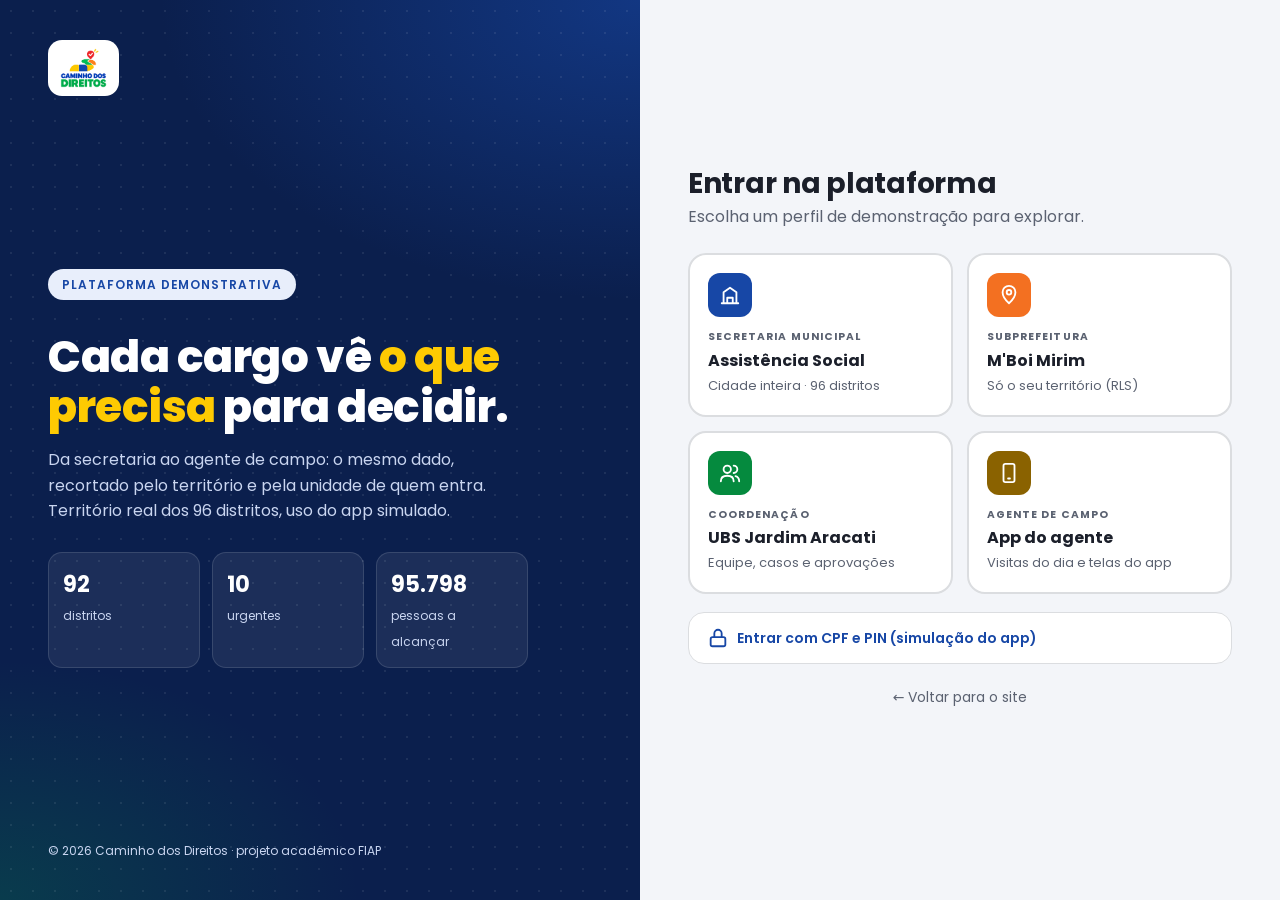
<file: site/entrar.html>
<!DOCTYPE html>
<html lang="pt-BR">
<head>
<meta charset="UTF-8">
<meta name="viewport" content="width=device-width, initial-scale=1.0">
<title>Entrar · Caminho dos Direitos</title>
<meta name="description" content="Demonstração: escolha um cargo e veja a plataforma Caminho dos Direitos como ele veria.">
<link rel="icon" href="../assets/logo.png">
<link rel="preconnect" href="https://fonts.googleapis.com">
<link rel="preconnect" href="https://fonts.gstatic.com" crossorigin>
<link href="https://fonts.googleapis.com/css2?family=Poppins:wght@400;500;600;700;800&display=swap" rel="stylesheet">
<script>document.documentElement.classList.add('js')</script>
<link rel="stylesheet" href="site.css">
<style>
body{background:var(--fundo)}
.tela{display:grid;grid-template-columns:1fr 1fr;min-height:100vh}
@media(max-width:900px){.tela{grid-template-columns:1fr}}
.esq{background:radial-gradient(800px 500px at 100% 0%,rgba(23,71,166,.6),transparent 60%),radial-gradient(600px 400px at 0% 100%,rgba(1,173,76,.2),transparent 60%),var(--navy);color:#fff;padding:40px 48px;display:flex;flex-direction:column;justify-content:space-between;gap:32px;position:relative;overflow:hidden}
.esq::before{content:"";position:absolute;inset:0;background-image:radial-gradient(rgba(255,255,255,.08) 1px,transparent 1px);background-size:22px 22px;pointer-events:none}
.esq>*{position:relative}
.esq .logo{background:#fff;border-radius:14px;padding:8px 12px;display:inline-block;align-self:flex-start}
.esq .logo img{height:40px}
.esq h1{font-size:clamp(30px,3.6vw,44px);font-weight:800;margin:14px 0 14px}
.esq h1 span{color:var(--amarelo)}
.esq p{color:var(--texto-inv);max-width:460px}
.mini{display:grid;grid-template-columns:repeat(3,1fr);gap:12px;max-width:480px;margin-top:28px}
.mini div{background:rgba(255,255,255,.07);border:1px solid rgba(255,255,255,.12);border-radius:14px;padding:14px}
.mini b{display:block;font-size:22px;font-variant-numeric:tabular-nums}
.mini span{font-size:12px;color:var(--texto-inv)}
.esq small{color:var(--texto-inv);font-size:12px}
@media(max-width:900px){.esq{padding:28px 20px}.mini{display:none}}
.dir{padding:48px;display:flex;flex-direction:column;justify-content:center;max-width:680px;width:100%;margin:0 auto}
@media(max-width:560px){.dir{padding:28px 16px}}
.dir h2{font-size:28px;margin-bottom:4px}
.dir>p{color:var(--texto-2);margin-bottom:24px}
.opcoes{display:grid;grid-template-columns:1fr 1fr;gap:14px}
@media(max-width:560px){.opcoes{grid-template-columns:1fr}}
.op{display:flex;flex-direction:column;gap:2px;background:#fff;border:2px solid var(--borda);border-radius:18px;padding:18px;text-decoration:none;color:var(--texto);transition:border-color .15s,transform .15s,box-shadow .15s;position:relative}
.op:hover,.op:focus-visible{border-color:var(--c);transform:translateY(-3px);box-shadow:var(--sombra)}
.op .ico{width:44px;height:44px;border-radius:12px;display:grid;place-items:center;background:var(--c);color:#fff;margin-bottom:10px}
.op small{font-size:10.5px;font-weight:700;letter-spacing:.1em;text-transform:uppercase;color:var(--texto-2)}
.op b{font-size:16px}
.op span{font-size:13px;color:var(--texto-2)}
.op .ver{position:absolute;right:16px;top:18px;color:var(--c);opacity:0;transition:opacity .15s,transform .15s}
.op:hover .ver{opacity:1;transform:translateX(3px)}
details.cpf{margin-top:18px;background:#fff;border:1px solid var(--borda);border-radius:16px;padding:0 18px}
details.cpf summary{cursor:pointer;padding:14px 0;font-weight:600;font-size:14px;color:var(--azul);list-style:none;display:flex;align-items:center;gap:8px}
details.cpf summary::-webkit-details-marker{display:none}
form{display:grid;gap:12px;padding-bottom:18px}
.campo{display:grid;gap:4px}
.campo label{font-size:13px;font-weight:600}
.campo input,.campo select{font:inherit;font-size:15px;padding:11px 14px;border:1.5px solid var(--borda);border-radius:12px;background:#fff;color:var(--texto)}
.campo input:focus,.campo select:focus{outline:none;border-color:var(--azul);box-shadow:0 0 0 3px var(--azul-claro)}
.dupla{display:grid;grid-template-columns:1fr 1fr;gap:12px}
.aviso{font-size:12px;color:var(--texto-2);background:var(--amarelo-claro);border-radius:10px;padding:8px 12px}
.voltar{margin-top:22px;text-align:center;font-size:14px}
.voltar a{color:var(--texto-2);text-decoration:none}
.voltar a:hover{color:var(--azul)}
.carregando{position:fixed;inset:0;background:rgba(11,31,77,.85);display:none;place-items:center;z-index:50;color:#fff;text-align:center}
.carregando.on{display:grid}
.carregando .roda{width:44px;height:44px;border-radius:50%;border:4px solid rgba(255,255,255,.2);border-top-color:var(--amarelo);animation:gira .8s linear infinite;margin:0 auto 14px}
@keyframes gira{to{transform:rotate(360deg)}}
</style>
</head>
<body>
<div class="tela">
  <aside class="esq">
    <a href="../indexsite.html" class="logo" aria-label="Voltar para o site"><img src="../assets/logo.png" alt="Caminho dos Direitos"></a>
    <div>
      <span class="tag">Plataforma demonstrativa</span>
      <h1>Cada cargo vê <span>o que precisa</span> para decidir.</h1>
      <p>Da secretaria ao agente de campo: o mesmo dado, recortado pelo território e pela unidade de quem entra. Território real dos 96 distritos, uso do app simulado.</p>
      <div class="mini">
        <div><b data-conta="96">96</b><span>distritos</span></div>
        <div><b data-conta="10">10</b><span>urgentes</span></div>
        <div><b data-conta="99930">99.930</b><span>pessoas a alcançar</span></div>
      </div>
    </div>
    <small>© 2026 Caminho dos Direitos · projeto acadêmico FIAP</small>
  </aside>

  <main class="dir">
    <h2>Entrar na plataforma</h2>
    <p>Escolha um perfil de demonstração para explorar.</p>
    <div class="opcoes" id="opcoes"></div>

    <details class="cpf">
      <summary><svg class="ic"><use href="#i-cadeado"/></svg>Entrar com CPF e PIN (simulação do app)</summary>
      <form id="form">
        <p class="aviso">Demonstração: nada é enviado nem guardado. Use qualquer número.</p>
        <div class="dupla">
          <div class="campo"><label for="cpf">CPF</label><input id="cpf" inputmode="numeric" autocomplete="off" placeholder="000.000.000-00" value="000.000.000-00"></div>
          <div class="campo"><label for="pin">PIN (6 dígitos)</label><input id="pin" type="password" inputmode="numeric" autocomplete="off" maxlength="6" value="123456"></div>
        </div>
        <div class="dupla">
          <div class="campo"><label for="perfil">Cargo</label>
            <select id="perfil">
              <option value="sec">Secretaria municipal</option>
              <option value="sub" selected>Subprefeitura</option>
              <option value="coord">Coordenação de unidade</option>
              <option value="agente">Agente de campo</option>
            </select></div>
          <div class="campo" id="campo-sub"><label for="sub">Lotação</label><select id="sub"></select></div>
        </div>
        <button class="btn btn-azul" type="submit"><svg class="ic"><use href="#i-entrar"/></svg>Entrar</button>
      </form>
    </details>
    <p class="voltar"><a href="../indexsite.html">← Voltar para o site</a></p>
  </main>
</div>
<div class="carregando" id="carregando" role="status" aria-live="polite"><div><div class="roda"></div><b id="msg-carregando">Verificando acesso…</b></div></div>

<script src="dados_site.js"></script>
<script src="site.js"></script>
<script>
(function () {
  const { ic, esc } = CDS;
  const PERFIS = [
    { k: 'sec', c: 'var(--azul)', i: 'predio', s: 'Secretaria municipal', n: 'Assistência Social', d: 'Cidade inteira · 96 distritos', msg: 'Carregando a visão da cidade…' },
    { k: 'sub', c: 'var(--laranja)', i: 'pin', s: 'Subprefeitura', n: "M'Boi Mirim", d: 'Só o seu território (RLS)', msg: "Aplicando a segurança por linha: M'Boi Mirim…" },
    { k: 'coord', c: 'var(--verde-esc)', i: 'pessoas', s: 'Coordenação', n: 'UBS Jardim Aracati', d: 'Equipe, casos e aprovações', msg: 'Carregando a sua unidade…' },
    { k: 'agente', c: '#8A6200', i: 'celular', s: 'Agente de campo', n: 'App do agente', d: 'Visitas do dia e telas do app', msg: 'Abrindo o app do agente…' }
  ];
  const op = document.getElementById('opcoes');
  op.innerHTML = PERFIS.map(p => `<a class="op" style="--c:${p.c}" href="plataforma.html?perfil=${p.k}" data-msg="${esc(p.msg)}">
      <span class="ico">${ic(p.i)}</span><small>${p.s}</small><b>${esc(p.n)}</b><span>${p.d}</span><span class="ver">${ic('seta')}</span></a>`).join('');

  const car = document.getElementById('carregando'), msg = document.getElementById('msg-carregando');
  function ir(url, texto) {
    msg.textContent = texto; car.classList.add('on');
    setTimeout(() => location.href = url, 650);
  }
  addEventListener('pageshow', () => car.classList.remove('on'));
  op.querySelectorAll('a').forEach(a => a.addEventListener('click', e => { e.preventDefault(); ir(a.href, a.dataset.msg); }));

  /* lotação muda com o cargo */
  const selP = document.getElementById('perfil'), selS = document.getElementById('sub'), campoS = document.getElementById('campo-sub');
  const subs = [...new Set(Object.values(CD.distritos).map(d => d.s))].sort((a, b) => a.localeCompare(b, 'pt'));
  const unis = Object.entries(CD.unidades).sort((a, b) => a[1].n.localeCompare(b[1].n, 'pt'));
  function lotacao() {
    const p = selP.value;
    campoS.style.display = (p === 'sub' || p === 'coord') ? '' : 'none';
    if (p === 'sub') selS.innerHTML = subs.map(s => `<option${s === "M'Boi Mirim" ? ' selected' : ''}>${esc(s)}</option>`).join('');
    if (p === 'coord') selS.innerHTML = unis.map(([k, u]) => `<option value="${k}"${k === '410' ? ' selected' : ''}>${esc(u.n)} · ${esc(CD.distritos[u.d].n)}</option>`).join('');
  }
  selP.onchange = lotacao; lotacao();

  /* máscara simples de CPF */
  const cpf = document.getElementById('cpf');
  cpf.addEventListener('input', () => {
    const d = cpf.value.replace(/\D/g, '').slice(0, 11);
    cpf.value = d.replace(/(\d{3})(\d)/, '$1.$2').replace(/(\d{3})(\d)/, '$1.$2').replace(/(\d{3})(\d{1,2})$/, '$1-$2');
  });
  document.getElementById('form').addEventListener('submit', e => {
    e.preventDefault();
    const p = selP.value;
    let url = 'plataforma.html?perfil=' + p;
    if (p === 'sub') url += '&sub=' + encodeURIComponent(selS.value);
    if (p === 'coord') url += '&uni=' + encodeURIComponent(selS.value);
    ir(url, 'Verificando CPF e PIN…');
  });
})();
</script>
</body>
</html>
</file>
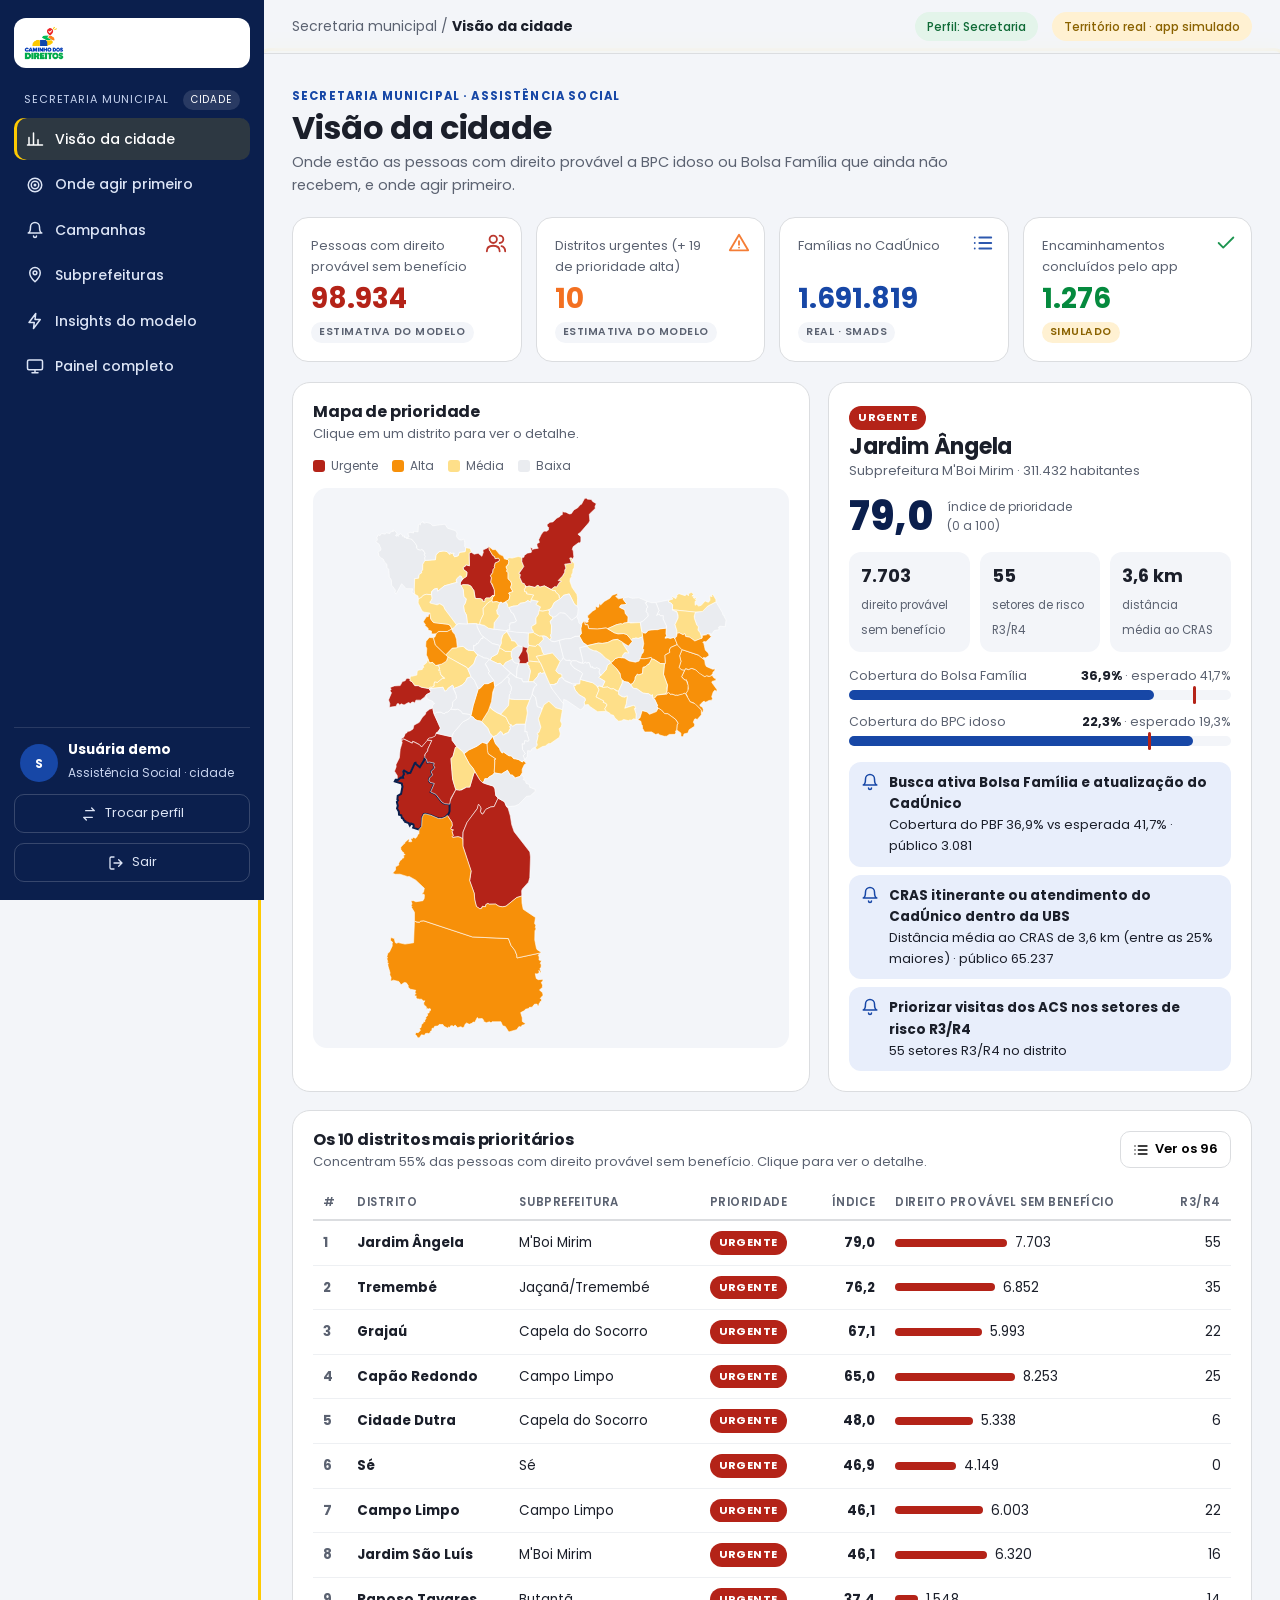
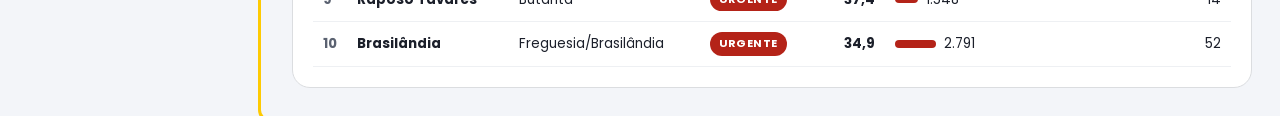
<file: site/plataforma.html>
<!DOCTYPE html>
<html lang="pt-BR">
<head>
<meta charset="UTF-8">
<meta name="viewport" content="width=device-width, initial-scale=1.0">
<title>Plataforma · Caminho dos Direitos</title>
<meta name="description" content="Demonstração da plataforma Caminho dos Direitos por cargo: secretaria, subprefeitura, coordenação e agente.">
<link rel="icon" href="../assets/logo.png">
<link rel="preconnect" href="https://fonts.googleapis.com">
<link rel="preconnect" href="https://fonts.gstatic.com" crossorigin>
<link href="https://fonts.googleapis.com/css2?family=Poppins:wght@400;500;600;700;800&display=swap" rel="stylesheet">
<script>document.documentElement.classList.add('js')</script>
<link rel="stylesheet" href="site.css">
<style>
body{background:var(--fundo)}
.app{display:grid;grid-template-columns:264px 1fr;min-height:100vh}
/* ---- barra lateral ---- */
.lateral{background:var(--navy);color:#fff;display:flex;flex-direction:column;position:sticky;top:0;height:100vh;padding:18px 14px;z-index:40}
.lateral .logo{background:#fff;border-radius:12px;padding:8px 10px;display:block;margin-bottom:22px}
.lateral .logo img{height:34px}
.lateral .grupo{display:flex;justify-content:space-between;align-items:center;font-size:11px;letter-spacing:.08em;text-transform:uppercase;color:var(--texto-inv);padding:0 10px;margin-bottom:8px}
.lateral .grupo em{font-style:normal;font-size:10px;background:rgba(255,255,255,.12);color:#fff;padding:2px 8px;border-radius:999px}
.lateral nav{display:grid;gap:3px}
.lateral nav button{display:flex;align-items:center;gap:11px;width:100%;text-align:left;background:transparent;border:0;color:#DCE4F5;font-size:14px;font-weight:500;padding:10px 12px;border-radius:10px;cursor:pointer;transition:background .15s}
.lateral nav button .ic{width:18px;height:18px}
.lateral nav button:hover{background:rgba(255,255,255,.07)}
.lateral nav button[aria-current="page"]{background:rgba(254,202,2,.14);color:#fff;box-shadow:inset 3px 0 0 var(--amarelo)}
.lateral nav button .badge{margin-left:auto;background:var(--amarelo);color:var(--navy);font-size:11px;font-weight:700;border-radius:999px;padding:1px 7px}
.usuario{margin-top:auto;border-top:1px solid rgba(255,255,255,.12);padding-top:14px;display:grid;gap:10px}
.usuario .quem{display:flex;gap:10px;align-items:center;padding:0 6px}
.usuario .av{width:38px;height:38px;border-radius:50%;display:grid;place-items:center;font-weight:700;color:#fff;flex-shrink:0}
.usuario b{display:block;font-size:13.5px;line-height:1.25}
.usuario span{font-size:12px;color:var(--texto-inv)}
.usuario a{display:flex;align-items:center;justify-content:center;gap:8px;font-size:13px;color:#DCE4F5;text-decoration:none;border:1px solid rgba(255,255,255,.18);border-radius:10px;padding:8px}
.usuario a:hover{background:rgba(255,255,255,.07)}
.usuario a .ic{width:16px;height:16px}
/* ---- topo ---- */
.principal{min-width:0}
.barra{position:sticky;top:0;z-index:20;background:rgba(243,245,249,.9);backdrop-filter:blur(8px);border-bottom:1px solid var(--borda);display:flex;align-items:center;gap:14px;padding:12px 28px}
.barra .trilha{font-size:14px;color:var(--texto-2);flex:1;min-width:0;white-space:nowrap;overflow:hidden;text-overflow:ellipsis}
.barra .trilha b{color:var(--texto)}
.barra .chip{font-size:12px}
.menu-btn{display:none;border:0;background:#fff;border-radius:10px;width:40px;height:40px;place-items:center;cursor:pointer;box-shadow:0 1px 3px rgba(0,0,0,.1)}
.vista{padding:28px;max-width:1320px}
@media(max-width:960px){
  .app{grid-template-columns:1fr}
  .lateral{position:fixed;left:0;top:0;width:270px;transform:translateX(-100%);transition:transform .25s}
  .lateral.aberta{transform:none;box-shadow:0 0 0 100vmax rgba(5,12,30,.5)}
  .menu-btn{display:grid}
  .barra{padding:10px 16px}.barra .so-desk{display:none}
  .vista{padding:18px 16px}
}
/* ---- blocos ---- */
.cab-vista{display:flex;justify-content:space-between;align-items:flex-end;gap:16px;flex-wrap:wrap;margin-bottom:20px}
.cab-vista small{font-size:11.5px;font-weight:700;letter-spacing:.1em;text-transform:uppercase;color:var(--azul)}
.cab-vista h1{font-size:clamp(24px,3vw,32px);font-weight:700;margin:2px 0 4px}
.cab-vista p{color:var(--texto-2);font-size:14.5px;max-width:720px}
.rls{display:flex;gap:12px;align-items:center;background:#fff;border:1px solid var(--borda);border-left:4px solid var(--verde);border-radius:12px;padding:12px 16px;margin-bottom:20px;font-size:14px}
.rls .ic{color:var(--verde-esc)}
.kpis{display:grid;grid-template-columns:repeat(4,1fr);gap:14px;margin-bottom:20px}
@media(max-width:1100px){.kpis{grid-template-columns:1fr 1fr}}
@media(max-width:480px){.kpis{grid-template-columns:1fr}}
.kpi{background:#fff;border-radius:16px;padding:18px;border:1px solid var(--borda);position:relative;overflow:hidden;display:flex;flex-direction:column}
.kpi .ic{position:absolute;right:14px;top:14px;color:var(--c,var(--azul));opacity:.9}
.kpi b{display:block;font-size:28px;font-weight:700;color:var(--c,var(--azul));line-height:1.1;font-variant-numeric:tabular-nums;margin-top:6px}
.kpi span{font-size:13px;color:var(--texto-2);display:block;padding-right:28px;flex:1}
.kpi small{display:inline-block;align-self:flex-start;margin-top:8px;font-size:10.5px;font-weight:600;letter-spacing:.05em;text-transform:uppercase;padding:2px 8px;border-radius:999px;background:var(--fundo);color:var(--texto-2)}
.kpi small.sim{background:var(--amarelo-claro);color:#8A6200}
.grade{display:grid;grid-template-columns:1.1fr .9fr;gap:18px;margin-bottom:18px}
@media(max-width:1100px){.grade{grid-template-columns:1fr}}
.bloco{background:#fff;border:1px solid var(--borda);border-radius:18px;padding:20px;min-width:0}
.bloco h2{font-size:16px;margin-bottom:2px}
.bloco .sub{font-size:13px;color:var(--texto-2);margin-bottom:14px}
.bloco-cab{display:flex;justify-content:space-between;gap:12px;align-items:flex-start;flex-wrap:wrap;margin-bottom:12px}
.bloco-cab .sub{margin-bottom:0}
.mapa-box{background:var(--fundo);border-radius:14px;padding:10px}
.mapa-box svg{max-height:540px}
/* detalhe do distrito */
.det h3{font-size:22px;margin:4px 0 2px}
.det .onde{font-size:13px;color:var(--texto-2);margin-bottom:14px}
.det .idx{display:flex;align-items:center;gap:14px;margin-bottom:16px}
.det .idx b{font-size:40px;line-height:1;font-weight:800;color:var(--navy)}
.det .idx span{font-size:12px;color:var(--texto-2)}
.compar{display:grid;gap:12px;margin-bottom:16px}
.compar .rot{display:flex;justify-content:space-between;font-size:12.5px;margin-bottom:4px}
.compar .rot span{color:var(--texto-2)}
.trilho{height:10px;border-radius:99px;background:var(--fundo);position:relative;overflow:visible}
.trilho .real{height:100%;border-radius:99px;background:var(--azul);transition:width .8s ease}
.trilho .esp{position:absolute;top:-4px;width:3px;height:18px;background:var(--p-urgente);border-radius:2px}
.mini-kpis{display:grid;grid-template-columns:repeat(3,1fr);gap:10px;margin-bottom:14px}
.mini-kpis div{background:var(--fundo);border-radius:12px;padding:10px 12px}
.mini-kpis b{display:block;font-size:18px}
.mini-kpis span{font-size:11.5px;color:var(--texto-2)}
.acoes{display:grid;gap:8px}
.acao{display:flex;gap:10px;align-items:flex-start;font-size:13px;background:var(--azul-claro);border-radius:12px;padding:10px 12px}
.acao .ic{color:var(--azul);width:18px;height:18px;margin-top:1px}
.acao b{display:block;font-size:13.5px}
/* tabela */
.tab-wrap{overflow-x:auto}
table.tab{width:100%;border-collapse:collapse;font-size:13.5px}
.tab th{text-align:left;font-size:11.5px;text-transform:uppercase;letter-spacing:.05em;color:var(--texto-2);padding:8px 10px;border-bottom:2px solid var(--borda);white-space:nowrap;font-weight:600}
.tab td{padding:10px;border-bottom:1px solid #EEF0F3;vertical-align:middle}
.tab tbody tr{cursor:pointer;transition:background .12s}
.tab tbody tr:hover{background:#F6F8FC}
.tab td.n{text-align:right;font-variant-numeric:tabular-nums;white-space:nowrap}
.tab th.n{text-align:right}
.barrinha{display:flex;align-items:center;gap:8px;min-width:150px}
.barrinha i{height:8px;border-radius:99px;background:var(--p-urgente);display:block}
.pos{font-weight:700;color:var(--texto-2);width:28px}
.filtros{display:flex;gap:8px;flex-wrap:wrap;align-items:center}
.filtros button{border:1px solid var(--borda);background:#fff;border-radius:999px;padding:6px 14px;font-size:13px;cursor:pointer}
.filtros button[aria-pressed="true"]{background:var(--navy);color:#fff;border-color:var(--navy)}
.filtros input,.filtros select{font:inherit;font-size:13px;border:1px solid var(--borda);border-radius:999px;padding:7px 14px;background:#fff}
/* campanhas */
.camps{display:grid;grid-template-columns:repeat(auto-fill,minmax(300px,1fr));gap:14px}
.camp{background:#fff;border:1px solid var(--borda);border-radius:16px;padding:18px;display:flex;flex-direction:column;gap:8px;transition:border-color .2s,box-shadow .2s}
.camp.ok{border-color:var(--verde);box-shadow:0 0 0 3px var(--verde-claro)}
.camp .topo-c{display:flex;justify-content:space-between;gap:8px;align-items:center}
.camp h3{font-size:15px;line-height:1.3}
.camp p{font-size:13px;color:var(--texto-2)}
.camp .pub{font-size:13px}
.camp .pub b{font-size:18px;color:var(--azul)}
.camp button{margin-top:auto;align-self:flex-start}
.resumo{display:flex;gap:18px;flex-wrap:wrap;align-items:center;background:var(--navy);color:#fff;border-radius:16px;padding:16px 20px;margin-bottom:16px}
.resumo b{font-size:22px;color:var(--amarelo)}
.resumo span{font-size:13px;color:var(--texto-inv)}
/* alertas */
.alertas{display:grid;gap:10px}
.alerta{display:flex;gap:12px;align-items:flex-start;background:#fff;border:1px solid var(--borda);border-radius:14px;padding:14px 16px}
.alerta .ic{flex-shrink:0;margin-top:2px}
.alerta.alta .ic{color:var(--p-urgente)}
.alerta.média .ic{color:var(--p-alta)}
.alerta b{display:block;font-size:13px;color:var(--texto-2);font-weight:600}
.alerta p{font-size:14px}
.alerta .num{flex-shrink:0;width:26px;height:26px;padding:0;border-radius:50%;display:grid;place-items:center;font-size:12px;font-variant-numeric:tabular-nums}
.alerta:has(.num){align-items:center}
.explica{display:flex;gap:12px;align-items:flex-start;background:var(--azul-claro);border-radius:14px;padding:14px 16px;margin-bottom:16px;font-size:14px}
.explica .ic{color:var(--azul);flex-shrink:0;margin-top:2px}
.explica b{display:block;margin-bottom:2px}
/* barras empilhadas */
.pilha{display:flex;height:30px;border-radius:10px;overflow:hidden;margin:10px 0}
.pilha div{display:grid;place-items:center;font-size:11.5px;font-weight:600;color:#fff;transition:flex .6s}
.leg-pilha{display:flex;flex-wrap:wrap;gap:6px 14px;font-size:12px;color:var(--texto-2)}
.leg-pilha i{width:10px;height:10px;border-radius:3px;display:inline-block;margin-right:6px}
.hbar{display:grid;grid-template-columns:120px 1fr 44px;gap:10px;align-items:center;font-size:13px;margin-bottom:8px}
.hbar .t{height:12px;background:var(--fundo);border-radius:99px;overflow:hidden}
.hbar .t i{display:block;height:100%;background:var(--azul);border-radius:99px;transition:width .8s}
.hbar .v{text-align:right;font-variant-numeric:tabular-nums;color:var(--texto-2)}
/* pessoas (acessos / equipe) */
.lista-p{display:grid;gap:10px}
.lp{display:flex;align-items:center;gap:12px;background:#fff;border:1px solid var(--borda);border-radius:14px;padding:12px 14px;flex-wrap:wrap}
.lp .av{width:40px;height:40px;border-radius:50%;display:grid;place-items:center;font-weight:700;color:#fff;flex-shrink:0}
.lp .info{flex:1;min-width:160px}
.lp .info b{display:block;font-size:14px}
.lp .info span{font-size:12.5px;color:var(--texto-2)}
.lp .bts{display:flex;gap:8px}
.bt{border:1.5px solid var(--borda);background:#fff;border-radius:10px;padding:7px 12px;font-size:13px;font-weight:600;cursor:pointer;display:inline-flex;align-items:center;gap:6px}
.bt .ic{width:16px;height:16px}
.bt.sim{border-color:var(--verde);color:var(--verde-esc)}
.bt.sim:hover{background:var(--verde-claro)}
.bt.nao{border-color:#F4B4AE;color:var(--vermelho)}
.bt.nao:hover{background:var(--vermelho-claro)}
.bt.pri{background:var(--azul);border-color:var(--azul);color:#fff}
.bt.pri:hover{background:var(--azul-esc)}
.bt.feito{background:var(--verde);border-color:var(--verde);color:#fff}
.vazio{font-size:14px;color:var(--texto-2);background:#fff;border:1px dashed var(--borda);border-radius:14px;padding:22px;text-align:center}
.transf{display:flex;gap:10px;flex-wrap:wrap;align-items:end;background:var(--azul-claro);border-radius:14px;padding:14px;margin-top:14px}
.transf label{display:grid;gap:4px;font-size:12px;font-weight:600}
.transf select,.transf input{font:inherit;font-size:13.5px;border:1px solid var(--borda);border-radius:10px;padding:8px 10px;background:#fff}
/* painel embutido */
.painel-frame{background:#fff;border:1px solid var(--borda);border-radius:18px;overflow:hidden}
.painel-frame iframe{width:100%;height:calc(100vh - 220px);min-height:620px;border:0;display:block}
/* agente */
.agente-grid{display:grid;grid-template-columns:1fr 340px;gap:18px}
@media(max-width:1000px){.agente-grid{grid-template-columns:1fr}}
.visita{display:flex;gap:14px;align-items:center;background:#fff;border:1px solid var(--borda);border-radius:14px;padding:14px 16px;margin-bottom:10px}
.visita .hora{font-weight:700;color:var(--azul);width:54px;font-variant-numeric:tabular-nums}
.visita .info{flex:1}
.visita .info b{display:block;font-size:14.5px}
.visita .info span{font-size:12.5px;color:var(--texto-2)}
.celular{width:300px;max-width:100%;margin:0 auto;border:11px solid var(--navy);border-radius:42px;overflow:hidden;background:#fff;box-shadow:var(--sombra-forte);aspect-ratio:9/18.5;position:relative}
.celular img{width:100%;height:100%;object-fit:cover;object-position:top;transition:opacity .3s}
.cel-ctrl{display:flex;justify-content:center;align-items:center;gap:12px;margin-top:14px;font-size:13px;color:var(--texto-2)}
.cel-ctrl button{width:36px;height:36px;border-radius:50%;border:1px solid var(--borda);background:#fff;cursor:pointer;display:grid;place-items:center}
.telas-g{display:grid;grid-template-columns:repeat(auto-fill,minmax(180px,1fr));gap:16px}
.telas-g figure img{border-radius:18px;aspect-ratio:9/18;object-fit:cover;object-position:top;box-shadow:var(--sombra);width:100%}
.telas-g figcaption{font-size:13px;text-align:center;margin-top:8px;color:var(--texto-2)}
.videos-g{display:grid;gap:28px}
.video-item{display:grid;grid-template-columns:260px 1fr;gap:32px;align-items:center;background:#fff;border:1px solid var(--borda);border-radius:18px;padding:20px}
@media(max-width:640px){.video-item{grid-template-columns:1fr;gap:16px}}
.videos-g video{width:100%;border-radius:18px;background:#000;aspect-ratio:9/16;object-fit:cover}
.videos-g h3{font-size:18px;margin-bottom:8px}
.videos-g p{font-size:14.5px;color:var(--texto-2);max-width:520px}
.toast{position:fixed;left:50%;bottom:24px;transform:translateX(-50%) translateY(20px);background:var(--navy);color:#fff;padding:12px 18px;border-radius:12px;font-size:14px;box-shadow:var(--sombra-forte);opacity:0;transition:opacity .25s,transform .25s;z-index:70;pointer-events:none;max-width:92vw}
.toast.on{opacity:1;transform:translateX(-50%)}
.fonte{font-size:12px;color:var(--texto-2);margin-top:18px}
</style>
</head>
<body>
<div class="app">
  <aside class="lateral" id="lateral" aria-label="Menu da plataforma">
    <a class="logo" href="../indexsite.html" aria-label="Caminho dos Direitos, voltar ao site"><img src="../assets/logo.png" alt="Caminho dos Direitos"></a>
    <div class="grupo"><span id="perfil-nome">Perfil</span><em id="perfil-tag">demo</em></div>
    <nav id="menu"></nav>
    <div class="usuario">
      <div class="quem"><span class="av" id="u-av">D</span><div><b id="u-nome">Usuária demo</b><span id="u-cargo"></span></div></div>
      <a href="entrar.html"><svg class="ic"><use href="#i-troca"/></svg>Trocar perfil</a>
      <a href="../indexsite.html"><svg class="ic"><use href="#i-sair"/></svg>Sair</a>
    </div>
  </aside>
  <div class="principal">
    <div class="barra">
      <button class="menu-btn" id="menu-btn" aria-label="Abrir menu" aria-controls="lateral" aria-expanded="false"><svg class="ic"><use href="#i-lista"/></svg></button>
      <div class="trilha" id="trilha">Caminho dos Direitos</div>
      <span class="chip vd so-desk" id="chip-perfil">Perfil</span>
      <span class="chip am so-desk">Território real · app simulado</span>
    </div>
    <main class="vista" id="vista" tabindex="-1"></main>
  </div>
</div>
<div class="toast" id="toast" role="status" aria-live="polite"></div>

<script src="dados_site.js"></script>
<script src="site.js"></script>
<script src="plataforma.js?v=4"></script>
</body>
</html>
</file>
<file: site/site.css>
/* =========================================================
   Caminho dos Direitos · estilos compartilhados do site
   Identidade: cores do logo e das telas do app, fonte Poppins
   ========================================================= */
:root{
  --azul:#1747A6; --azul-esc:#0F3480; --navy:#0B1F4D; --navy-2:#0A1838; --azul-claro:#E8EEFB;
  --verde:#01AD4C; --verde-esc:#058A3E; --verde-claro:#E3F4EA;
  --amarelo:#FECA02; --amarelo-claro:#FFF1D2;
  --laranja:#F37021; --vermelho:#E5382B; --vermelho-claro:#FDE7E5;
  --lilas:#EFEBFF;
  --fundo:#F3F5F9; --branco:#fff; --borda:#DBDDE0;
  --texto:#1B1F2A; --texto-2:#5B6271; --texto-inv:#C9D5F0;
  --raio:20px; --sombra:0 10px 30px rgba(15,52,128,.10); --sombra-forte:0 24px 60px rgba(11,31,77,.28);
  /* cores de prioridade (as mesmas do painel) */
  --p-urgente:#B42318; --p-alta:#F79009; --p-media:#FEDF89; --p-baixa:#EAECF0;
}
*{box-sizing:border-box;margin:0;padding:0}
html{scroll-behavior:smooth;scroll-padding-top:84px}
body{font-family:'Poppins',system-ui,sans-serif;color:var(--texto);background:var(--branco);line-height:1.6;-webkit-font-smoothing:antialiased}
img,video{max-width:100%;display:block}
a{color:inherit}
button{font:inherit}
:focus-visible{outline:3px solid var(--amarelo);outline-offset:3px;border-radius:6px}
.pular{position:absolute;left:-999px;top:8px;background:var(--amarelo);color:var(--navy);padding:8px 14px;border-radius:8px;font-weight:600;z-index:99}
.pular:focus{left:8px}
.wrap{max-width:1200px;margin:0 auto;padding:0 24px}
@media(max-width:560px){.wrap{padding:0 16px}}
section{padding:104px 0;position:relative}
@media(max-width:700px){section{padding:72px 0}}
h1,h2,h3{line-height:1.15;letter-spacing:-.01em}
h2{font-size:clamp(28px,4vw,44px);font-weight:700;margin-bottom:14px}
.centro{text-align:center}
.centro .lead{margin-left:auto;margin-right:auto}
.lead{font-size:18px;color:var(--texto-2);max-width:680px}
.escuro .lead,.azul .lead{color:var(--texto-inv)}
.tag{display:inline-flex;align-items:center;gap:8px;font-size:12px;font-weight:600;letter-spacing:.08em;text-transform:uppercase;color:var(--azul);background:var(--azul-claro);padding:6px 14px;border-radius:999px;margin-bottom:18px}
.escuro .tag,.azul .tag{background:rgba(255,255,255,.12);color:#fff}
.verde-t{color:var(--verde)} .amarelo-t{color:var(--amarelo)}
.escuro{background:var(--navy);color:#fff}
.azul{background:var(--azul);color:#fff}
.cinza{background:var(--fundo)}
.claro{background:var(--azul-claro)}
.ic{width:22px;height:22px;flex-shrink:0;stroke:currentColor;fill:none;stroke-width:2;stroke-linecap:round;stroke-linejoin:round}

/* ===== Botões ===== */
.btn{display:inline-flex;align-items:center;justify-content:center;gap:8px;padding:14px 26px;border-radius:999px;font-weight:600;font-size:15px;text-decoration:none;transition:transform .15s,background .15s,box-shadow .15s;border:2px solid transparent;cursor:pointer;white-space:nowrap}
.btn:hover{transform:translateY(-2px)}
.btn .ic{width:18px;height:18px}
.btn-azul{background:var(--azul);color:#fff}
.btn-azul:hover{background:var(--azul-esc)}
.btn-amarelo{background:var(--amarelo);color:var(--navy);box-shadow:0 10px 30px rgba(254,202,2,.30)}
.btn-amarelo:hover{box-shadow:0 14px 34px rgba(254,202,2,.45)}
.btn-contorno{border-color:var(--azul);color:var(--azul);background:#fff}
.btn-vidro{border-color:rgba(255,255,255,.35);color:#fff;background:rgba(255,255,255,.06)}
.btn-vidro:hover{background:rgba(255,255,255,.14)}
.btn-sm{padding:9px 18px;font-size:14px}

/* ===== Cabeçalho ===== */
.topo{position:sticky;top:0;z-index:30;background:rgba(255,255,255,.92);backdrop-filter:blur(10px);border-bottom:1px solid transparent;transition:border-color .2s,box-shadow .2s}
.topo.rolou{border-bottom-color:var(--borda);box-shadow:0 6px 20px rgba(11,31,77,.06)}
.topo nav{display:flex;align-items:center;justify-content:space-between;height:76px;gap:20px}
.marca{display:flex;align-items:center;text-decoration:none}
.marca img{height:50px;width:auto}
.topo ul{display:flex;gap:26px;list-style:none}
.topo ul a{text-decoration:none;color:var(--texto-2);font-size:14px;font-weight:500;transition:color .15s}
.topo ul a:hover,.topo ul a.ativo{color:var(--azul)}
.nav-btns{display:flex;gap:10px;align-items:center}
@media(max-width:1060px){.topo ul{display:none}}
@media(max-width:560px){.nav-btns .so-desk{display:none}.marca img{height:40px}}

/* ===== Revelar ao rolar ===== */
.js .rv{opacity:0;transform:translateY(24px);transition:opacity .7s ease,transform .7s ease}
.js .rv.in{opacity:1;transform:none}
.js .rv.d1{transition-delay:.08s}.js .rv.d2{transition-delay:.16s}.js .rv.d3{transition-delay:.24s}.js .rv.d4{transition-delay:.32s}.js .rv.d5{transition-delay:.4s}
@media (prefers-reduced-motion:reduce){html{scroll-behavior:auto}*,*::before,*::after{transition:none!important;animation:none!important}.js .rv{opacity:1;transform:none}}

/* ===== Mapa (SVG gerado a partir do GeoJSON dos 96 distritos) ===== */
.mapa-svg{width:100%;height:auto;display:block}
.mapa-svg path{stroke:#fff;stroke-width:.6;transition:opacity .2s,stroke-width .15s;cursor:pointer;vector-effect:non-scaling-stroke}
.mapa-svg path:hover,.mapa-svg path.sel{stroke:var(--navy);stroke-width:2}
.mapa-svg path.fora{opacity:.18}
.legenda{display:flex;flex-wrap:wrap;gap:6px 14px;font-size:12px;color:var(--texto-2)}
.legenda span{display:inline-flex;align-items:center;gap:6px}
.legenda i{width:12px;height:12px;border-radius:3px;display:inline-block}
.dica{position:fixed;z-index:60;pointer-events:none;background:#fff;color:var(--texto);border:1px solid var(--borda);border-radius:12px;box-shadow:0 12px 30px rgba(11,31,77,.18);padding:10px 12px;font-size:12px;line-height:1.45;max-width:260px;display:none}
.dica b{font-size:13px}
.dica .lin{display:flex;justify-content:space-between;gap:14px}
.dica .lin span:first-child{color:var(--texto-2)}

/* ===== Chips / selos de prioridade ===== */
.chip{display:inline-flex;align-items:center;gap:6px;font-size:12.5px;font-weight:500;padding:5px 12px;border-radius:999px;background:var(--fundo);white-space:nowrap}
.chip.az{background:var(--azul-claro);color:var(--azul)}
.chip.am{background:var(--amarelo-claro);color:#8A6200}
.chip.vd{background:var(--verde-claro);color:#106B37}
.chip.vm{background:var(--vermelho-claro);color:#A3241A}
.cl{display:inline-block;font-size:11px;font-weight:700;letter-spacing:.04em;text-transform:uppercase;padding:3px 9px;border-radius:999px}
.cl.urgente{background:var(--p-urgente);color:#fff}
.cl.alta{background:var(--p-alta);color:#fff}
.cl.média{background:var(--p-media);color:#5C4400}
.cl.baixa{background:var(--p-baixa);color:#475467}

/* ===== Rodapé ===== */
.rodape-site{background:var(--navy-2);color:var(--texto-inv);padding:64px 0 0;font-size:14px}
.rodape{display:grid;grid-template-columns:1.4fr 1fr 1fr 1fr;gap:32px;padding-bottom:48px}
@media(max-width:800px){.rodape{grid-template-columns:1fr 1fr}}
.rodape h4{color:#fff;font-size:15px;margin-bottom:14px}
.rodape ul{list-style:none;display:grid;gap:8px}
.rodape a{text-decoration:none}
.rodape a:hover{color:#fff;text-decoration:underline}
.logo-branco{background:#fff;border-radius:14px;padding:10px 14px;display:inline-block;margin-bottom:14px}
.logo-branco img{height:44px}
.copy{border-top:1px solid rgba(255,255,255,.12);padding:20px 0;font-size:13px;display:flex;justify-content:space-between;flex-wrap:wrap;gap:10px}
.faixa-cores{height:6px;background:linear-gradient(90deg,var(--amarelo) 0 25%,var(--azul) 25% 50%,var(--verde) 50% 75%,var(--laranja) 75%)}
</file>
